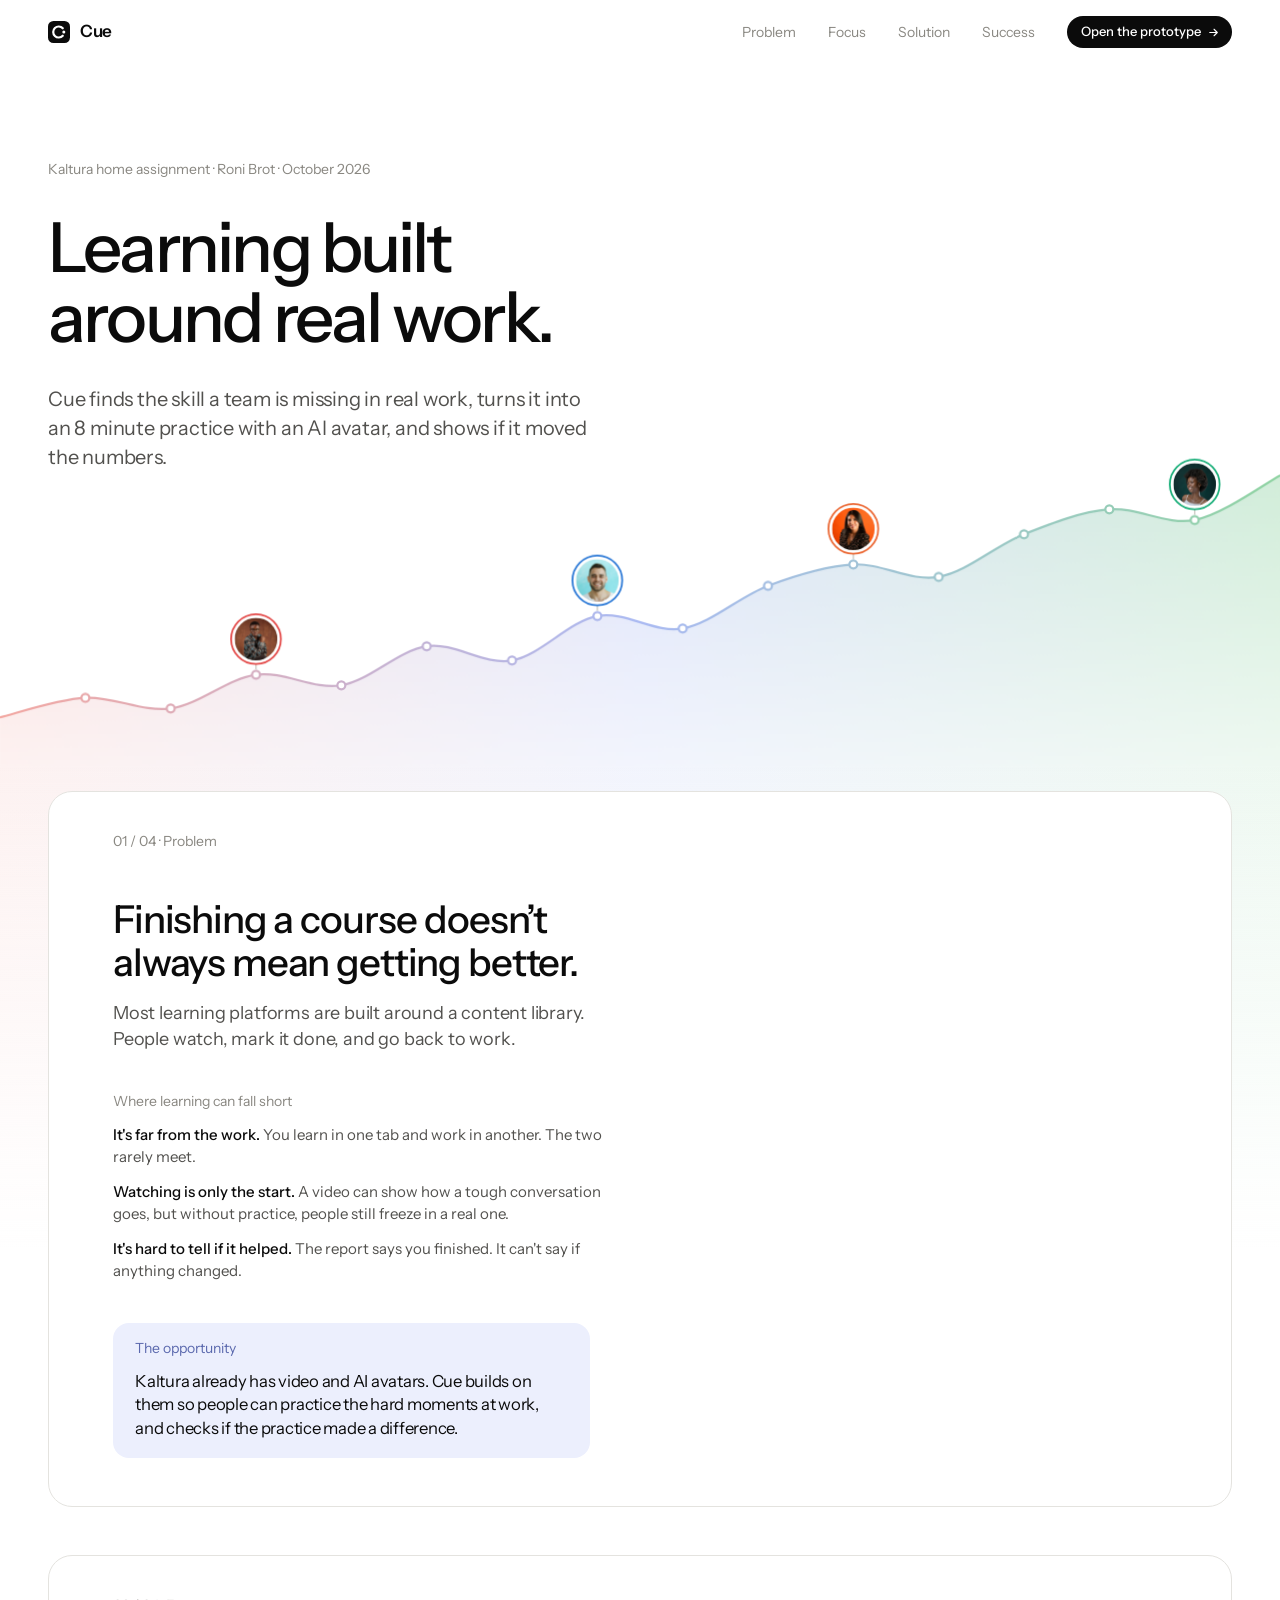
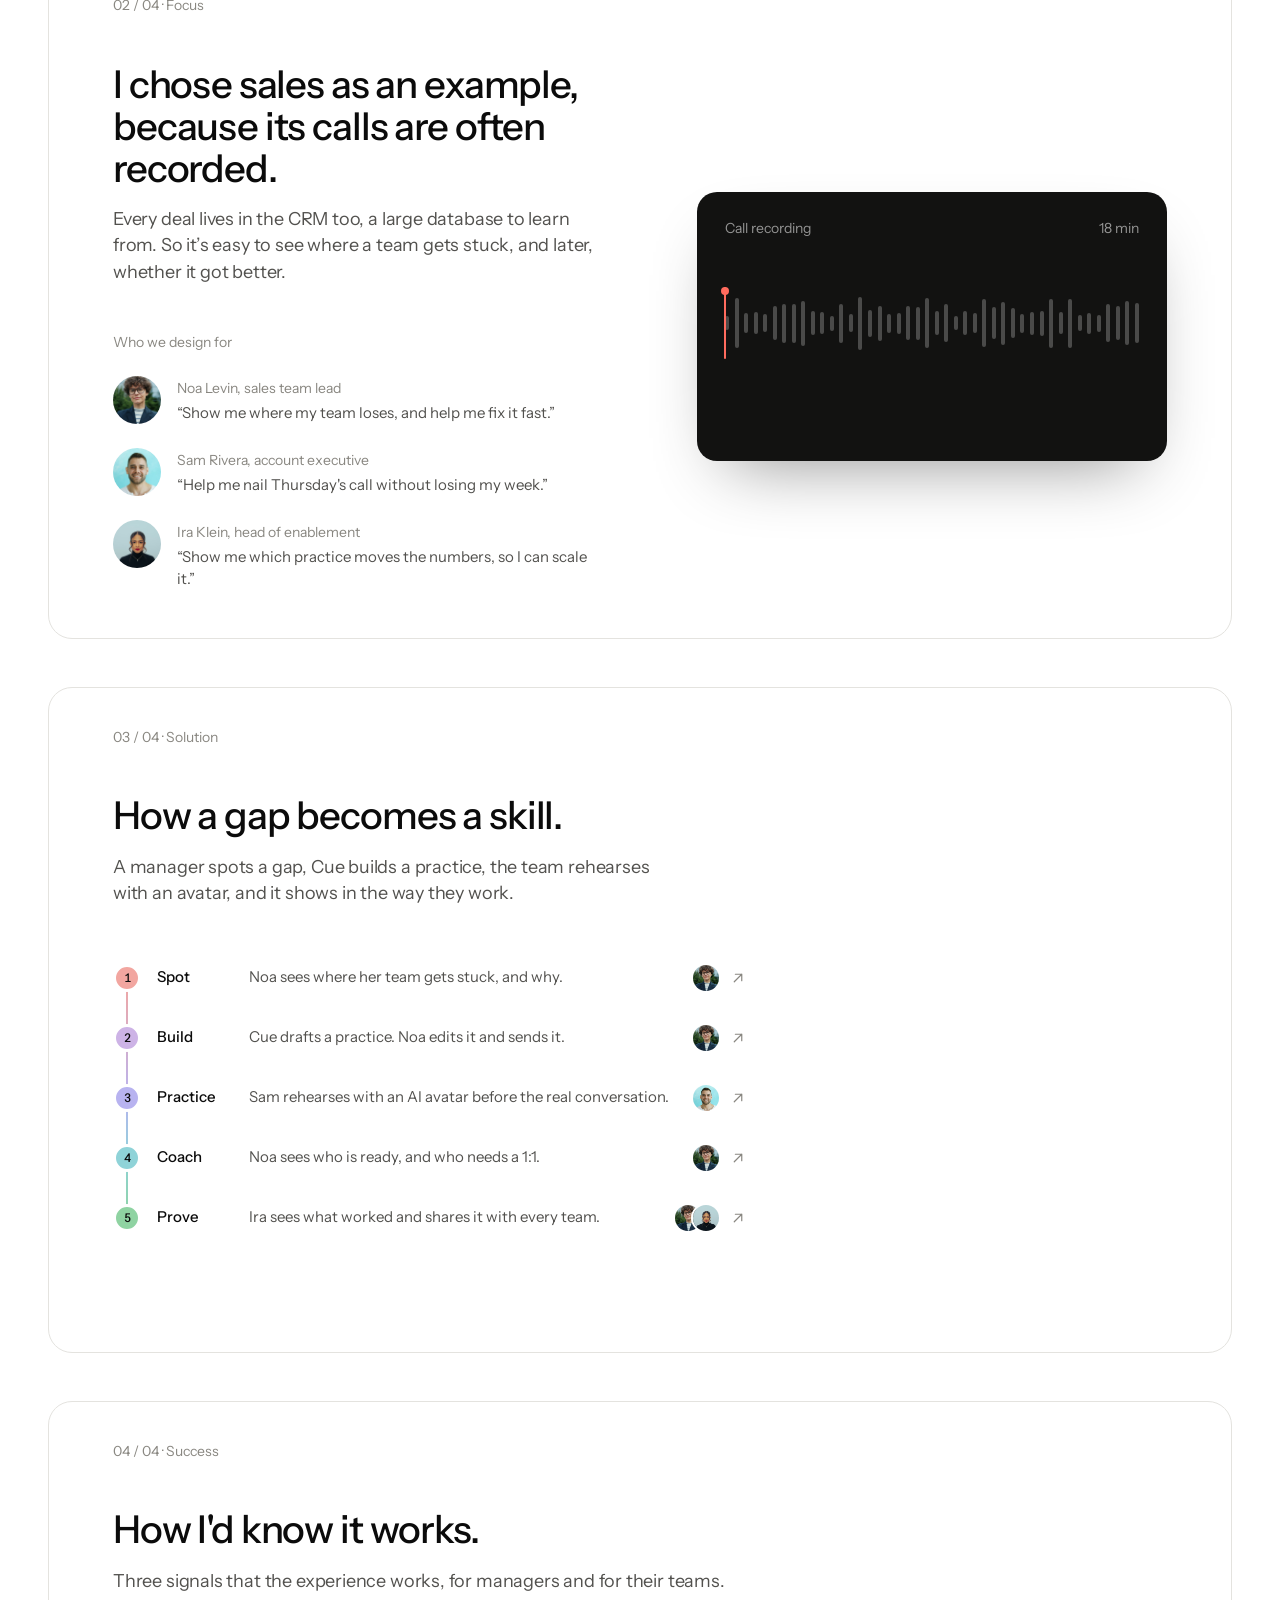
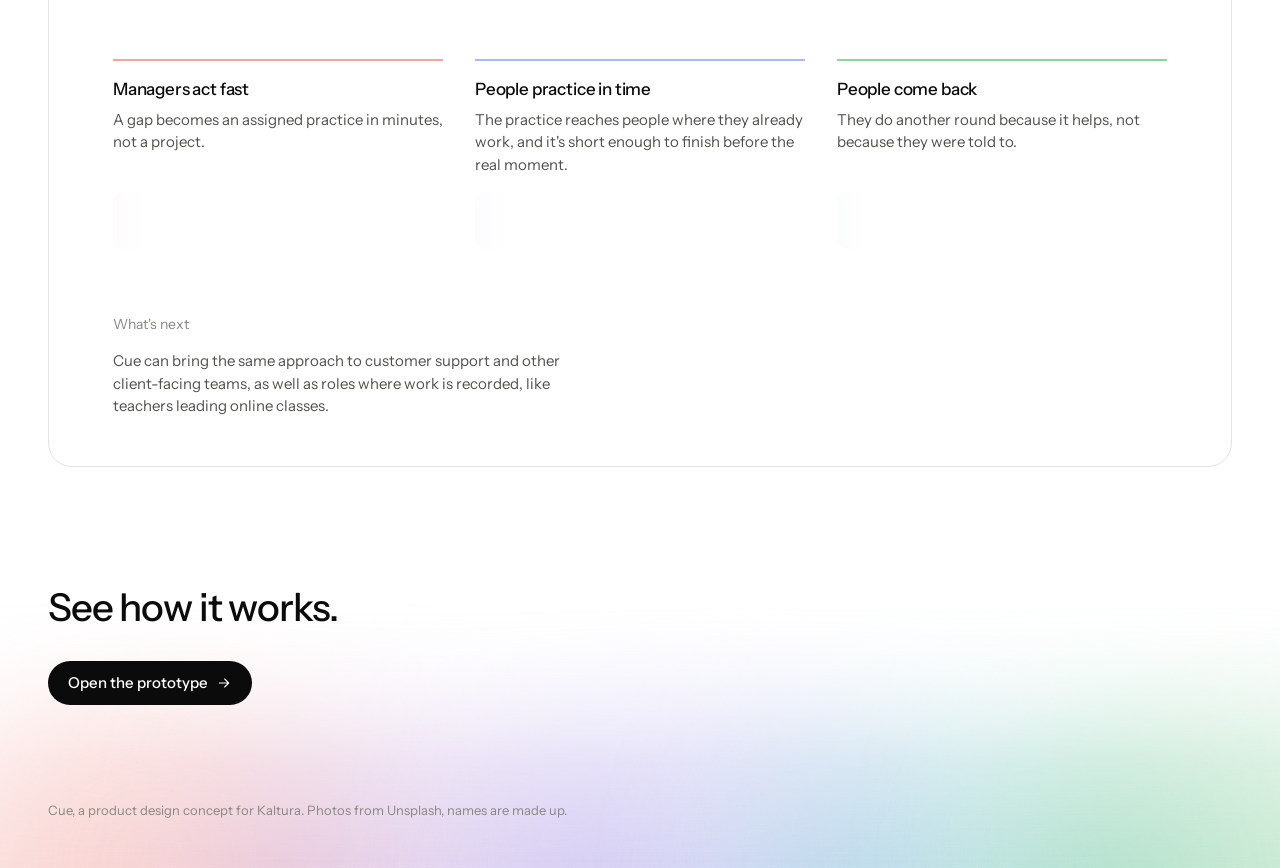
<file: index.html>
<!doctype html>
<html lang="en">
<head>
  <meta charset="utf-8">
  <meta name="viewport" content="width=device-width, initial-scale=1">
  <title>Cue · Kaltura home assignment</title>
  <meta name="description" content="Cue: learning built around real work. A Kaltura home assignment by Roni Brot, in four slides and a prototype.">
  <link rel="icon" href="favicon.svg" type="image/svg+xml">
  <link rel="preconnect" href="https://fonts.googleapis.com">
  <link rel="preconnect" href="https://fonts.gstatic.com" crossorigin>
  <link rel="stylesheet" href="https://fonts.googleapis.com/css2?family=Instrument+Sans:wght@400;500;600;700&display=swap">
  <link rel="stylesheet" href="css/tokens.css?v=8">
  <link rel="stylesheet" href="css/v2.css?v=114">
</head>
<body>

  <!-- SHELL: the page. The hero is the page's opening; the four slides follow -->
  <header class="shell-nav" data-component="Shell/Nav">
    <div class="shell-wrap">
      <a class="shell-brand" href="#top"><img src="favicon.svg" alt="">Cue</a>
      <nav class="shell-links" aria-label="Slides">
        <a href="#problem">Problem</a>
        <a href="#focus">Focus</a>
        <a href="#solution">Solution</a>
        <a href="#success">Success</a>
      </nav>
      <a class="shell-nav-cta" href="prototype.html" data-proto-link data-component="Shell/Prototype button">Open the prototype<svg viewBox="0 0 24 24" aria-hidden="true"><path d="M5 12h14M13 6l6 6-6 6"/></svg></a>
      <!-- Present mode is hidden for now. Remove "hidden" to bring the button back -->
      <button class="shell-present" data-present="1" data-component="Shell/Present" hidden>
        <svg viewBox="0 0 24 24" aria-hidden="true"><path d="M8 5.5v13l10.5-6.5Z"/></svg>Present
      </button>
    </div>
  </header>

  <main id="top">
    <section class="shell-cover" data-component="Shell/Cover">
      <div class="shell-wrap">
        <div class="shell-label">Kaltura home assignment · Roni Brot · October 2026</div>
        <h1 class="shell-display">Learning built<br> around real work.</h1>
        <p class="shell-lead">Cue finds the skill a team is missing in real work, turns it into an 8 minute practice with an AI avatar, and shows if it moved the numbers.</p>
      </div>
      <div class="shell-hero-bg"></div>
    </section>

    <!-- Slide 1 -->
    <section class="shell-section slide" id="problem" data-slide="1" aria-label="Slide 1 of 4: Problem" data-component="Shell/Slide">
      <div class="shell-wrap">
        <article class="slide-frame slide-frame--lxp">
          <header class="slide-head"><span class="shell-label">01 / 04 · Problem</span></header>
          <div class="lxp-layout">
            <div class="lxp-text">
              <h2 class="shell-title">Finishing a course doesn’t always mean getting better.</h2>
              <p class="shell-lead">Most learning platforms are built around a content library. People watch, mark it done, and go back to work.</p>
              <div class="lxp-points">
                <div>
                  <div class="shell-label">Where learning can fall short</div>
                  <ul class="shell-list">
                    <li><b>It's far from the work.</b> You learn in one tab and work in another. The two rarely meet.</li>
                    <li><b>Watching is only the start.</b> A video can show how a tough conversation goes, but without practice, people still freeze in a real one.</li>
                    <li><b>It's hard to tell if it helped.</b> The report says you finished. It can't say if anything changed.</li>
                  </ul>
                </div>
                <div class="opp-panel">
                  <div class="shell-label">The opportunity</div>
                  <p class="slide-answer">Kaltura already has video and AI avatars. Cue builds on them so people can practice the hard moments at work, and checks if the practice made a difference.</p>
                </div>
              </div>
            </div>
            <figure class="bento" data-appear data-component="Shell/LXP library" aria-label="Today's learning library: courses marked Completed with their views and stars, and a report that counts hours watched and completion rate, but not the effect on results.">
              <div class="bento-courses" aria-hidden="true">
                <div class="bento-cell" style="--d:0"><img src="assets/lxp/c02.jpg" alt=""><span class="lxp-done"><svg viewBox="0 0 12 12" aria-hidden="true"><path d="M2 6.5 5 9l5-6"/></svg>Completed</span><div class="bento-cap"><b>Negotiation essentials</b><span>31k views · ★ 4.6</span></div></div>
                <div class="bento-cell" style="--d:1"><img src="assets/lxp/c07.jpg" alt=""><span class="lxp-done"><svg viewBox="0 0 12 12" aria-hidden="true"><path d="M2 6.5 5 9l5-6"/></svg>Completed</span><div class="bento-cap"><b>Storytelling on stage</b><span>18k views · ★ 4.8</span></div></div>
                <div class="bento-cell" style="--d:2"><img src="assets/lxp/c09.jpg" alt=""><span class="lxp-done"><svg viewBox="0 0 12 12" aria-hidden="true"><path d="M2 6.5 5 9l5-6"/></svg>Completed</span><div class="bento-cap"><b>Leading your first team</b><span>27k views · ★ 4.7</span></div></div>
                <div class="bento-cell" style="--d:3"><img src="assets/lxp/c01.jpg" alt=""><div class="bento-cap"><b>Presenting with confidence</b><span>12k views · ★ 4.7</span></div></div>
              </div>
              <div class="bento-report">
                <span class="bento-report-title">Learning report · Q3</span>
                <div class="bento-stat">Hours watched<b>1,240</b></div>
                <div class="bento-stat">Completion rate<b>86%</b></div>
                <div class="bento-stat is-missing">Effect on results<b>Not tracked</b></div>
              </div>
            </figure>
          </div>
        </article>
      </div>
    </section>

    <!-- Slide 2 -->
    <section class="shell-section slide" id="focus" data-slide="2" aria-label="Slide 2 of 4: Focus" data-component="Shell/Slide">
      <div class="shell-wrap">
        <article class="slide-frame slide-frame--focus">
          <header class="slide-head"><span class="shell-label">02 / 04 · Focus</span></header>
          <div class="focus-layout">
            <div class="focus-text">
              <h2 class="shell-title">I chose sales as an example, because its calls are often recorded.</h2>
              <p class="shell-lead">Every deal lives in the CRM too, a large database to learn from. So it’s easy to see where a team gets stuck, and later, whether it got better.</p>
              <div class="who" data-component="Shell/People">
                <div class="shell-label">Who we design for</div>
                <ul class="who-list">
                  <li><img src="assets/people/noa.jpg" alt=""><div><span class="shell-person">Noa Levin, sales team lead</span><q>Show me where my team loses, and help me fix it fast.</q></div></li>
                  <li><img src="assets/people/sam.jpg" alt=""><div><span class="shell-person">Sam Rivera, account executive</span><q>Help me nail Thursday's call without losing my week.</q></div></li>
                  <li><img src="assets/people/ira.jpg" alt=""><div><span class="shell-person">Ira Klein, head of enablement</span><q>Show me which practice moves the numbers, so I can scale it.</q></div></li>
                </ul>
              </div>
            </div>
            <figure class="call" data-appear data-component="Shell/Call record" aria-label="One recorded sales call, 18 minutes long. At 4:12 the price came up, and the client said: Your price is 20% higher than the other quote.">
              <div class="call-head"><span>Call recording</span><span>18 min</span></div>
              <div class="call-wave" aria-hidden="true"><i style="--h:14px"></i><i style="--h:50px"></i><i style="--h:20px"></i><i style="--h:22px"></i><i style="--h:18px"></i><i style="--h:34px"></i><i style="--h:39px"></i><i style="--h:39px"></i><i style="--h:45px"></i><i style="--h:24px"></i><i style="--h:22px"></i><i style="--h:15px"></i><i class="is-moment" style="--h:39px"></i><i class="is-moment" style="--h:18px"></i><i class="is-moment" style="--h:53px"></i><i style="--h:27px"></i><i style="--h:35px"></i><i style="--h:19px"></i><i style="--h:21px"></i><i style="--h:34px"></i><i style="--h:33px"></i><i style="--h:50px"></i><i style="--h:24px"></i><i style="--h:38px"></i><i style="--h:14px"></i><i style="--h:24px"></i><i style="--h:20px"></i><i style="--h:48px"></i><i style="--h:32px"></i><i style="--h:43px"></i><i style="--h:30px"></i><i style="--h:19px"></i><i style="--h:23px"></i><i style="--h:25px"></i><i style="--h:49px"></i><i style="--h:22px"></i><i style="--h:49px"></i><i style="--h:16px"></i><i style="--h:21px"></i><i style="--h:17px"></i><i style="--h:38px"></i><i style="--h:34px"></i><i style="--h:44px"></i><i style="--h:40px"></i><span class="call-mark"><span class="call-tag">4:12 · Price came up</span></span></div>
              <div class="call-quote"><span>Client says</span><p>“Your price is 20% higher than the other quote.”</p></div>
            </figure>
          </div>
        </article>
      </div>
    </section>

    <!-- Slide 3 -->
    <section class="shell-section slide" id="solution" data-slide="3" aria-label="Slide 3 of 4: Solution" data-component="Shell/Slide">
      <div class="shell-wrap">
        <article class="slide-frame">
          <header class="slide-head"><span class="shell-label">03 / 04 · Solution</span></header>
          <div class="slide-cols slide-cols--flow">
            <div>
              <h2 class="shell-title">How a gap becomes a skill.</h2>
              <p class="shell-lead">A manager spots a gap, Cue builds a practice, the team rehearses with an avatar, and it shows in the way they work.</p>
              <ol class="flow-steps" data-appear data-component="Shell/Flow">
                <li style="--c:#f2a6a0"><a href="prototype.html#step-1" data-proto-link>
                  <span class="flow-step-n">1</span>
                  <span class="flow-step-text"><b>Spot</b><span>Noa sees where her team gets stuck, and why.</span></span>
                  <span class="flow-step-who"><img src="assets/people/noa.jpg" alt="Noa Levin"></span>
                  <svg class="flow-step-go" viewBox="0 0 24 24" aria-hidden="true"><path d="M7 17 17 7M8.5 7H17v8.5"/></svg></a></li>
                <li style="--c:#cdb3e6"><a href="prototype.html#step-3" data-proto-link>
                  <span class="flow-step-n">2</span>
                  <span class="flow-step-text"><b>Build</b><span>Cue drafts a practice. Noa edits it and sends it.</span></span>
                  <span class="flow-step-who"><img src="assets/people/noa.jpg" alt="Noa Levin"></span>
                  <svg class="flow-step-go" viewBox="0 0 24 24" aria-hidden="true"><path d="M7 17 17 7M8.5 7H17v8.5"/></svg></a></li>
                <li style="--c:#b8b3f0"><a href="prototype.html#step-6" data-proto-link>
                  <span class="flow-step-n">3</span>
                  <span class="flow-step-text"><b>Practice</b><span>Sam rehearses with an AI avatar before the real conversation.</span></span>
                  <span class="flow-step-who"><img src="assets/people/sam.jpg" alt="Sam Rivera"></span>
                  <svg class="flow-step-go" viewBox="0 0 24 24" aria-hidden="true"><path d="M7 17 17 7M8.5 7H17v8.5"/></svg></a></li>
                <li style="--c:#8fd3d8"><a href="prototype.html#step-11" data-proto-link>
                  <span class="flow-step-n">4</span>
                  <span class="flow-step-text"><b>Coach</b><span>Noa sees who is ready, and who needs a 1:1.</span></span>
                  <span class="flow-step-who"><img src="assets/people/noa.jpg" alt="Noa Levin"></span>
                  <svg class="flow-step-go" viewBox="0 0 24 24" aria-hidden="true"><path d="M7 17 17 7M8.5 7H17v8.5"/></svg></a></li>
                <li style="--c:#8fd3a2"><a href="prototype.html#step-13" data-proto-link>
                  <span class="flow-step-n">5</span>
                  <span class="flow-step-text"><b>Prove</b><span>Ira sees what worked and shares it with every team.</span></span>
                  <span class="flow-step-who"><img src="assets/people/noa.jpg" alt="Noa Levin"><img src="assets/people/ira.jpg" alt="Ira Klein"></span>
                  <svg class="flow-step-go" viewBox="0 0 24 24" aria-hidden="true"><path d="M7 17 17 7M8.5 7H17v8.5"/></svg></a></li>
              </ol>
            </div>
          </div>
        </article>
      </div>
    </section>

    <!-- Slide 4 -->
    <section class="shell-section slide" id="success" data-slide="4" aria-label="Slide 4 of 4: Success" data-component="Shell/Slide">
      <div class="shell-wrap">
        <article class="slide-frame slide-frame--steps">
          <header class="slide-head"><span class="shell-label">04 / 04 · Success</span></header>
          <h2 class="shell-title">How I'd know it works.</h2>
          <p class="shell-lead">Three signals that the experience works, for managers and for their teams.</p>
          <ol class="ladder" data-appear data-component="Shell/Ladder">
            <li style="--c:var(--viz-down)"><b>Managers act fast</b><p>A gap becomes an assigned practice in minutes, not a project.</p><span class="ladder-measure"><span class="ladder-measure-label">Metric</span><span>Time from seeing an insight to sending a practice</span></span></li>
            <li style="--c:var(--viz-calm)"><b>People practice in time</b><p>The practice reaches people where they already work, and it's short enough to finish before the real moment.</p><span class="ladder-measure"><span class="ladder-measure-label">Metric</span><span>% who practice before the real conversation</span></span></li>
            <li style="--c:var(--viz-up)"><b>People come back</b><p>They do another round because it helps, not because they were told to.</p><span class="ladder-measure"><span class="ladder-measure-label">Metric</span><span>% who practice again on their own</span></span></li>
          </ol>
          <div class="slide-cols">
            <div>
              <div class="shell-label">What's next</div>
              <p class="shell-text">Cue can bring the same approach to customer support and other client-facing teams, as well as roles where work is recorded, like teachers leading online classes.</p>
            </div>
          </div>
        </article>
      </div>
    </section>

    <!-- After the slides: the prototype -->
    <section class="shell-close" data-component="Shell/Prototype link">
      <div class="shell-wrap">
        <h2 class="shell-title">See how it works.</h2>
        <a class="shell-btn" href="prototype.html" data-proto-link>Open the prototype<svg viewBox="0 0 24 24" aria-hidden="true"><path d="M5 12h14M13 6l6 6-6 6"/></svg></a>
      </div>
    </section>
  </main>

  <footer class="shell-foot">
    <!-- A soft glow in the deck's colors, drifting slowly behind the closing and the footer -->
    <div class="end-glow" aria-hidden="true"><i></i><i></i><i></i><i></i><i></i></div>
    <div class="shell-wrap">Cue, a product design concept for Kaltura. Photos from Unsplash, names are made up.</div>
  </footer>

  <!-- Present mode: one slide at a time. Its own small bar, bottom right -->
  <div class="present-bar" data-component="Shell/Present bar" aria-label="Presentation controls">
    <span class="present-count" data-present-count>1 / 4</span>
    <button class="present-arrow" data-present-go="-1" aria-label="Previous slide"><svg viewBox="0 0 24 24" aria-hidden="true"><path d="M15 6l-6 6 6 6"/></svg></button>
    <button class="present-arrow" data-present-go="1" aria-label="Next slide"><svg viewBox="0 0 24 24" aria-hidden="true"><path d="M9 6l6 6-6 6"/></svg></button>
    <a class="present-proto shell-btn" href="prototype.html" data-proto-link data-present-proto>Open the prototype<svg viewBox="0 0 24 24" aria-hidden="true"><path d="M5 12h14M13 6l6 6-6 6"/></svg></a>
    <button class="present-exit" data-present-exit>Exit</button>
  </div>

  <script src="js/hero.js?v=6"></script>
  <script src="js/v2.js?v=8"></script>
</body>
</html>
</file>
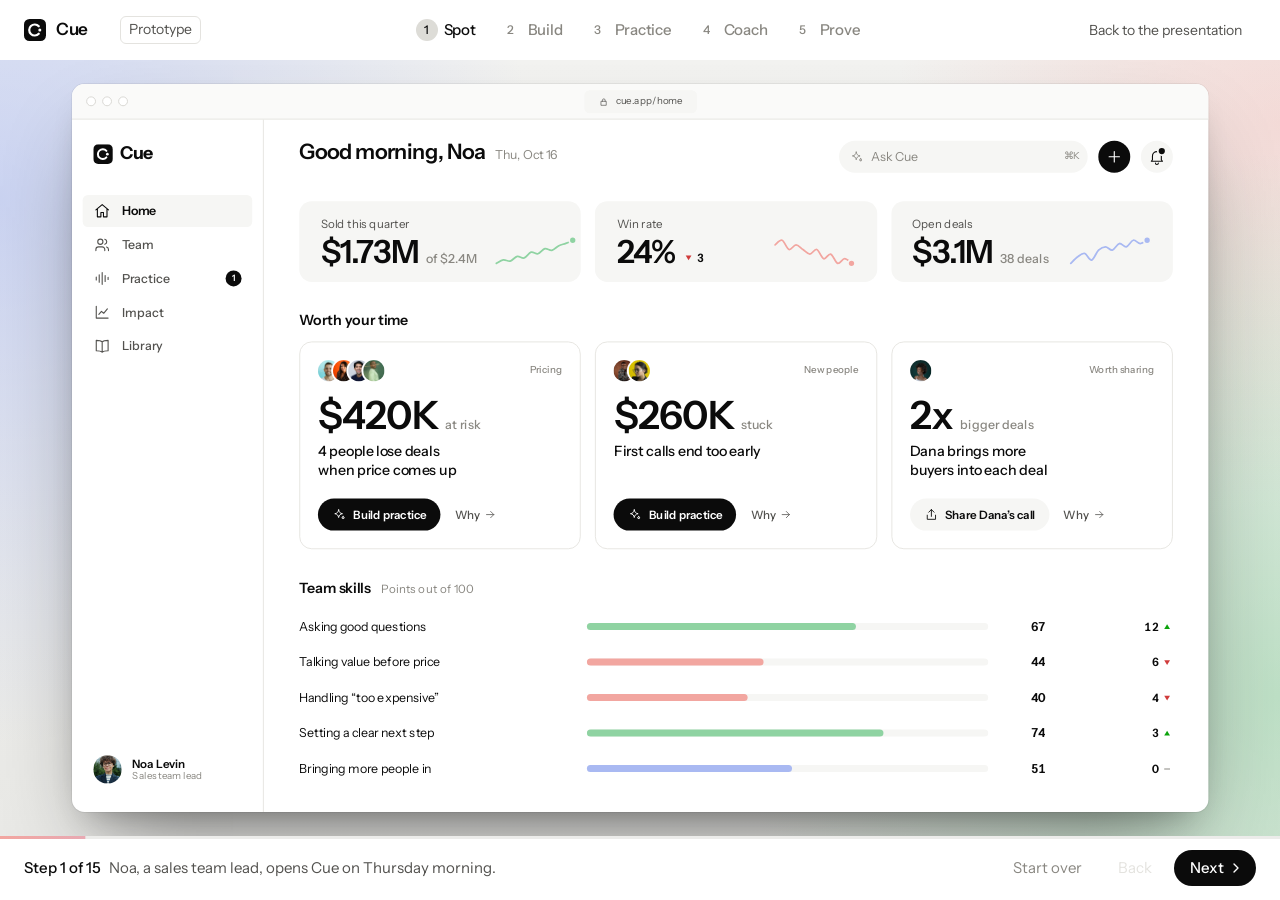
<file: prototype.html>
<!doctype html>
<html lang="en" data-proto-page>
<head>
  <meta charset="utf-8">
  <meta name="viewport" content="width=device-width, initial-scale=1">
  <title>Cue · Prototype</title>
  <meta name="description" content="The Cue prototype: a clickable walkthrough of the concept, from Noa's homepage to the impact of a practice.">
  <link rel="icon" href="favicon.svg" type="image/svg+xml">
  <link rel="preconnect" href="https://fonts.googleapis.com">
  <link rel="preconnect" href="https://fonts.gstatic.com" crossorigin>
  <link rel="stylesheet" href="https://fonts.googleapis.com/css2?family=Instrument+Sans:wght@400;500;600;700&family=Geist+Mono:wght@400;500&family=Lato:wght@400;700;900&family=Roboto:wght@400;500;700&display=swap">
  <link rel="stylesheet" href="https://fonts.googleapis.com/css2?family=Material+Symbols+Outlined:opsz,wght,FILL,GRAD@20..24,400,0,0&display=block">
  <link rel="stylesheet" href="css/tokens.css?v=8">
  <link rel="stylesheet" href="css/v2.css?v=114">
  <link rel="stylesheet" href="css/app.css?v=107">
</head>
<body class="proto-page">
  <svg width="0" height="0" style="position:absolute" aria-hidden="true">
    <defs>
      <linearGradient id="cue-spark-fill" x1="0" y1="0" x2="0" y2="1">
        <stop offset="0" stop-color="#0b0b0b" stop-opacity=".12"/>
        <stop offset="1" stop-color="#0b0b0b" stop-opacity="0"/>
      </linearGradient>
    </defs>
  </svg>

  <!-- The prototype on its own page. Its bar is the only navigation here -->
  <header class="proto-top" data-component="Prototype/Bar">
    <a class="shell-brand" href="index.html" data-proto-return><img src="favicon.svg" alt="">Cue</a>
    <span class="shell-label proto-top-tag">Prototype</span>
    <ol class="shell-loop" data-component="Shell/Loop" aria-label="Jump to a move">
      <li><button data-act="0"><span class="shell-label">1</span>Spot</button></li>
      <li><button data-act="1"><span class="shell-label">2</span>Build</button></li>
      <li><button data-act="2"><span class="shell-label">3</span>Practice</button></li>
      <li><button data-act="3"><span class="shell-label">4</span>Coach</button></li>
      <li><button data-act="4"><span class="shell-label">5</span>Prove</button></li>
    </ol>
    <a class="proto-return" href="index.html#solution" data-proto-return>Back to the presentation</a>
  </header>
  <!-- Shown on phones only -->
  <p class="proto-phone-note">Best viewed on a computer.</p>

  <section class="shell-stage proto-stage" aria-label="Prototype" data-component="Shell/Stage">
    <img class="shell-stage-bg" src="assets/people/sam-full.jpg" alt="">
    <div class="shell-stage-fit">
      <div id="cue-proto"></div>
    </div>
  </section>

  <footer class="proto-caption" data-component="Prototype/Caption">
    <p class="shell-caption-text"><b data-proto-step>Step 1 of 15</b><span data-proto-caption></span></p>
    <span data-proto-extra></span>
    <div class="shell-controls">
      <button data-proto="prev">Back</button>
      <button data-proto="next">Next<svg viewBox="0 0 24 24" aria-hidden="true"><path d="m9 6 6 6-6 6"/></svg></button>
      <button data-proto="restart">Start over</button>
    </div>
  </footer>

  <script src="js/icons.js?v=8"></script>
  <script src="js/charts.js?v=7"></script>
  <script src="js/app.js?v=120"></script>
  <script>
    /* Opened from Present mode: going back returns to the slide, still presenting */
    (function () {
      var q = new URLSearchParams(location.search);
      if (q.get('return') !== 'present') return;
      var to = 'index.html?present=' + (q.get('slide') || '3');
      document.querySelectorAll('[data-proto-return]').forEach(function (a) { a.href = to; });
    })();
  </script>
</body>
</html>
</file>
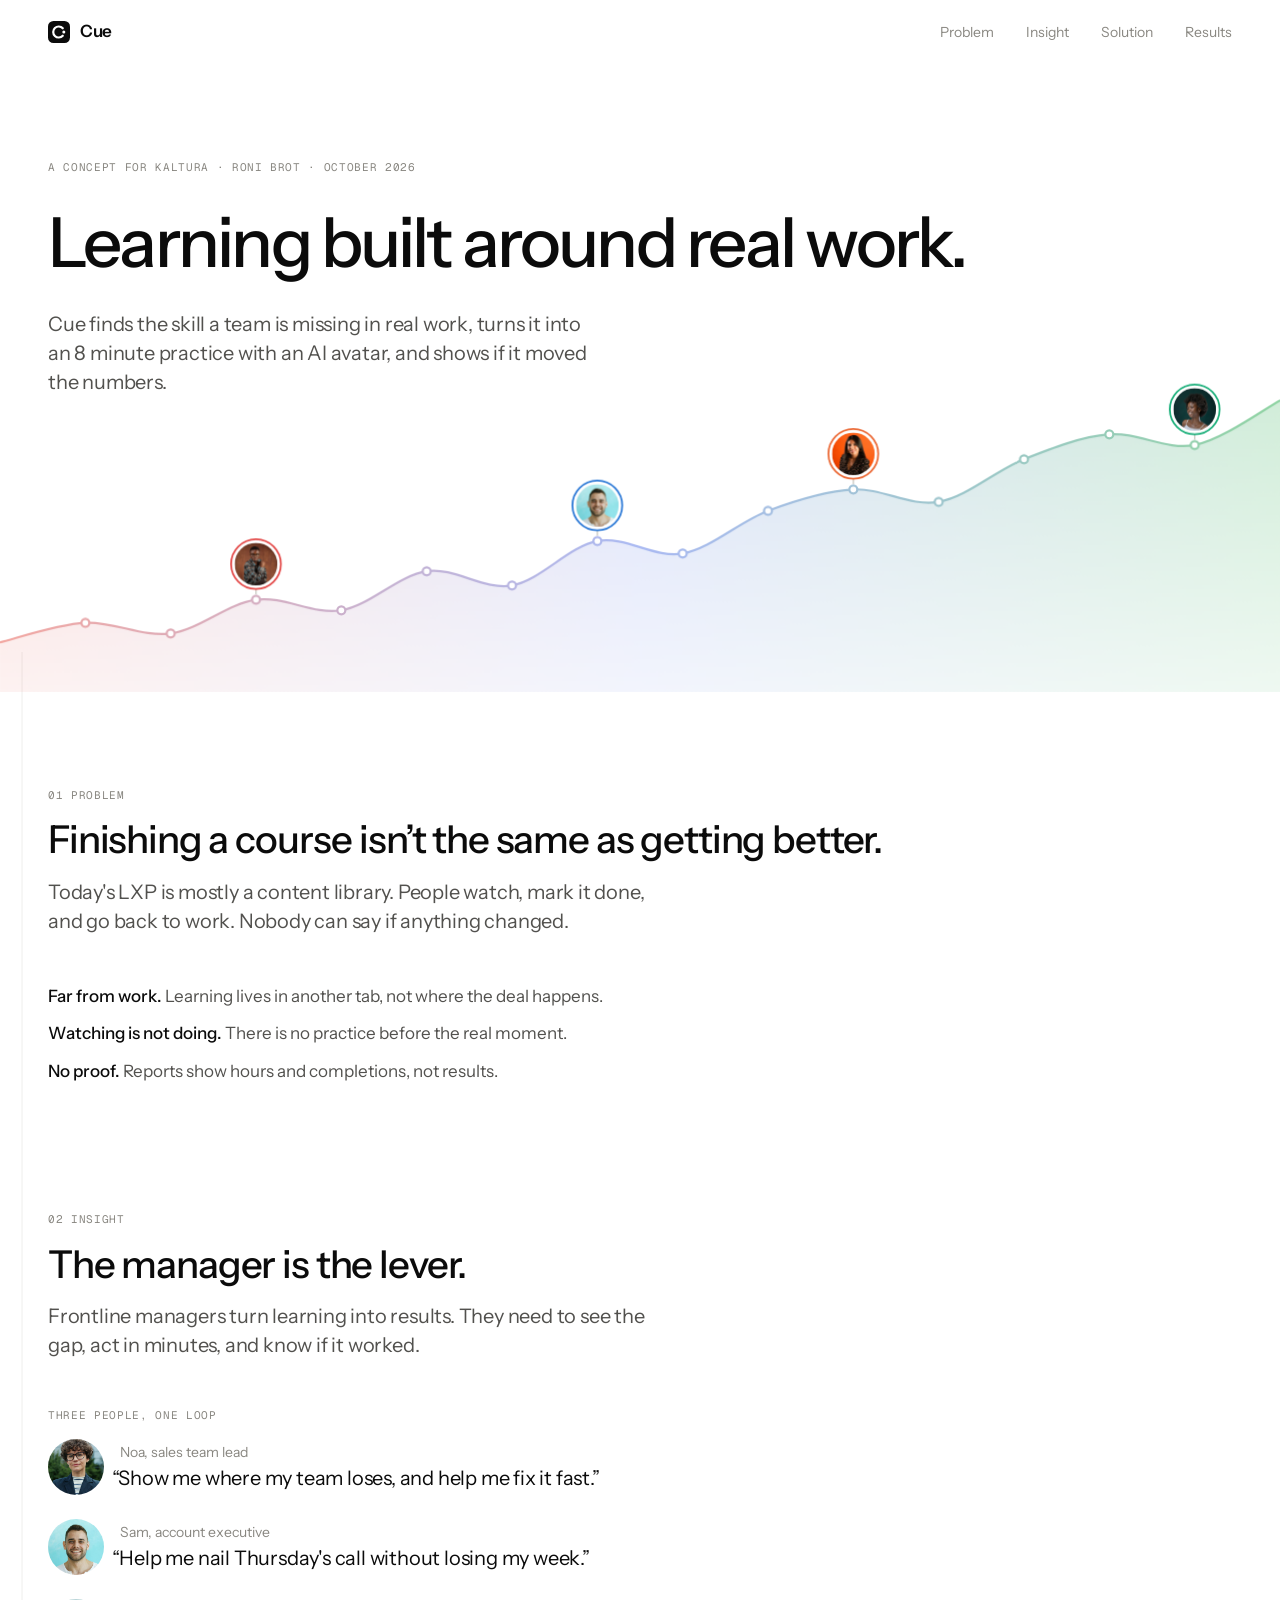
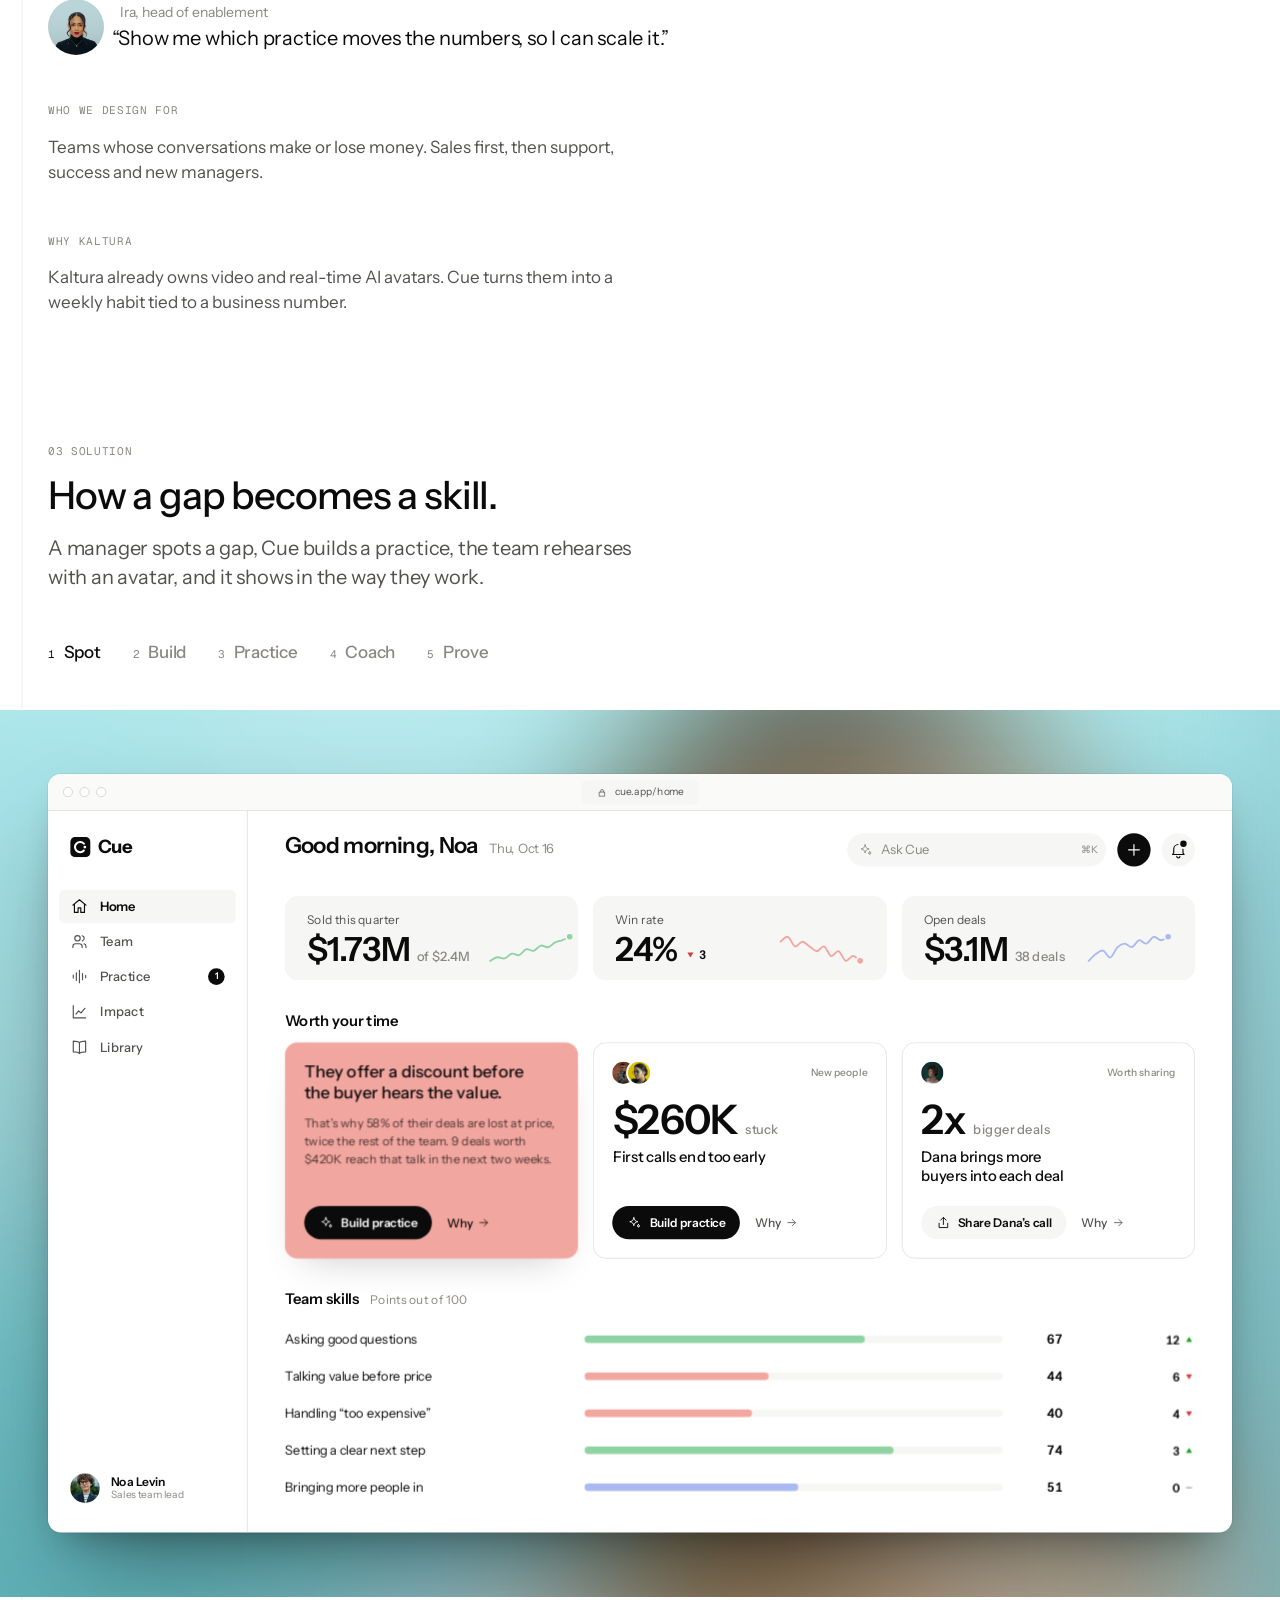
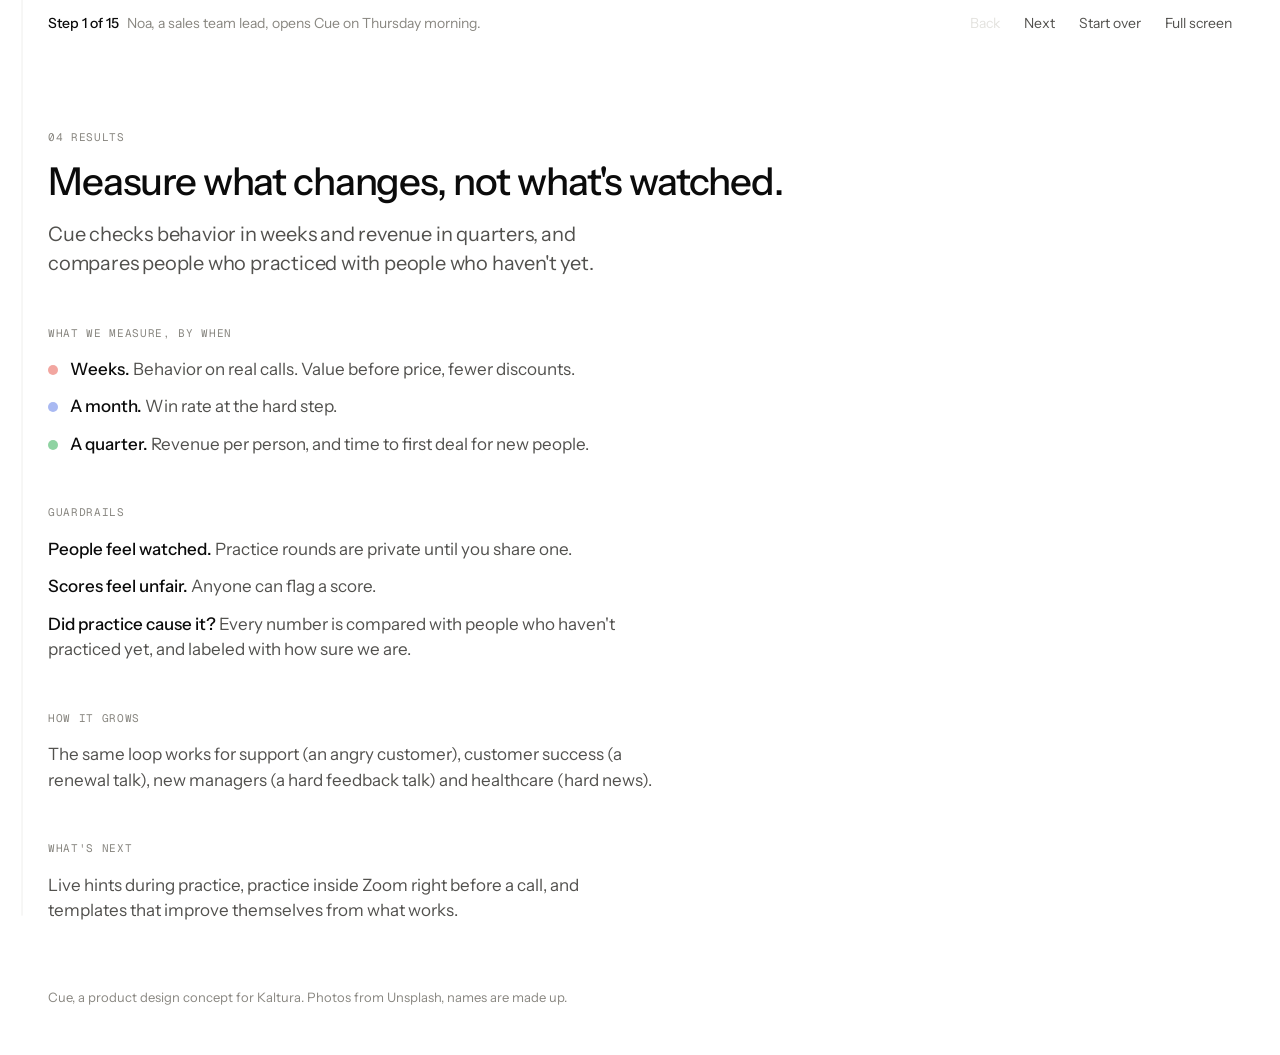
<file: v1.html>
<!doctype html>
<html lang="en">
<head>
  <meta charset="utf-8">
  <meta name="viewport" content="width=device-width, initial-scale=1">
  <title>Cue · A concept for Kaltura</title>
  <meta name="description" content="Cue: outcome-driven learning. Practice the real moment, prove it in the numbers. A product design concept for Kaltura by Roni Brot.">
  <link rel="icon" href="favicon.svg" type="image/svg+xml">
  <link rel="preconnect" href="https://fonts.googleapis.com">
  <link rel="preconnect" href="https://fonts.gstatic.com" crossorigin>
  <link rel="stylesheet" href="https://fonts.googleapis.com/css2?family=Instrument+Sans:wght@400;500;600;700&family=Geist+Mono:wght@400;500&family=Lato:wght@400;700;900&family=Roboto:wght@400;500;700&display=swap">
  <link rel="stylesheet" href="https://fonts.googleapis.com/css2?family=Material+Symbols+Outlined:opsz,wght,FILL,GRAD@20..24,400,0,0&display=block">
  <link rel="stylesheet" href="css/tokens.css?v=8">
  <link rel="stylesheet" href="css/shell.css?v=16">
  <link rel="stylesheet" href="css/app.css?v=107">
</head>
<body>
  <!-- Shared SVG defs -->
  <svg width="0" height="0" style="position:absolute" aria-hidden="true">
    <defs>
      <linearGradient id="cue-spark-fill" x1="0" y1="0" x2="0" y2="1">
        <stop offset="0" stop-color="#0b0b0b" stop-opacity=".12"/>
        <stop offset="1" stop-color="#0b0b0b" stop-opacity="0"/>
      </linearGradient>
    </defs>
  </svg>

  <!-- SHELL: the presentation -->
  <header class="shell-nav" data-component="Shell/Nav">
    <div class="shell-wrap">
      <a class="shell-brand" href="#top"><img src="favicon.svg" alt="">Cue</a>
      <nav class="shell-links" aria-label="Sections">
        <a href="#problem">Problem</a>
        <a href="#insight">Insight</a>
        <a href="#solution">Solution</a>
        <a href="#results">Results</a>
      </nav>
    </div>
  </header>

  <main id="top">
    <section class="shell-cover" data-component="Shell/Cover">
      <div class="shell-wrap">
        <div class="shell-label">A concept for Kaltura · Roni Brot · October 2026</div>
        <h1 class="shell-display">Learning built around real work.</h1>
        <p class="shell-lead">Cue finds the skill a team is missing in real work, turns it into an 8 minute practice with an AI avatar, and shows if it moved the numbers.</p>
      </div>
      <div class="shell-hero-bg"></div>
    </section>

    <section class="shell-section" id="problem" data-component="Shell/Section">
      <div class="shell-wrap">
        <div class="shell-label">01 Problem</div>
        <h2 class="shell-title">Finishing a course isn’t the same as getting better.</h2>
        <p class="shell-lead">Today's LXP is mostly a content library. People watch, mark it done, and go back to work. Nobody can say if anything changed.</p>
        <ul class="shell-list">
          <li><b>Far from work.</b> Learning lives in another tab, not where the deal happens.</li>
          <li><b>Watching is not doing.</b> There is no practice before the real moment.</li>
          <li><b>No proof.</b> Reports show hours and completions, not results.</li>
        </ul>
      </div>
    </section>

    <section class="shell-section" id="insight" data-component="Shell/Section">
      <div class="shell-wrap">
        <div class="shell-label">02 Insight</div>
        <h2 class="shell-title">The manager is the lever.</h2>
        <p class="shell-lead">Frontline managers turn learning into results. They need to see the gap, act in minutes, and know if it worked.</p>
        <div class="shell-block">
          <div class="shell-label">Three people, one loop</div>
          <ul class="shell-people">
            <li><img src="assets/people/noa.jpg" alt=""><div><span class="shell-person">Noa, sales team lead</span><q>Show me where my team loses, and help me fix it fast.</q></div></li>
            <li><img src="assets/people/sam.jpg" alt=""><div><span class="shell-person">Sam, account executive</span><q>Help me nail Thursday's call without losing my week.</q></div></li>
            <li><img src="assets/people/ira.jpg" alt=""><div><span class="shell-person">Ira, head of enablement</span><q>Show me which practice moves the numbers, so I can scale it.</q></div></li>
          </ul>
        </div>
        <div class="shell-block">
          <div class="shell-label">Who we design for</div>
          <p class="shell-text">Teams whose conversations make or lose money. Sales first, then support, success and new managers.</p>
        </div>
        <div class="shell-block">
          <div class="shell-label">Why Kaltura</div>
          <p class="shell-text">Kaltura already owns video and real-time AI avatars. Cue turns them into a weekly habit tied to a business number.</p>
        </div>
      </div>
    </section>

    <section class="shell-section" id="solution" data-component="Shell/Section">
      <div class="shell-wrap">
        <div class="shell-label">03 Solution</div>
        <h2 class="shell-title">How a gap becomes a skill.</h2>
        <p class="shell-lead">A manager spots a gap, Cue builds a practice, the team rehearses with an avatar, and it shows in the way they work.</p>
        <ol class="shell-loop" data-component="Shell/Loop" aria-label="Jump to a move">
          <li><button data-act="0"><span class="shell-label">1</span>Spot</button></li>
          <li><button data-act="1"><span class="shell-label">2</span>Build</button></li>
          <li><button data-act="2"><span class="shell-label">3</span>Practice</button></li>
          <li><button data-act="3"><span class="shell-label">4</span>Coach</button></li>
          <li><button data-act="4"><span class="shell-label">5</span>Prove</button></li>
        </ol>
      </div>
    </section>

    <!-- PRODUCT: the prototype sits on its own stage -->
    <section class="shell-stage" aria-label="Prototype" data-component="Shell/Stage">
      <img class="shell-stage-bg" src="assets/people/sam-full.jpg" alt="">
      <div class="shell-stage-bar">
        <p class="shell-caption-text"><b data-proto-step>Step 1 of 15</b><span data-proto-caption></span></p>
        <span data-proto-extra></span>
        <div class="shell-controls">
          <button data-proto="prev">Back</button>
          <button data-proto="next">Next</button>
          <button data-proto="full">Exit full screen</button>
        </div>
      </div>
      <div class="shell-stage-fit">
        <div id="cue-proto"></div>
      </div>
      <p class="shell-stage-note shell-label">Best on a desktop screen</p>
    </section>

    <div class="shell-caption">
      <div class="shell-wrap">
        <p class="shell-caption-text"><b data-proto-step>Step 1 of 15</b><span data-proto-caption></span></p>
        <span data-proto-extra></span>
        <div class="shell-controls">
          <button data-proto="prev">Back</button>
          <button data-proto="next">Next</button>
          <button data-proto="restart">Start over</button>
          <button data-proto="full" class="shell-full-btn">Full screen</button>
        </div>
      </div>
    </div>

    <section class="shell-section" id="results" data-component="Shell/Section">
      <div class="shell-wrap">
        <div class="shell-label">04 Results</div>
        <h2 class="shell-title">Measure what changes, not what's watched.</h2>
        <p class="shell-lead">Cue checks behavior in weeks and revenue in quarters, and compares people who practiced with people who haven't yet.</p>
        <div class="shell-block">
          <div class="shell-label">What we measure, by when</div>
          <ul class="shell-list shell-list--time">
            <li><i style="--c:var(--viz-down)"></i><b>Weeks.</b> Behavior on real calls. Value before price, fewer discounts.</li>
            <li><i style="--c:var(--viz-calm)"></i><b>A month.</b> Win rate at the hard step.</li>
            <li><i style="--c:var(--viz-up)"></i><b>A quarter.</b> Revenue per person, and time to first deal for new people.</li>
          </ul>
        </div>
        <div class="shell-block">
          <div class="shell-label">Guardrails</div>
          <ul class="shell-list">
            <li><b>People feel watched.</b> Practice rounds are private until you share one.</li>
            <li><b>Scores feel unfair.</b> Anyone can flag a score.</li>
            <li><b>Did practice cause it?</b> Every number is compared with people who haven't practiced yet, and labeled with how sure we are.</li>
          </ul>
        </div>
        <div class="shell-block">
          <div class="shell-label">How it grows</div>
          <p class="shell-text">The same loop works for support (an angry customer), customer success (a renewal talk), new managers (a hard feedback talk) and healthcare (hard news).</p>
        </div>
        <div class="shell-block">
          <div class="shell-label">What's next</div>
          <p class="shell-text">Live hints during practice, practice inside Zoom right before a call, and templates that improve themselves from what works.</p>
        </div>
      </div>
    </section>
  </main>

  <footer class="shell-foot">
    <div class="shell-wrap">Cue, a product design concept for Kaltura. Photos from Unsplash, names are made up.</div>
  </footer>


  <script src="js/icons.js?v=8"></script>
  <script src="js/charts.js?v=7"></script>
  <script src="js/app.js?v=120"></script>
  <script src="js/hero.js?v=4"></script>
  <script src="js/shell.js?v=1"></script>
  <script src="js/sections.js?v=2"></script>
</body>
</html>
</file>
<file: css/tokens.css>
/* Cue design tokens.
   Every name maps 1:1 to a Figma variable: --color-ink-2 becomes color/ink/2,
   --space-5 becomes space/5, and so on. Change a value here, not in the components. */

:root {
  /* color / paper and ink */
  --color-paper: #ffffff;
  --color-paper-2: #f6f6f4;      /* hover, quiet fills */
  --color-paper-3: #ececea;      /* bar tracks */
  --color-ink: #0b0b0b;          /* text, rules, primary buttons */
  --color-ink-2: #52514e;        /* secondary text */
  --color-ink-3: #898781;        /* muted text, axis labels */
  --color-line: #e4e3df;         /* hairlines */
  --color-line-strong: #0b0b0b;  /* Swiss rules */

  /* color / change (only for up and down changes, always with an arrow and a label) */
  --color-up: #006300;
  --color-up-mark: #0ca30c;
  --color-up-soft: #e9f4e6;
  --color-down: #b3261e;
  --color-down-mark: #d03b3b;
  --color-down-soft: #fbebe9;

  /* color / viz. Pastel marks for graphs only. Numbers and labels stay black and white. */
  --viz-up: #8fd3a2;
  --viz-up-soft: #e6f6ea;
  --viz-down: #f2a6a0;
  --viz-down-soft: #fdeceb;
  --viz-calm: #a9b9f2;
  --viz-calm-soft: #eceffd;
  --viz-base: #e4e3de;

  /* color / person. Sampled from each photo's background, snapped to the chart palette.
     A person's line, dot or bar always uses their own color. */
  --person-sam: #2a78d6;
  --person-lucia: #eb6834;
  --person-dana: #1baf7a;
  --person-hana: #eda100;
  --person-theo: #008300;
  --person-omar: #6250d6;
  --person-kofi: #e34948;

  /* type / family */
  --font-sans: "Instrument Sans", "Helvetica Neue", Helvetica, Arial, sans-serif;
  --font-mono: "Geist Mono", ui-monospace, "SF Mono", Menlo, monospace;

  /* type / size */
  --text-2xs: 10px;
  --text-xs: 11px;
  --text-sm: 13px;
  --text-md: 14px;
  --text-lg: 16px;
  --text-xl: 20px;
  --text-2xl: 24px;
  --text-3xl: 36px;
  --text-4xl: 44px;

  /* type / shell. Five styles only: display, title, lead, body, label */
  --shell-display: clamp(44px, 5.4vw, 78px);
  --shell-title: clamp(32px, 3vw, 44px);
  --shell-lead: 20px;
  --shell-body: 15px;
  --shell-label: 11px;

  /* type / tracking */
  --tracking-display: -0.045em;
  --tracking-tight: -0.025em;
  --tracking-snug: -0.01em;
  --tracking-mono: 0.06em;

  /* space (8px base, 4px half step) */
  --space-1: 4px;
  --space-2: 8px;
  --space-3: 12px;
  --space-4: 16px;
  --space-5: 24px;
  --space-6: 32px;
  --space-7: 40px;
  --space-8: 48px;
  --space-9: 64px;
  --space-10: 96px;
  --space-11: 128px;

  /* radius */
  --radius-xs: 4px;
  --radius-sm: 6px;
  --radius-md: 10px;
  --radius-lg: 14px;
  --radius-pill: 999px;

  /* grid (the shell's Swiss grid) */
  --grid-columns: 12;
  --grid-gutter: 24px;
  --grid-margin: 48px;
  --grid-max: 1440px;

  /* motion */
  --ease-out: cubic-bezier(0.2, 0.7, 0.2, 1);
  --duration-fast: 160ms;
  --duration-base: 320ms;
  --duration-slow: 900ms;
}


@media (max-width: 900px) {
  :root { --grid-margin: 16px; --grid-gutter: 16px; }
}

/* Keyboard focus: one quiet ring everywhere */
:focus { outline: none; }
:focus-visible { outline: 2px solid #0b0b0b; outline-offset: 2px; border-radius: 6px; }
.cue-call :focus-visible, .cue-calm :focus-visible { outline-color: #ffffff; }
[contenteditable]:focus-visible, input:focus-visible { outline: none; }
</file>
<file: css/v2.css>
/* The presentation shell, version 2 (index.html and prototype.html).
   A copy of shell.css, plus: four framed slides, Present mode, and the prototype on its own page.
   One left axis, five type styles, almost no lines. The product lives in app.css under .cue. */

*, *::before, *::after { box-sizing: border-box; }
html { scroll-behavior: smooth; }
body {
  margin: 0;
  background: var(--color-paper);
  color: var(--color-ink);
  font-family: var(--font-sans);
  font-size: var(--shell-body);
  line-height: 1.5;
  -webkit-font-smoothing: antialiased;
  -moz-osx-font-smoothing: grayscale;
  text-rendering: optimizeLegibility;
}
img { display: block; max-width: 100%; }
a { color: inherit; text-decoration: none; }

/* One container, one left edge */
.shell-wrap {
  width: 100%;
  max-width: var(--grid-max);
  margin: 0 auto;
  padding: 0 var(--grid-margin);
}

/* The five type styles: display, title, lead, body, label */
.shell-display {
  margin: 0;
  font-size: var(--shell-display);
  font-weight: 500;
  line-height: 1.02;
  letter-spacing: -0.04em;
}
.shell-title {
  margin: 0;
  font-size: var(--shell-title);
  font-weight: 500;
  line-height: 1.1;
  letter-spacing: -0.03em;
}
.shell-lead {
  margin: 0;
  max-width: 30em;
  font-size: var(--shell-lead);
  font-weight: 400;
  line-height: 1.45;
  letter-spacing: -0.01em;
  color: var(--color-ink-2);
  text-wrap: pretty;
}
.shell-label {
  font-family: var(--font-sans);
  font-size: 14px;
  font-weight: 400;
  letter-spacing: 0;
  line-height: 1.4;
  color: var(--color-ink-3);
}

/* Nav: brand left, sections right */
.shell-nav {
  position: sticky;
  top: 0;
  z-index: 20;
  background: color-mix(in srgb, var(--color-paper) 86%, transparent);
  backdrop-filter: saturate(1.4) blur(14px);
  -webkit-backdrop-filter: saturate(1.4) blur(14px);
}
.shell-nav .shell-wrap { height: 64px; display: flex; align-items: center; gap: var(--space-6); }
.shell-brand { display: flex; align-items: center; gap: 10px; font-size: 17px; font-weight: 600; letter-spacing: -0.02em; }
.shell-brand img { width: 22px; height: 22px; }
.shell-links { margin-left: auto; display: flex; gap: var(--space-6); }
.shell-links a { font-size: 14px; color: var(--color-ink-3); transition: color var(--duration-fast); }
.shell-links a:hover, .shell-links a[aria-current="true"] { color: var(--color-ink); }
/* The prototype, one click from anywhere: a small black pill at the end of the header */
.shell-nav-cta { display: inline-flex; align-items: center; gap: 6px; height: 32px; padding: 0 12px 0 14px; border-radius: var(--radius-pill); background: var(--color-ink); font-size: 13px; font-weight: 500; white-space: nowrap; color: var(--color-paper); transition: background var(--duration-fast); }
.shell-nav-cta:hover { background: #2b2b29; }
.shell-nav-cta svg { width: 13px; height: 13px; fill: none; stroke: currentColor; stroke-width: 2; stroke-linecap: round; stroke-linejoin: round; }

/* Cover, with a background drawn only from graphs and people (js/hero.js) */
.shell-cover { position: relative; overflow: hidden; padding: var(--space-10) 0 0; }
.shell-cover .shell-wrap { position: relative; z-index: 1; }
/* The chart sits right under the text and tucks 96px behind it (the line is low on the left) */
.shell-hero-bg { position: relative; z-index: 0; margin-top: calc(var(--space-10) * -1); pointer-events: none; }
.hero { display: block; width: 100%; height: auto; aspect-ratio: 1440 / 440; }
/* The chart's soft fill keeps going down behind the first slide, then fades to white, so the card stands out.
   It fades in together with the chart's fill */
:root:not(.is-presenting) .shell-cover + .slide { position: relative; }
:root:not(.is-presenting) .shell-cover + .slide > .shell-wrap { position: relative; z-index: 1; }
:root:not(.is-presenting) .shell-cover + .slide::before {
  content: "";
  position: absolute;
  inset: 0 0 auto;
  height: 480px;
  pointer-events: none;
  background:
    linear-gradient(180deg, rgba(255, 255, 255, 0), var(--color-paper)),
    linear-gradient(90deg, rgba(242, 166, 160, 0.15), rgba(169, 185, 242, 0.15) 50%, rgba(143, 211, 162, 0.15));
  opacity: 0;
  animation: hero-fade 1.6s var(--ease-out) 0.9s forwards;
}

/* line: the chart draws in, dots and people pop, people float */
.hero-stroke { stroke-dasharray: 1; stroke-dashoffset: 1; animation: hero-draw 2.2s var(--ease-out) 0.2s forwards; }
.hero-area { opacity: 0; animation: hero-fade 1.6s var(--ease-out) 0.9s forwards; }
.hero-dot { transform-box: fill-box; transform-origin: center; transform: scale(0); animation: hero-pop 420ms var(--ease-out) forwards; animation-delay: calc(0.35s + var(--i) * 0.11s); }
.hero-person { opacity: 0; animation: hero-person 700ms var(--ease-out) forwards, hero-float 5s ease-in-out infinite; animation-delay: calc(1.2s + var(--i) * 0.25s), calc(2s + var(--i) * 0.6s); }


@keyframes hero-draw { to { stroke-dashoffset: 0; } }
@keyframes hero-fade { to { opacity: 1; } }
@keyframes hero-pop { 0% { transform: scale(0); } 70% { transform: scale(1.3); } 100% { transform: scale(1); } }
@keyframes hero-person { from { opacity: 0; transform: translateY(10px); } to { opacity: 1; transform: none; } }
@keyframes hero-float { 0%, 100% { translate: 0 0; } 50% { translate: 0 -5px; } }
/* Phones: the chart shrinks with the screen, so the faces grow a little, up from the line */
@media (max-width: 600px) {
  .hero-person { transform-box: fill-box; transform-origin: 50% 100%; scale: 1.6; }
}
.shell-cover .shell-label { margin-bottom: var(--space-6); }
.shell-cover .shell-lead { margin-top: var(--space-6); }

/* Section */
.shell-section { padding: var(--space-10) 0 var(--space-6); }
.shell-section .shell-label { margin-bottom: var(--space-4); }
.shell-section .shell-lead { margin-top: var(--space-4); }

/* Blocks inside a section: a label, then one list or one paragraph */
.shell-block { margin-top: var(--space-8); }
.shell-block > .shell-label { margin-bottom: var(--space-4); }
.shell-text { margin: 0; max-width: 36em; font-size: 15px; line-height: 1.5; color: var(--color-ink-2); text-wrap: pretty; }
.shell-list { margin: var(--space-8) 0 0; padding: 0; list-style: none; display: flex; flex-direction: column; gap: var(--space-3); max-width: 38em; }
.shell-block .shell-list { margin-top: 0; }
.shell-list li { font-size: 15px; line-height: 1.5; color: var(--color-ink-2); text-wrap: pretty; }
.shell-list b { font-weight: 500; color: var(--color-ink); }
.shell-list--time li { padding-left: 22px; text-indent: -22px; }
.shell-list--time i { display: inline-block; width: 10px; height: 10px; margin-right: 12px; border-radius: 50%; background: var(--c); }

/* Three people: photo, name, the job in their words */
.shell-people { margin: 0; padding: 0; list-style: none; display: flex; flex-direction: column; gap: var(--space-5); }
.shell-people li { display: flex; align-items: center; gap: var(--space-4); }
.shell-people img { width: 56px; height: 56px; border-radius: 50%; object-fit: cover; flex: none; }
.shell-people div { display: flex; flex-direction: column; gap: 2px; }
.shell-person { font-size: 14px; color: var(--color-ink-3); }
.shell-people q { font-size: var(--shell-lead); line-height: 1.35; letter-spacing: -0.01em; color: var(--color-ink); quotes: "\201C" "\201D"; text-indent: -0.42em; }

/* The loop: five moves in one row, the current one in ink */
.shell-loop {
  margin: var(--space-8) 0 0;
  padding: 0;
  list-style: none;
  display: flex;
  flex-wrap: wrap;
  gap: var(--space-2) var(--space-6);
}
.shell-loop button {
  display: flex;
  align-items: baseline;
  gap: var(--space-2);
  padding: 0;
  border: 0;
  background: none;
  font: inherit;
  font-size: 17px;
  font-weight: 500;
  letter-spacing: -0.015em;
  color: var(--color-ink-3);
  cursor: pointer;
  transition: color var(--duration-base);
}
.shell-loop button .shell-label { color: inherit; }
.shell-loop button:hover { color: var(--color-ink-2); }
.shell-loop button.is-current { color: var(--color-ink); }
.shell-loop button:disabled { cursor: default; color: var(--color-line); }
.shell-loop button:disabled:hover { color: var(--color-line); }

/* Prototype controls: quiet text buttons */
.shell-controls { display: flex; gap: var(--space-5); }
.shell-controls button {
  padding: 0;
  border: 0;
  background: none;
  font: inherit;
  font-size: 14px;
  color: var(--color-ink-2);
  cursor: pointer;
  transition: color var(--duration-fast);
}
.shell-controls button:hover { color: var(--color-ink); }
.shell-controls button:disabled { color: var(--color-line); cursor: default; }
.shell-caption-text { margin: 0; }
/* A small switch next to the caption, e.g. Slack or Gmail */
.shell-switch { display: inline-flex; padding: 2px; gap: 2px; border-radius: var(--radius-pill); background: var(--color-paper-2); }
.shell-switch button { height: 26px; padding: 0 12px; border: 0; border-radius: var(--radius-pill); background: transparent; font: inherit; font-size: 13px; color: var(--color-ink-2); cursor: pointer; }
.shell-switch button[aria-pressed="true"] { background: var(--color-paper); color: var(--color-ink); box-shadow: 0 1px 2px rgba(0, 0, 0, 0.08); }
[data-proto-extra]:empty { display: none; }

/* Stage: the product sits on a blurred photo, so it reads as software, not as the page */
.shell-stage {
  position: relative;
  overflow: hidden;
  isolation: isolate;
  padding: var(--space-9) var(--grid-margin);
  background: #8fcfd6;
}
.shell-stage-bg {
  position: absolute;
  inset: -12%;
  width: 124%;
  height: 124%;
  object-fit: cover;
  filter: blur(70px) saturate(1.1);
  transform: scale(1.15);
  z-index: -1;
}
.shell-stage::after {
  content: "";
  position: absolute;
  inset: 0;
  z-index: -1;
  background: linear-gradient(180deg, rgba(255, 255, 255, 0.08), rgba(0, 0, 0, 0.16));
}
.shell-stage-fit { margin: 0 auto; max-width: 1280px; }
.shell-stage-note { display: none; }

/* Caption: one quiet line under the stage, controls on the right */
.shell-caption { padding: var(--space-4) 0 0; font-size: 14px; color: var(--color-ink-3); }
.shell-caption .shell-wrap { display: flex; align-items: baseline; gap: var(--space-5); }
.shell-caption .shell-controls { margin-left: auto; }
.shell-caption-text b { font-weight: 500; color: var(--color-ink); margin-right: var(--space-2); }

/* Full screen: the stage takes the whole window, with one bar on top */
.shell-stage-bar { display: none; }
:root.is-full { overflow: hidden; }
:root.is-full .shell-stage {
  position: fixed;
  inset: 0;
  z-index: 100;
  padding: 72px 24px 24px;
  display: flex;
  flex-direction: column;
  align-items: center;
  justify-content: center;
}
:root.is-full .shell-stage-bar {
  position: absolute;
  top: 0;
  left: 0;
  right: 0;
  height: 56px;
  display: flex;
  align-items: center;
  gap: var(--space-5);
  padding: 0 24px;
  background: color-mix(in srgb, var(--color-paper) 82%, transparent);
  backdrop-filter: blur(14px);
  -webkit-backdrop-filter: blur(14px);
  font-size: 14px;
  color: var(--color-ink-3);
}
:root.is-full .shell-stage-bar .shell-controls { margin-left: auto; }
:root.is-full .shell-stage-fit { margin: 0; }

/* Footer: one quiet line */
.shell-foot { position: relative; padding: var(--space-6) 0 var(--space-8); font-size: 13px; color: var(--color-ink-3); }
.shell-foot .shell-wrap { position: relative; z-index: 1; }
/* The end glow: five soft color clouds from the deck's palette, blurred and drifting slowly.
   It starts behind the closing and fades out toward the top, so it never touches the slides */
.end-glow { position: absolute; z-index: 0; left: 0; right: 0; bottom: 0; top: -170px; overflow: hidden; pointer-events: none;
  -webkit-mask-image: linear-gradient(to bottom, transparent, rgba(0, 0, 0, 0.75) 60%, #000); mask-image: linear-gradient(to bottom, transparent, rgba(0, 0, 0, 0.75) 60%, #000); }
.end-glow i { position: absolute; bottom: -230px; width: 36vw; max-width: 500px; aspect-ratio: 1; border-radius: 50%; background: var(--c); opacity: 0.45; filter: blur(80px); animation: end-drift var(--t) ease-in-out infinite alternate; animation-delay: var(--dl); }
.end-glow i:nth-child(1) { --c: #f2a6a0; --t: 6s; --dl: -2s; left: -6%; }
.end-glow i:nth-child(2) { --c: #cdb3e6; --t: 7.5s; --dl: -5s; left: 16%; bottom: -260px; }
.end-glow i:nth-child(3) { --c: #b8b3f0; --t: 6.5s; --dl: -3s; left: 38%; }
.end-glow i:nth-child(4) { --c: #8fd3d8; --t: 8s; --dl: -6s; left: 58%; bottom: -260px; }
.end-glow i:nth-child(5) { --c: #8fd3a2; --t: 7s; --dl: -4s; left: 78%; }
@keyframes end-drift {
  0% { transform: translate(0, 0) scale(1); }
  33% { transform: translate(18vw, -60px) scale(1.25); }
  66% { transform: translate(-8vw, -20px) scale(1.05); }
  100% { transform: translate(-18vw, 30px) scale(0.85); }
}

@media (max-width: 900px) {
  .shell-links { display: none; }
  .shell-cover { padding: var(--space-9) 0 0; }
  .shell-hero-bg { margin-top: calc(var(--space-5) * -1); }
  .shell-section { padding: var(--space-8) 0 var(--space-5); }
  .shell-lead { font-size: 18px; }
  .shell-loop { margin-top: var(--space-6); }
  .shell-stage { padding: var(--space-5) var(--grid-margin); }
  .shell-caption .shell-wrap { flex-direction: column; gap: var(--space-2); }
  .shell-caption .shell-controls { margin-left: 0; }
  .shell-list li, .shell-text { font-size: 15px; }
  .shell-people q { font-size: 18px; }
}


@media (max-width: 600px) {
  .shell-stage-note { display: block; margin: var(--space-4) 0 0; color: #fff; text-align: center; }
  .shell-full-btn { display: none; }
}

/* ===== Version 2: the four slides ===== */

/* Nav: a quiet Present button after the slide links */
.shell-present { display: inline-flex; align-items: center; gap: 6px; height: 32px; padding: 0 14px 0 11px; border: 1px solid var(--color-line); border-radius: var(--radius-pill); background: var(--color-paper); font: inherit; font-size: 14px; font-weight: 500; color: var(--color-ink); cursor: pointer; transition: background var(--duration-fast), border-color var(--duration-fast); }
.shell-present:hover { background: var(--color-paper-2); border-color: var(--color-paper-2); }
.shell-present svg { width: 12px; height: 12px; fill: currentColor; }
.shell-present[hidden] { display: none; }

/* A slide: one white frame with a hairline, like the product's cards, at least 16:9 */
.slide { padding: var(--space-5) 0; }
.slide:first-of-type { padding-top: var(--space-9); }
.slide-frame {
  display: flex;
  flex-direction: column;
  aspect-ratio: 16 / 9;
  padding: var(--space-7) var(--space-9) var(--space-8);
  border: 1px solid var(--color-line);
  border-radius: 24px;
  background: var(--color-paper);
}
.slide-head { display: flex; justify-content: space-between; gap: var(--space-5); margin-bottom: var(--space-8); }
.slide-head .shell-label { margin: 0; }
.slide-frame > .shell-lead { margin-top: var(--space-4); }
.slide-frame { --shell-lead: 18px; }
.slide-cols { display: grid; grid-template-columns: 1fr 1fr; gap: var(--space-9); margin-top: var(--space-8); align-items: start; }
.slide-cols > div > .shell-label { margin-bottom: var(--space-4); }
/* Title on top, details at the bottom of the frame: the space between is on purpose */
.slide-frame > .slide-cols:last-child:not(.slide-cols--flow) { margin-top: auto; padding-top: var(--space-8); }
.slide-cols .shell-list { margin-top: 0; }

/* Slide 1: the words on the left, today's library on the right as a bento.
   Both columns run the full height. On the left, the points sit in the middle so the space around them is even */
.lxp-layout { display: grid; grid-template-columns: minmax(0, 1fr) minmax(0, 1fr); gap: var(--space-9); }
.lxp-text { display: flex; flex-direction: column; }
.lxp-text .shell-lead { margin-top: var(--space-4); }
.lxp-points { display: flex; flex-direction: column; }
.lxp-points > :first-child { margin: var(--space-7) 0; }
.lxp-points .shell-label { margin-bottom: var(--space-3); }
.lxp-points .shell-list { margin-top: 0; }
/* The opportunity: the slide's answer, on a soft color */
.opp-panel { align-self: flex-start; padding: 16px 22px 18px; border-radius: 16px; background: var(--viz-calm-soft); }
.opp-panel .shell-label { color: #5a68ad; }

/* The library: four courses the same size, and the report card that comes in from the right, over them */
/* The library sits as tall as the words beside it, and no wider than 500px, so the slide has air */
.bento { position: relative; justify-self: end; width: 100%; max-width: 500px; min-height: 360px; margin: 0; }
.bento-courses { position: absolute; top: 0; bottom: 0; left: 0; right: 64px; display: grid; grid-template-columns: repeat(2, minmax(0, 1fr)); grid-template-rows: repeat(2, minmax(0, 1fr)); gap: 12px; }
.bento-cell { position: relative; overflow: hidden; min-width: 0; min-height: 0; border-radius: 18px; background: var(--color-paper-2); }
.bento-cell img { position: absolute; inset: 0; width: 100%; height: 100%; object-fit: cover; }
.bento-cell::after { content: ""; position: absolute; inset: 45% 0 0; background: linear-gradient(to bottom, rgba(0, 0, 0, 0), rgba(0, 0, 0, 0.58)); }
.lxp-done { position: absolute; z-index: 1; left: 10px; top: 10px; display: inline-flex; align-items: center; gap: 4px; height: 20px; padding: 0 7px; border-radius: 10px; background: rgba(255, 255, 255, 0.94); font-size: 10.5px; font-weight: 500; color: var(--color-ink); }
.lxp-done svg { width: 10px; height: 10px; fill: none; stroke: var(--color-up); stroke-width: 3; }
.bento-cap { position: absolute; z-index: 1; left: 12px; right: 12px; bottom: 10px; display: flex; flex-direction: column; gap: 1px; color: #fff; }
.bento-cap b { font-size: 13px; line-height: 1.25; font-weight: 500; text-wrap: balance; }
.bento-cap span { font-size: 11px; color: rgba(255, 255, 255, 0.8); }
/* The report: a white card on the right, in the middle, over the courses */
.bento-report { position: absolute; right: 0; top: 50%; translate: 0 -50%; width: 232px; padding: 14px 16px 0; border-radius: 16px; background: var(--color-paper); box-shadow: 0 0 0 1px var(--color-line), 0 24px 50px -20px rgba(0, 0, 0, 0.25); }
.bento-report-title { display: block; font-size: 12px; line-height: 1; color: var(--color-ink-3); }
/* Every row the same height, text centered in it, so the gaps around each line look even */
.bento-stat { display: flex; align-items: center; justify-content: space-between; gap: 12px; height: 44px; border-top: 1px solid var(--color-line); font-size: 13px; line-height: 1; white-space: nowrap; color: var(--color-ink-2); }
.bento-report-title + .bento-stat { border-top: 0; }
.bento-stat b { font-size: 18px; font-weight: 400; line-height: 1; letter-spacing: -0.01em; color: var(--color-ink); font-variant-numeric: tabular-nums; }
.bento-stat.is-missing b { font-size: 13px; letter-spacing: 0; color: var(--color-down); }
/* Smaller text on the last line, so its row is 2px shorter to keep the gaps even */
.bento-stat.is-missing { height: 42px; }

/* Appearing: the courses one by one from the top, then the report slides in from the right.
   Only when the script is on, so without it everything simply shows */
.can-animate [data-appear] .bento-cell { opacity: 0; transform: translateY(18px); }
.can-animate [data-appear] .bento-report { opacity: 0; transform: translateX(40px); }
.can-animate [data-appear].is-in .bento-cell { animation: appear-up 640ms var(--ease-out) forwards; animation-delay: calc(var(--d) * 160ms); }
.can-animate [data-appear].is-in .bento-report { animation: appear-left 720ms var(--ease-out) 620ms forwards; }
@keyframes appear-up { to { opacity: 1; transform: none; } }
@keyframes appear-left { to { opacity: 1; transform: none; } }
@media (prefers-reduced-motion: reduce) {
  .can-animate [data-appear] .bento-cell, .can-animate [data-appear] .bento-report { opacity: 1; transform: none; }
}
/* Slide 2: the words and the people on the left, one recorded call on the right */
/* The call sits level with the words beside it, so the smaller text and the card stay balanced */
.focus-layout { display: grid; grid-template-columns: minmax(0, 1fr) 470px; gap: 96px; align-items: center; }
.focus-text { display: flex; flex-direction: column; }
.focus-text .shell-lead { margin-top: var(--space-4); max-width: 34em; }
/* Who we design for sits right under the lead */
.who { margin-top: var(--space-8); }
.who .shell-label { margin-bottom: var(--space-5); }
.who-list { margin: 0; padding: 0; list-style: none; display: flex; flex-direction: column; gap: var(--space-5); }
.who-list li { display: flex; align-items: flex-start; gap: var(--space-4); }
.who-list img { width: 48px; height: 48px; flex: none; border-radius: 50%; object-fit: cover; }
.who-list div { display: flex; flex-direction: column; gap: 3px; padding-top: 2px; }
.who-list q { font-size: 15px; line-height: 1.45; color: var(--color-ink-2); quotes: "\201C" "\201D"; }

/* The call: a dark player. One line of time, the moment the price came up, and what the client said */
.call { --x: 30%; --on-dark: rgba(255, 255, 255, 0.55); --hot: #ff6b5e; align-self: center; margin: 0; padding: 26px 28px 28px; border-radius: 20px; background: #121211; box-shadow: 0 30px 70px -30px rgba(0, 0, 0, 0.45); }
.call-head { display: flex; align-items: center; justify-content: space-between; font-size: 14px; color: var(--on-dark); }
.call-wave { position: relative; height: 56px; margin: 56px 0 0; display: flex; align-items: center; justify-content: space-between; }
.call-wave i { width: 4px; height: var(--h); flex: none; border-radius: 2px; background: rgba(255, 255, 255, 0.24); }
.call-wave i.is-moment { background: var(--hot); }
/* The marker runs from the tag, through the wave, down the side of the quote */
.call-mark { position: absolute; top: -40px; bottom: -82px; left: var(--x); width: 2px; margin-left: -1px; border-radius: 1px; background: var(--hot); }
.call-mark::before { content: ""; position: absolute; top: 0; left: 50%; width: 8px; height: 8px; margin-left: -4px; border-radius: 50%; background: var(--hot); }
.call-tag { position: absolute; top: -6px; left: 12px; padding: 3px 10px; border-radius: 12px; background: rgba(255, 107, 94, 0.16); font-size: 12.5px; font-weight: 500; white-space: nowrap; color: #ff8f84; }
.call-quote { margin: 18px 0 0 calc(var(--x) + 14px); }
.call-quote span { display: block; margin-bottom: 4px; font-size: 13px; color: var(--on-dark); }
.call-quote p { margin: 0; font-size: 15px; line-height: 1.35; letter-spacing: -0.01em; color: #fff; }
/* The part of the call already played is a little brighter */
.call-wave i.is-played { background: rgba(255, 255, 255, 0.55); }

/* Playing: the line runs from the start to 4:12 and stops. The moment turns red,
   the tag pops in, the line reaches down, and what the client said appears */
.can-animate .call[data-appear] .call-mark { left: 0; top: -8px; bottom: -8px; }
.can-animate .call[data-appear] .call-wave i.is-played, .can-animate .call[data-appear] .call-wave i.is-moment { background: rgba(255, 255, 255, 0.24); }
.can-animate .call[data-appear] .call-tag { opacity: 0; }
.can-animate .call[data-appear] .call-quote { opacity: 0; transform: translateY(8px); }
.can-animate .call[data-appear].is-in .call-mark { animation: call-run 1600ms cubic-bezier(0.45, 0, 0.25, 1) 300ms both, call-open 520ms var(--ease-out) 2000ms both; }
.can-animate .call[data-appear].is-in .call-wave i.is-played { animation: call-played 220ms linear both; animation-delay: calc(300ms + var(--p) * 1600ms); }
.can-animate .call[data-appear].is-in .call-wave i.is-moment { animation: call-hot 360ms var(--ease-out) 1850ms both; }
.can-animate .call[data-appear].is-in .call-tag { animation: call-pop 380ms var(--ease-out) 2050ms both; }
.can-animate .call[data-appear].is-in .call-quote { animation: appear-up 560ms var(--ease-out) 2350ms both; }
@keyframes call-run { from { left: 0; } to { left: var(--x); } }
@keyframes call-open { from { top: -8px; bottom: -8px; } to { top: -40px; bottom: -82px; } }
@keyframes call-played { to { background: rgba(255, 255, 255, 0.55); } }
@keyframes call-hot { to { background: var(--hot); } }
@keyframes call-pop { from { opacity: 0; transform: translateY(4px) scale(0.96); } to { opacity: 1; transform: none; } }
@media (prefers-reduced-motion: reduce) {
  .can-animate .call[data-appear] .call-mark { left: var(--x); top: -40px; bottom: -82px; }
  .can-animate .call[data-appear] .call-wave i.is-played { background: rgba(255, 255, 255, 0.55); }
  .can-animate .call[data-appear] .call-wave i.is-moment { background: var(--hot); }
  .can-animate .call[data-appear] .call-tag, .can-animate .call[data-appear] .call-quote { opacity: 1; transform: none; }
}
/* The opportunity is the slide's answer: bigger, and in black */
.slide-answer { margin: 0; max-width: 26em; font-size: 18px; line-height: 1.4; letter-spacing: -0.015em; color: var(--color-ink); text-wrap: pretty; }
:root:not(.is-presenting) .lxp-points .slide-answer { font-size: clamp(16px, 1.3vw, 18px); }


/* Slide 3: the loop as a vertical flow. Each move is one row and opens the prototype there */
/* Slide 3: the headline, then the five steps right under it, all on the left */
.slide-cols--flow { grid-template-columns: minmax(0, 680px); margin-top: 0; align-items: stretch; flex: 1; }
.slide-cols--flow .flow-steps { margin-top: var(--space-8); }
/* The list is as wide as its longest line, so the faces and arrows sit just after the text, still in one column */
.slide-cols--flow .flow-steps { width: fit-content; max-width: 100%; }
.slide-cols--flow .flow-step-text span { white-space: nowrap; }
.slide-cols--flow .flow-step-text { margin-right: var(--space-2); }
.slide-cols--flow .flow-step-go { margin-left: -6px; }
.slide-cols--flow > div { align-self: start; }
.slide-cols--flow > .flow-steps { align-self: end; }
.slide-cols--flow .shell-lead { margin-top: var(--space-4); }
.flow-steps { position: relative; margin: 0; padding: 0; list-style: none; display: flex; flex-direction: column; gap: var(--space-3); }
.flow-steps::before { content: ""; position: absolute; z-index: 1; top: 24px; bottom: 24px; left: 13px; width: 2px; border-radius: 1px; background: linear-gradient(180deg, #f2a6a0, #b8b3f0 50%, #8fd3d8 75%, #8fd3a2); }
/* Each row is one link. On hover the whole row gets a soft grey background, the line and dots stay on top */
.flow-steps a { position: relative; display: flex; align-items: center; gap: var(--space-4); min-height: 48px; margin: 0 -12px; padding: var(--space-1) 12px; border-radius: 12px; color: inherit; transition: background var(--duration-fast); }
.flow-steps a:hover { background: var(--color-paper-2); }
.flow-steps a:hover .flow-step-n { border-color: var(--color-paper-2); }
.flow-steps a:hover .flow-step-who img { box-shadow: 0 0 0 2px var(--color-paper-2); }
.flow-step-n { position: relative; z-index: 2; width: 28px; height: 28px; flex: none; display: grid; place-items: center; border: 3px solid var(--color-paper); border-radius: 50%; background: var(--c); font-family: var(--font-sans); font-size: 12px; font-weight: 500; font-variant-numeric: tabular-nums; color: var(--color-ink); }
.flow-step-text { flex: 1; min-width: 0; display: flex; align-items: baseline; gap: var(--space-4); }
.flow-step-text b { width: 76px; flex: none; font-size: 15px; font-weight: 500; }
.flow-step-text span { font-size: 15px; line-height: 1.4; color: var(--color-ink-2); }
.flow-step-who { display: flex; flex: none; }
.flow-step-who img { width: 26px; height: 26px; border-radius: 50%; object-fit: cover; box-shadow: 0 0 0 2px var(--color-paper); }
.flow-step-who img + img { margin-left: -8px; }
.flow-step-go { width: 18px; height: 18px; flex: none; fill: none; stroke: var(--color-ink-3); stroke-width: 1.6; stroke-linecap: round; stroke-linejoin: round; transition: stroke var(--duration-fast); }
.flow-steps a:hover .flow-step-go { stroke: var(--color-ink); }
/* Arriving at slide 3: the hover state runs down the five steps once, quickly, to show they can be clicked */
.flow-steps li:nth-child(1) { --d: 300ms; }
.flow-steps li:nth-child(2) { --d: 460ms; }
.flow-steps li:nth-child(3) { --d: 620ms; }
.flow-steps li:nth-child(4) { --d: 780ms; }
.flow-steps li:nth-child(5) { --d: 940ms; }
.can-animate .flow-steps[data-appear].is-in a { animation: flow-peek 560ms ease-in-out var(--d) backwards; }
.can-animate .flow-steps[data-appear].is-in .flow-step-n { animation: flow-peek-n 560ms ease-in-out var(--d) backwards; }
.can-animate .flow-steps[data-appear].is-in .flow-step-who img { animation: flow-peek-who 560ms ease-in-out var(--d) backwards; }
.can-animate .flow-steps[data-appear].is-in .flow-step-go { animation: flow-peek-go 560ms ease-in-out var(--d) backwards; }
@keyframes flow-peek { 0%, 100% { background-color: rgba(246, 246, 244, 0); } 35%, 60% { background-color: var(--color-paper-2); } }
@keyframes flow-peek-n { 0%, 100% { border-color: var(--color-paper); } 35%, 60% { border-color: var(--color-paper-2); } }
@keyframes flow-peek-who { 0%, 100% { box-shadow: 0 0 0 2px var(--color-paper); } 35%, 60% { box-shadow: 0 0 0 2px var(--color-paper-2); } }
@keyframes flow-peek-go { 0%, 100% { stroke: var(--color-ink-3); } 35%, 60% { stroke: var(--color-ink); } }

/* Slide 4: three steps from first use to deals, then what has to be true */
.ladder { margin: var(--space-8) 0 0; padding: 0; list-style: none; display: grid; grid-template-columns: repeat(3, 1fr); gap: var(--space-6); }
.ladder li { display: flex; flex-direction: column; gap: 6px; padding-top: var(--space-4); border-top: 2px solid var(--c); }
.ladder b { font-size: 17px; font-weight: 500; letter-spacing: -0.01em; }
.ladder p { margin: 0; font-size: 15px; line-height: 1.5; color: var(--color-ink-2); text-wrap: pretty; }
/* One concrete measure per step. The title, text and measure rows line up across the columns */
.ladder li:has(.ladder-measure) { display: grid; grid-row: span 3; grid-template-rows: subgrid; row-gap: 6px; align-content: start; }
.ladder-measure { align-self: stretch; margin-top: 10px; padding: 9px 12px 10px; display: flex; flex-direction: column; gap: 2px; border-radius: 10px; background: color-mix(in srgb, var(--c) 22%, white); font-size: 13px; line-height: 1.45; color: var(--color-ink); text-wrap: pretty; }
/* A soft box in the column's color, with a small label so it reads as the metric */
.ladder-measure-label { font-size: 12px; font-weight: 500; color: rgba(11, 11, 11, 0.55); }
/* Arriving at slide 4: each box fills with its tint from the left, with a soft leading edge,
   one column after the other. Then its text fades in and settles */
.ladder li:nth-child(1) { --s: 0ms; }
.ladder li:nth-child(2) { --s: 160ms; }
.ladder li:nth-child(3) { --s: 320ms; }
.can-animate .ladder[data-appear] .ladder-measure {
  --tint: color-mix(in srgb, var(--c) 22%, white);
  background: linear-gradient(90deg, var(--tint) 0%, var(--tint) 44%, rgba(255, 255, 255, 0) 64%) no-repeat 100% 0 / 250% 100%;
}
.can-animate .ladder[data-appear] .ladder-measure > * { opacity: 0; transform: translateY(4px); }
.can-animate .ladder[data-appear].is-in .ladder-measure { animation: measure-fill 1100ms cubic-bezier(0.22, 0.61, 0.36, 1) calc(250ms + var(--s)) forwards; }
.can-animate .ladder[data-appear].is-in .ladder-measure > * { animation: measure-text 520ms var(--ease-out) calc(720ms + var(--s)) forwards; }
@keyframes measure-fill { to { background-position: 0 0; } }
@keyframes measure-text { to { opacity: 1; transform: none; } }
.ladder + .slide-cols { margin-top: var(--space-8); }
/* Slide 4: the three steps sit in the middle of the free space, like the pictures on slides 1 and 2.
   At least 32px above and below, and always the same on both sides */
.slide-frame--steps > .shell-lead { max-width: 44em; }
.slide-frame--steps > .ladder { margin: auto 0; padding-top: var(--space-6); }
.slide-frame--steps > .slide-cols:last-child:not(.slide-cols--flow) { margin-top: 0; padding-top: var(--space-6); }
.shell-list--plain li { padding-left: 18px; text-indent: -18px; }
.shell-list--plain li::before { content: ""; display: inline-block; width: 6px; height: 6px; margin: 0 12px 2px 0; border-radius: 50%; background: var(--color-ink-3); vertical-align: middle; }

/* After the slides: one quiet invitation to the prototype */
.shell-close { position: relative; z-index: 1; padding: var(--space-10) 0 var(--space-9); }
.shell-close .shell-label { margin-bottom: var(--space-4); }
.shell-close .shell-lead { margin: var(--space-4) 0 var(--space-6); }
.shell-close .shell-title + .shell-btn { margin-top: var(--space-6); }
.shell-btn { display: inline-flex; align-items: center; gap: var(--space-2); height: 44px; padding: 0 20px; border-radius: var(--radius-pill); background: var(--color-ink); font-size: 15px; font-weight: 500; color: var(--color-paper); transition: background var(--duration-fast); }
.shell-btn:hover { background: #2a2a2a; }
.shell-btn svg { width: 16px; height: 16px; fill: none; stroke: currentColor; stroke-width: 1.6; stroke-linecap: round; stroke-linejoin: round; }

/* ===== Present mode: one slide at a time, scaled to the screen ===== */
.present-bar { display: none; }
:root.is-presenting, :root.is-presenting body { overflow: hidden; }
:root.is-presenting body { background: var(--color-paper-2); }
:root.is-presenting .shell-nav, :root.is-presenting .shell-cover, :root.is-presenting .shell-foot, :root.is-presenting .shell-close { display: none; }
:root.is-presenting .slide { position: fixed; inset: 0; z-index: 1; display: flex; align-items: center; justify-content: center; padding: 0; opacity: 0; visibility: hidden; transition: opacity 360ms var(--ease-out), visibility 0s linear 360ms; }
:root.is-presenting .slide.is-shown { opacity: 1; visibility: visible; transition: opacity 360ms var(--ease-out), visibility 0s; }
:root.is-presenting .slide > .shell-wrap { width: auto; max-width: none; padding: 0; }
:root.is-presenting .slide-frame { width: 1440px; height: 810px; aspect-ratio: auto; transform: scale(var(--present-scale, 1)); transform-origin: center; box-shadow: 0 40px 100px -40px rgba(0, 0, 0, 0.22); border-color: transparent; }
:root.is-presenting .present-bar { position: fixed; right: 24px; bottom: 20px; z-index: 5; display: flex; align-items: center; gap: var(--space-2); }
.present-count { min-width: 44px; margin-right: var(--space-2); font-family: var(--font-sans); font-size: 14px; color: var(--color-ink-2); text-align: right; font-variant-numeric: tabular-nums; }
.present-arrow { width: 34px; height: 34px; display: grid; place-items: center; padding: 0; border: 1px solid var(--color-line); border-radius: 50%; background: var(--color-paper); color: var(--color-ink); cursor: pointer; }
.present-arrow svg { width: 16px; height: 16px; fill: none; stroke: currentColor; stroke-width: 1.6; stroke-linecap: round; stroke-linejoin: round; }
.present-arrow:disabled { color: var(--color-line); cursor: default; }
.present-proto { height: 34px; margin-left: var(--space-3); padding: 0 16px; font-size: 14px; }
.present-proto[hidden] { display: none; }
.present-exit { height: 34px; margin-left: var(--space-2); padding: 0 14px; border: 1px solid var(--color-line); border-radius: var(--radius-pill); background: var(--color-paper); font: inherit; font-size: 14px; color: var(--color-ink-2); cursor: pointer; }
.present-exit:hover, .present-arrow:hover:not(:disabled) { background: var(--color-paper); color: var(--color-ink); border-color: var(--color-ink-3); }

/* ===== prototype.html: the prototype on its own page ===== */
.proto-page { height: 100vh; overflow: hidden; display: flex; flex-direction: column; }
.proto-top { flex: none; height: 60px; display: flex; align-items: center; gap: var(--space-6); padding: 0 var(--space-5); }
.proto-top-tag { padding: 3px 8px; border: 1px solid var(--color-line); border-radius: 6px; color: var(--color-ink-2); }
.proto-top .shell-loop { margin: 0 auto; column-gap: var(--space-5); }
.proto-top .shell-loop button { align-items: center; font-size: 15px; }
/* The current move: its number in a filled grey circle */
.proto-top .shell-loop button .shell-label { display: inline-grid; place-items: center; width: 22px; height: 22px; margin-right: -2px; border-radius: 50%; font-size: 12px; font-weight: 500; transition: background var(--duration-base), color var(--duration-base); }
.proto-top .shell-loop button.is-current .shell-label { background: #dddcd7; color: var(--color-ink); }
/* A ghost button, like Back and Start over in the bottom bar */
.proto-return { display: inline-flex; align-items: center; height: 36px; padding: 0 14px; border-radius: var(--radius-pill); font-size: 14px; color: var(--color-ink-2); transition: background var(--duration-fast), color var(--duration-fast); }
.proto-return:hover { background: var(--color-paper-2); color: var(--color-ink); }
.proto-page .proto-stage { flex: 1; min-height: 0; padding: var(--space-5); display: flex; align-items: center; justify-content: center; }
/* Phones: one quiet line that the prototype is made for a computer */
.proto-phone-note { display: none; }
@media (max-width: 767px) {
  .proto-phone-note { display: block; margin: 0; padding: 10px var(--space-4); background: var(--viz-calm-soft); font-size: 13px; line-height: 1.4; text-align: center; color: var(--color-ink); }
}

/* The prototype's background: a light grey with soft washes of the app's own chart colors
   (calm blue, up green, a touch of down coral). Still, no motion */
.proto-page .proto-stage {
  background:
    radial-gradient(42% 70% at 0% 18%, rgba(169, 185, 242, 0.55), rgba(169, 185, 242, 0) 100%),
    radial-gradient(42% 70% at 100% 82%, rgba(143, 211, 162, 0.5), rgba(143, 211, 162, 0) 100%),
    radial-gradient(30% 50% at 100% 8%, rgba(242, 166, 160, 0.32), rgba(242, 166, 160, 0) 100%),
    linear-gradient(180deg, #f4f4f2 0%, #e9e9e6 100%);
}
.proto-page .shell-stage-bg { display: none; }
.proto-page .proto-stage::after { display: none; }
.proto-page .shell-stage-fit { margin: 0; }
.proto-caption { position: relative; flex: none; min-height: 64px; display: flex; align-items: center; gap: var(--space-6); padding: 0 var(--space-5); font-size: 15px; color: var(--color-ink-2); }
.proto-caption .shell-caption-text { flex: 1; min-width: 0; }
.proto-caption .shell-caption-text b { font-weight: 500; color: var(--color-ink); margin-right: var(--space-2); }
/* A thin line on top shows how far into the story you are, in the five move colors */
.proto-caption::before, .proto-caption::after { content: ""; position: absolute; top: 0; left: 0; right: 0; height: 3px; }
.proto-caption::before { background: var(--color-paper-3); }
.proto-caption::after { background: linear-gradient(90deg, #f2a6a0, #cdb3e6, #b8b3f0, #8fd3d8, #8fd3a2); clip-path: inset(0 calc((1 - var(--p, 0)) * 100%) 0 0); transition: clip-path 500ms var(--ease-out); }
/* Three buttons: Start over and Back are ghost buttons, Next is the one solid button */
.proto-caption .shell-controls { align-items: center; gap: var(--space-2); }
.proto-caption [data-proto] { height: 36px; padding: 0 14px; border-radius: var(--radius-pill); font-size: 15px; transition: background var(--duration-fast), color var(--duration-fast); }
.proto-caption [data-proto="restart"] { order: -1; color: var(--color-ink-3); }
.proto-caption [data-proto="prev"]:hover:not(:disabled), .proto-caption [data-proto="restart"]:hover { background: var(--color-paper-2); color: var(--color-ink); }
.proto-caption [data-proto="next"] { display: inline-flex; align-items: center; gap: 4px; padding: 0 12px 0 16px; border-radius: var(--radius-pill); background: var(--color-ink); color: var(--color-paper); font-weight: 500; transition: background var(--duration-fast); }
.proto-caption [data-proto="next"] svg { width: 16px; height: 16px; fill: none; stroke: currentColor; stroke-width: 2; stroke-linecap: round; stroke-linejoin: round; }
.proto-caption [data-proto="next"]:hover { background: #2a2a28; color: var(--color-paper); }
.proto-caption [data-proto="next"]:disabled { background: var(--color-paper-3); color: var(--color-ink-3); }

/* Narrow screens reflow the slides, but never in Present mode: there the frame is always 1440 wide */
@media (max-width: 1100px) {
  :root:not(.is-presenting) .slide-frame { aspect-ratio: auto; padding: var(--space-6); }
  :root:not(.is-presenting) .slide-cols, :root:not(.is-presenting) .slide-cols--flow { grid-template-columns: 1fr; gap: var(--space-6); }
  :root:not(.is-presenting) .ladder { grid-template-columns: 1fr; gap: var(--space-5); }
  :root:not(.is-presenting) .focus-layout { grid-template-columns: 1fr; gap: var(--space-7); }
  :root:not(.is-presenting) .call { align-self: start; max-width: 520px; }
  :root:not(.is-presenting) .lxp-layout { grid-template-columns: 1fr; gap: var(--space-7); }
  :root:not(.is-presenting) .bento { min-height: 0; aspect-ratio: 1 / 1; width: 100%; max-width: 560px; }
  /* The step lines may wrap here, so slide 3 never runs past the screen */
  :root:not(.is-presenting) .slide-cols--flow .flow-steps { width: auto; }
  :root:not(.is-presenting) .slide-cols--flow .flow-step-text span { white-space: normal; }
}
@media (max-width: 900px) { .shell-present, .shell-nav-cta { margin-left: auto; } }
@media (max-width: 700px) {
  :root:not(.is-presenting) .bento { min-height: 0; aspect-ratio: auto; }
  :root:not(.is-presenting) .bento-courses { position: relative; right: auto; height: 360px; }
  :root:not(.is-presenting) .bento-report { position: relative; top: auto; right: auto; translate: none; width: auto; margin: -40px 12px 0; }
  :root:not(.is-presenting) .opp-panel { padding: 18px 20px 20px; }
  :root:not(.is-presenting) .slide-answer { font-size: 17px; }
  :root:not(.is-presenting) .call { padding: 20px; }
  :root:not(.is-presenting) .call-wave i:nth-child(2n) { display: none; }
  :root:not(.is-presenting) .call-mark { bottom: -6px; }
  :root.can-animate:not(.is-presenting) .call[data-appear].is-in .call-mark { animation: call-run 1600ms cubic-bezier(0.45, 0, 0.25, 1) 300ms both; top: -40px; bottom: -6px; }
  :root:not(.is-presenting) .call-quote { margin-left: 0; }
}
@media (max-width: 600px) {
  .flow-step-text { flex-direction: column; gap: 2px; }
  .flow-step-who { display: none; }
  .proto-top .shell-loop, .proto-top-tag { display: none; }
}
/* Present mode keeps the full-size type, whatever the window */
:root.is-presenting .slide-frame { --shell-title: 44px; --shell-lead: 18px; }
:root.is-presenting .slide-frame .shell-lead { font-size: 18px; }
:root.is-presenting .slide-frame .shell-list li, :root.is-presenting .slide-frame .shell-text { font-size: 15px; }
:root.is-presenting .slide-frame .shell-people q { font-size: 20px; }

@media (prefers-reduced-motion: reduce) {
  *, *::before, *::after { animation: none !important; transition: none !important; }
  html { scroll-behavior: auto; }
  /* things that start hidden and animate in must simply be shown */
  .hero-stroke { stroke-dashoffset: 0; }
  .hero-area, .hero-person, .shell-cover + .slide::before { opacity: 1; }
  .can-animate .ladder[data-appear] .ladder-measure { background-position: 0 0; }
  .can-animate .ladder[data-appear] .ladder-measure > * { opacity: 1; transform: none; }
  .hero-dot, .cue-calm-bar b, .cue-pin { transform: none; opacity: 1; }
}
</file>
<file: css/app.css>
/* Cue, the product. Every class is namespaced .cue-* so it never collides with the shell.
   Layout is flex and gap only, so each block maps to Figma auto layout.
   data-component attributes in the markup name the Figma component for each block.
   Rule of the screen: show little by default, reveal detail on hover. */

/* Window */
.cue-window {
  width: 1280px;
  height: 820px;
  display: flex;
  flex-direction: column;
  background: var(--color-paper);
  border-radius: var(--radius-lg);
  overflow: hidden;
  box-shadow: 0 0 0 1px rgba(0, 0, 0, 0.06), 0 50px 100px -30px rgba(0, 0, 0, 0.45), 0 18px 36px -18px rgba(0, 0, 0, 0.3);
  transform-origin: top left;
  font-family: var(--font-sans);
  color: var(--color-ink);
  font-size: var(--text-md);
  line-height: 1.45;
  position: relative;
}
.cue-chrome {
  height: 40px;
  flex: none;
  display: flex;
  align-items: center;
  gap: var(--space-4);
  padding: 0 var(--space-4);
  background: #fafaf9;
  border-bottom: 1px solid var(--color-line);
}
.cue-chrome-dots { display: flex; gap: 7px; width: 80px; }
.cue-chrome-dots i { width: 11px; height: 11px; border-radius: 50%; border: 1px solid #d6d5d0; background: var(--color-paper); }
.cue-chrome-url {
  margin: 0 auto;
  display: flex;
  align-items: center;
  gap: var(--space-2);
  height: 26px;
  padding: 0 var(--space-4);
  border-radius: var(--radius-sm);
  background: var(--color-paper-2);
  font-size: var(--text-xs);
  color: var(--color-ink-2);
}
.cue-chrome-url .cue-ic { width: 12px; height: 12px; }
.cue-chrome-end { width: 80px; }

.cue-app { flex: 1; min-height: 0; display: flex; align-items: stretch; }
/* Capture mode for Figma: v1.html?capture shows the whole page with no inner scroll */
:root[data-capture] .cue-window { height: auto; }
:root[data-capture] .cue-main { overflow: visible; }

/* Icons */
.cue-ic { width: 20px; height: 20px; flex: none; display: block; }
.cue-ic--sm { width: 16px; height: 16px; }
.cue-ic--xs { width: 10px; height: 10px; }

/* Avatar */
.cue-avatar { width: 28px; height: 28px; border-radius: 50%; object-fit: cover; flex: none; background: var(--color-paper-3); }
.cue-avatar--sm { width: 24px; height: 24px; }
.cue-avatar--md { width: 32px; height: 32px; }
.cue-avatars { display: flex; }
.cue-avatars .cue-avatar { box-shadow: 0 0 0 2px var(--color-paper); }
.cue-avatars .cue-avatar + .cue-avatar { margin-left: -7px; }

/* Sidebar: navigation only */
.cue-side {
  width: 216px;
  flex: none;
  display: flex;
  flex-direction: column;
  gap: var(--space-6);
  padding: var(--space-5) var(--space-3);
  border-right: 1px solid var(--color-line);
}
.cue-logo { display: flex; align-items: center; gap: var(--space-2); padding: 0 var(--space-3); }
.cue-logo svg { width: 22px; height: 22px; }
.cue-logo b { font-size: var(--text-xl); font-weight: 700; letter-spacing: var(--tracking-tight); }
.cue-nav { display: flex; flex-direction: column; gap: 2px; }
.cue-nav-item {
  display: flex;
  align-items: center;
  gap: var(--space-3);
  height: 36px;
  padding: 0 var(--space-3);
  border-radius: var(--radius-sm);
  color: var(--color-ink-2);
  font-weight: 500;
  text-decoration: none;
  cursor: pointer;
  transition: background var(--duration-fast), color var(--duration-fast);
}
.cue-nav-item:hover { background: var(--color-paper-2); color: var(--color-ink); }
.cue-nav-item.is-active { background: var(--color-paper-2); color: var(--color-ink); font-weight: 600; }
.cue-nav-count {
  margin-left: auto;
  min-width: 18px;
  height: 18px;
  padding: 0 5px;
  display: grid;
  place-items: center;
  border-radius: var(--radius-pill);
  background: var(--color-ink);
  color: var(--color-paper);
  font-size: var(--text-2xs);
  font-weight: 600;
}
.cue-me {
  margin-top: auto;
  display: flex;
  align-items: center;
  gap: var(--space-3);
  padding: var(--space-2) var(--space-3);
  border-radius: var(--radius-sm);
  cursor: pointer;
}
.cue-me:hover { background: var(--color-paper-2); }
.cue-me-text { display: flex; flex-direction: column; line-height: 1.25; }
.cue-me-text b { font-size: var(--text-sm); font-weight: 600; }
.cue-me-text span { font-size: var(--text-xs); color: var(--color-ink-3); }

/* Main */
.cue-main {
  flex: 1;
  min-width: 0;
  display: flex;
  flex-direction: column;
  gap: var(--space-6);
  padding: var(--space-5) var(--space-7);
  overflow-y: auto;
  scrollbar-width: thin;
  scrollbar-color: var(--color-paper-3) transparent;
}

/* Top bar: greeting, ask, bell */
.cue-topbar { display: flex; align-items: center; gap: var(--space-3); }
.cue-title { margin: 0; font-size: var(--text-2xl); font-weight: 600; letter-spacing: var(--tracking-tight); line-height: 1.1; align-self: baseline; }
.cue-date { align-self: baseline; color: var(--color-ink-3); font-size: var(--text-md); }
.cue-search {
  margin-left: auto;
  width: 280px;
  height: 36px;
  display: flex;
  align-items: center;
  gap: var(--space-2);
  padding: 0 var(--space-2) 0 var(--space-3);
  border-radius: var(--radius-pill);
  background: var(--color-paper-2);
  color: var(--color-ink-3);
  cursor: text;
  transition: background var(--duration-fast);
}
.cue-search:hover { background: var(--color-paper-3); }
.cue-search kbd { margin-left: auto; font-family: inherit; font-size: var(--text-xs); color: var(--color-ink-3); }
.cue-icon-btn {
  position: relative;
  width: 36px;
  height: 36px;
  display: grid;
  place-items: center;
  border: 0;
  border-radius: 50%;
  background: var(--color-paper-2);
  color: var(--color-ink);
  cursor: pointer;
  transition: background var(--duration-fast);
}
.cue-icon-btn:hover { background: var(--color-paper-3); }
.cue-icon-btn--primary { background: var(--color-ink); color: var(--color-paper); }
.cue-icon-btn--primary:hover { background: #2a2a28; }
/* In the top bar, the label opens below the button, centered */
/* In the top bar there's no room above, so its label opens below, centered */
.cue-topbar .cue-icon-btn[data-tip]::after { left: 50%; bottom: auto; top: calc(100% + 8px); transform: translate(-50%, -4px); }
.cue-topbar .cue-icon-btn[data-tip]::before { left: 50%; bottom: auto; top: calc(100% + 3px); border-top: 0; border-bottom: 5px solid var(--color-ink); transform: translate(-50%, -4px); }
.cue-topbar .cue-icon-btn[data-tip]:hover::after, .cue-topbar .cue-icon-btn[data-tip]:hover::before { transform: translate(-50%, 0); }
/* The 3 dots menu: the same menu as the dropdowns, aligned to the button's right edge */
.cue-more { position: relative; display: inline-flex; }
.cue-more > .cue-icon-btn svg { stroke-width: 2.6; }
.cue-more.is-open > .cue-icon-btn { background: var(--color-paper-3); }
.cue-more .cue-dd-menu { display: none; left: auto; right: 0; min-width: 230px; }
.cue-more.is-open .cue-dd-menu { display: flex; }
.cue-more .cue-dd-item > .cue-ic { color: var(--color-ink-2); }
.cue-more-sep { height: 1px; margin: 4px 6px; background: var(--color-line); }
.cue-icon-btn .cue-dot { position: absolute; top: 8px; right: 9px; width: 7px; height: 7px; border-radius: 50%; background: var(--color-ink); box-shadow: 0 0 0 2px var(--color-paper-2); }

/* Hover tooltip (CSS only). It sits above what it describes, with a small arrow pointing down at it */
[data-tip] { position: relative; }
[data-tip]:not(.cue-row)::before {
  content: "";
  position: absolute;
  left: 16px;
  bottom: calc(100% + 3px);
  border: 5px solid transparent;
  border-bottom: 0;
  border-top-color: var(--color-ink);
  pointer-events: none;
  opacity: 0;
  transform: translateY(4px);
  transition: opacity var(--duration-fast), transform var(--duration-fast);
  z-index: 4;
}
[data-tip]:hover::before { opacity: 1; transform: none; }
[data-tip]::after {
  content: attr(data-tip);
  position: absolute;
  left: 0;
  bottom: calc(100% + 8px);
  padding: 6px 10px;
  border-radius: var(--radius-sm);
  background: var(--color-ink);
  color: var(--color-paper);
  font-family: var(--font-sans);
  font-size: var(--text-xs);
  font-weight: 500;
  line-height: 1.4;
  letter-spacing: 0;
  text-align: left;
  width: max-content;
  max-width: 320px;
  white-space: normal;
  pointer-events: none;
  opacity: 0;
  transform: translateY(4px);
  transition: opacity var(--duration-fast), transform var(--duration-fast);
  z-index: 4;
}
[data-tip]:hover::after { opacity: 1; transform: none; }
/* No room above: the same tooltip opens below, its arrow pointing up */
[data-tip].tip-down::after { bottom: auto; top: calc(100% + 8px); transform: translateY(-4px); }
[data-tip].tip-down:not(.cue-row)::before { bottom: auto; top: calc(100% + 3px); border-top: 0; border-bottom: 5px solid var(--color-ink); transform: translateY(-4px); }
[data-tip].tip-down:hover::after, [data-tip].tip-down:hover::before { transform: none; }
/* Your scores (feedback): each line's tip sits right above its sentence, like the scorecard lines */
.cue-row.cue-row--score[data-tip]::after { left: 8px; right: auto; bottom: calc(100% - 7px); }
.cue-row--score[data-tip]::before { content: ""; position: absolute; left: 24px; bottom: calc(100% - 12px); border: 5px solid transparent; border-bottom: 0; border-top-color: var(--color-ink); pointer-events: none; opacity: 0; transform: translateY(4px); transition: opacity var(--duration-fast), transform var(--duration-fast); z-index: 4; }
.cue-row--score[data-tip]:hover::before { opacity: 1; transform: none; }
/* Lines in a list: the tip starts where the sentence starts, not at the line number or dot,
   and sits close to the words, its arrow just above them */
.cue-score li[data-tip]::after { left: 32px; bottom: 100%; }
.cue-score li[data-tip]::before { left: 48px; bottom: calc(100% - 5px); }
.cue-wrow[data-tip]::after { left: 30px; bottom: calc(100% - 1px); }
.cue-wrow[data-tip]::before { left: 46px; bottom: calc(100% - 6px); }

/* Stats: label and number by default, the sparkline and detail on hover */
.cue-stats { display: flex; gap: var(--space-4); }
.cue-stat {
  flex: 1;
  min-width: 0;
  display: flex;
  align-items: flex-end;
  justify-content: space-between;
  gap: var(--space-4);
  padding: var(--space-4) var(--space-5);
  border-radius: var(--radius-lg);
  background: var(--color-paper-2);
  transition: background var(--duration-fast);
  cursor: default;
}
.cue-stat:hover { background: var(--color-paper-3); }
.cue-stat-text { display: flex; flex-direction: column; gap: var(--space-1); }
.cue-stat-label { font-size: var(--text-sm); color: var(--color-ink-2); }
.cue-stat-value { display: flex; align-items: baseline; gap: var(--space-2); font-size: var(--text-3xl); font-weight: 600; line-height: 1; letter-spacing: var(--tracking-tight); }
.cue-stat-value small { font-size: var(--text-md); font-weight: 500; color: var(--color-ink-3); letter-spacing: 0; white-space: nowrap; }

/* Change: a pastel triangle beside a black number */
.cue-delta { display: inline-flex; align-items: center; gap: 3px; font-size: var(--text-sm); font-weight: 600; color: var(--color-ink); letter-spacing: 0; white-space: nowrap; font-variant-numeric: tabular-nums; }
.cue-delta .cue-ic { width: 13px; height: 13px; }
.cue-delta--up .cue-ic { color: var(--color-up-mark); }
.cue-delta--down .cue-ic { color: var(--color-down-mark); }
.cue-delta--flat .cue-ic { color: var(--color-ink-3); }

/* Sparkline: pastel, colored by direction */
.cue-spark { width: 96px; height: 36px; flex: none; overflow: visible; }
.cue-spark .line { fill: none; stroke-width: 2; stroke-linecap: round; stroke-linejoin: round; }
.cue-spark circle { stroke: var(--color-paper-2); stroke-width: 2; }
.cue-stat:hover .cue-spark circle { stroke: var(--color-paper-3); }
.cue-spark--up .line { stroke: var(--viz-up); }
.cue-spark--up circle { fill: var(--viz-up); }
.cue-spark--down .line { stroke: var(--viz-down); }
.cue-spark--down circle { fill: var(--viz-down); }
.cue-spark--calm .line { stroke: var(--viz-calm); }
.cue-spark--calm circle { fill: var(--viz-calm); }

/* Section head */
.cue-section { display: flex; flex-direction: column; gap: var(--space-3); }
.cue-section-head { display: flex; align-items: baseline; gap: var(--space-3); }
.cue-section-head h2 { margin: 0; font-size: var(--text-lg); font-weight: 600; letter-spacing: var(--tracking-snug); }
.cue-section-head span { font-size: var(--text-sm); color: var(--color-ink-3); }

/* Insight cards: the number and one line by default. On hover the card turns its color and tells the essence */
.cue-insights { display: flex; gap: var(--space-4); }
.cue-insight {
  flex: 1;
  min-width: 0;
  display: flex;
  flex-direction: column;
  gap: var(--space-4);
  padding: 20px;
  border: 1px solid var(--color-line);
  border-radius: var(--radius-lg);
  position: relative;
  background: var(--color-paper);
  outline: none;
  transition: background-color 420ms var(--ease-out), border-color var(--duration-fast), box-shadow var(--duration-base) var(--ease-out);
}
.cue-insight:hover, .cue-insight:focus-within, .cue-insight.is-peek {
  border-color: transparent;
  background: var(--tone);
  box-shadow: 0 18px 40px -18px rgba(0, 0, 0, 0.22);
}
.cue-insight-top { display: flex; align-items: center; justify-content: space-between; gap: var(--space-3); height: 24px; transition: opacity var(--duration-fast), transform var(--duration-base) var(--ease-out); }
.cue-insight-tag { font-size: var(--text-xs); font-weight: 500; color: var(--color-ink-3); }
.cue-insight-stack { position: relative; height: 100px; flex: none; transition: opacity var(--duration-fast), transform var(--duration-base) var(--ease-out); }
.cue-insight-num {
  position: absolute;
  top: 0;
  left: 0;
  font-size: var(--text-4xl);
  font-weight: 600;
  line-height: 1;
  letter-spacing: var(--tracking-tight);
  transition: transform 420ms var(--ease-out);
}
.cue-insight-num small { margin-left: var(--space-2); font-size: var(--text-md); font-weight: 500; color: var(--color-ink-3); letter-spacing: 0; }
.cue-insight h3 {
  position: absolute;
  top: 52px;
  left: 0;
  right: 0;
  margin: 0;
  font-size: var(--text-lg);
  font-weight: 500;
  line-height: 1.3;
  letter-spacing: var(--tracking-snug);
  text-wrap: balance;
}
/* The essence: covers the avatars, number and title, ends above the buttons */
.cue-insight-face {
  position: absolute;
  top: 20px;
  left: 20px;
  right: 20px;
  height: 140px;
  display: flex;
  flex-direction: column;
  gap: 10px;
  opacity: 0;
  transform: translateY(10px);
  pointer-events: none;
  transition: opacity var(--duration-base) var(--ease-out), transform 480ms var(--ease-out);
}
.cue-insight-essence { margin: 0; font-size: 18px; font-weight: 500; line-height: 1.3; letter-spacing: var(--tracking-snug); color: var(--color-ink); text-wrap: balance; }
.cue-insight-detail { margin: 0; font-size: var(--text-sm); line-height: 1.5; color: rgba(11, 11, 11, 0.72); text-wrap: pretty; transition: opacity var(--duration-base) var(--ease-out) 120ms; opacity: 0; }
.cue-insight:hover .cue-insight-top, .cue-insight:focus-within .cue-insight-top, .cue-insight.is-peek .cue-insight-top,
.cue-insight:hover .cue-insight-stack, .cue-insight:focus-within .cue-insight-stack, .cue-insight.is-peek .cue-insight-stack { opacity: 0; transform: translateY(-8px); }
.cue-insight:hover .cue-insight-face, .cue-insight:focus-within .cue-insight-face, .cue-insight.is-peek .cue-insight-face { opacity: 1; transform: none; transition-delay: 80ms; }
.cue-insight:hover .cue-insight-detail, .cue-insight:focus-within .cue-insight-detail, .cue-insight.is-peek .cue-insight-detail { opacity: 1; }
/* The buttons stay, adjusted to sit on the color */
.cue-insight:hover .cue-link, .cue-insight:focus-within .cue-link, .cue-insight.is-peek .cue-link { color: var(--color-ink); }
.cue-insight:hover .cue-btn--secondary, .cue-insight:focus-within .cue-btn--secondary, .cue-insight.is-peek .cue-btn--secondary { background: var(--color-paper); }
.cue-insight-actions { display: flex; align-items: center; gap: var(--space-4); }

/* Compare bars */
.cue-compare { display: flex; flex-direction: column; gap: var(--space-2); }
.cue-compare-row { display: flex; align-items: center; gap: var(--space-3); font-size: var(--text-sm); color: var(--color-ink-2); }
.cue-compare-row > span:first-child { width: 88px; flex: none; }
.cue-compare-track { flex: 1; height: 10px; border-radius: 0 5px 5px 0; overflow: hidden; }
.cue-compare-track i { display: block; height: 100%; width: var(--value); border-radius: 0 5px 5px 0; transform-origin: left; transform: scaleX(0); transition: transform 600ms var(--ease-out); }
.cue-compare-row:nth-child(2) .cue-compare-track i { transition-delay: 80ms; }
.cue-compare-track i.is-down { background: var(--viz-down); }
.cue-compare-track i.is-up { background: var(--viz-up); }
.cue-compare-track i.is-calm { background: var(--viz-calm); }
.cue-compare-track i.is-base { background: var(--viz-base); }
.cue-compare-row b { width: 52px; flex: none; text-align: right; font-weight: 600; color: var(--color-ink); font-variant-numeric: tabular-nums; }

/* Buttons and links */
.cue-btn {
  display: inline-flex;
  align-items: center;
  justify-content: center;
  gap: var(--space-2);
  height: 36px;
  padding: 0 var(--space-4);
  border: 0;
  border-radius: var(--radius-pill);
  background: var(--color-ink);
  color: var(--color-paper);
  font-family: inherit;
  font-size: var(--text-sm);
  font-weight: 600;
  white-space: nowrap;
  cursor: pointer;
  transition: transform var(--duration-fast) var(--ease-out), background var(--duration-fast);
}
.cue-btn:hover { transform: translateY(-1px); }
.cue-btn:active { transform: none; }
.cue-btn--secondary { background: var(--color-paper-2); color: var(--color-ink); }
.cue-btn--secondary:hover { background: var(--color-paper-3); }
.cue-btn .cue-ic { width: 16px; height: 16px; }
.cue-link {
  display: inline-flex;
  align-items: center;
  gap: var(--space-1);
  border: 0;
  background: none;
  padding: 0;
  font-family: inherit;
  font-size: var(--text-sm);
  font-weight: 500;
  color: var(--color-ink-2);
  cursor: pointer;
  transition: color var(--duration-fast);
}
.cue-link:hover { color: var(--color-ink); }
.cue-link .cue-ic { width: 14px; height: 14px; }

/* Team skills: a pastel bar and a black score; people and an action on hover */
.cue-skills { display: flex; flex-direction: column; }
.cue-skill {
  position: relative;
  display: flex;
  align-items: center;
  gap: var(--space-5);
  height: 40px;
  padding: 0 var(--space-3);
  margin: 0 calc(var(--space-3) * -1);
  border-radius: var(--radius-sm);
  transition: background var(--duration-fast);
}
.cue-skill:hover { background: var(--color-paper-2); }
.cue-skill-name { width: 300px; flex: none; white-space: nowrap; }
.cue-skill-bar { position: relative; flex: 1; height: 28px; display: flex; align-items: center; }
.cue-skill-track { position: relative; width: 100%; height: 8px; border-radius: 4px; background: var(--color-paper-2); transition: opacity var(--duration-base); }
.cue-skill:hover .cue-skill-track { background: var(--color-paper-3); }
.cue-skill-fill {
  position: absolute;
  inset: 0 auto 0 0;
  width: var(--value);
  border-radius: 4px;
  transform-origin: left;
  animation: cue-grow var(--duration-slow) var(--ease-out) both;
  animation-delay: calc(250ms + var(--i, 0) * 80ms);
  transition: opacity var(--duration-base);
}
.cue-skill-fill--up { background: var(--viz-up); }
.cue-skill-fill--down { background: var(--viz-down); }
.cue-skill-fill--flat { background: var(--viz-calm); }
.cue-skill-people { position: absolute; inset: 0; opacity: 0; transition: opacity var(--duration-base); pointer-events: none; }
.cue-skill:hover .cue-skill-people { opacity: 1; pointer-events: auto; }
.cue-skill:hover .cue-skill-fill { opacity: 0.35; }
.cue-skill-person {
  position: absolute;
  top: 50%;
  left: var(--value);
  width: 22px;
  height: 22px;
  margin: -11px 0 0 -11px;
  border-radius: 50%;
  object-fit: cover;
  box-shadow: 0 0 0 2px var(--color-paper), 0 0 0 4px var(--c);
  transition: transform var(--duration-fast) var(--ease-out);
}
.cue-skill-person:hover { transform: scale(1.35); z-index: 2; }
.cue-skill-score { width: 40px; flex: none; text-align: right; font-weight: 600; font-variant-numeric: tabular-nums; }
.cue-skill-end { position: relative; width: 120px; flex: none; display: flex; justify-content: flex-end; }
.cue-skill-end .cue-delta, .cue-skill-end .cue-link { transition: opacity var(--duration-fast); }
/* In a column of numbers, the arrow goes after the number, so both line up whatever the number of digits */
.cue-skill-end .cue-delta { flex-direction: row-reverse; }
.cue-skill-end .cue-link { position: absolute; right: 0; top: 50%; transform: translateY(-50%); opacity: 0; pointer-events: none; color: var(--color-ink); font-weight: 600; }
.cue-skill:hover .cue-skill-end .cue-delta { opacity: 0; }
.cue-skill:hover .cue-skill-end .cue-link { opacity: 1; pointer-events: auto; }
/* Results, by scorecard line: the Weakest tag sits right after its score */
.cue-skills--lines .cue-skill-end { justify-content: flex-start; }

/* ===== Inner pages (screens 2 to 5) ===== */
.cue-app { position: relative; }
.cue-avatar--xs { width: 18px; height: 18px; }

/* Page bar: back on the left, actions on the right */
.cue-pagebar { display: flex; align-items: center; gap: var(--space-3); min-height: 38px; }
.cue-back {
  display: inline-flex;
  align-items: center;
  gap: var(--space-2);
  padding: 0;
  border: 0;
  background: none;
  font: inherit;
  font-size: var(--text-sm);
  font-weight: 500;
  color: var(--color-ink-2);
  cursor: pointer;
}
.cue-back:hover { color: var(--color-ink); }
.cue-crumbs { display: flex; align-items: center; gap: var(--space-2); font-size: var(--text-sm); }
.cue-crumb { padding: 0; border: 0; background: none; font: inherit; font-weight: 500; color: var(--color-ink-3); cursor: pointer; transition: color var(--duration-fast); }
button.cue-crumb:hover { color: var(--color-ink); }
.cue-crumb.is-current { color: var(--color-ink); cursor: default; }
.cue-crumb-sep { color: var(--color-ink-3); }
.cue-pagebar-actions { margin-left: auto; display: flex; gap: var(--space-2); }

/* Page head */
.cue-pagehead { display: flex; flex-direction: column; gap: var(--space-2); margin-top: calc(var(--space-6) * -1 + var(--space-3)); }
.cue-h1 { margin: 0; font-size: var(--text-2xl); font-weight: 600; line-height: 1.2; letter-spacing: var(--tracking-tight); }
.cue-sub { margin: 0; font-size: var(--text-md); color: var(--color-ink-3); }
.cue-sub b { color: var(--color-ink); font-weight: 600; }
.cue-real-gap { width: 59px; flex: none; }
/* Page switch inside one practice: Overview, Results */
.cue-tabs { display: flex; gap: var(--space-5); margin-top: calc(var(--space-6) * -1 + var(--space-4)); border-bottom: 1px solid var(--color-line); }
.cue-tab { position: relative; padding: 0 0 10px; border: 0; background: none; font: inherit; font-size: var(--text-md); font-weight: 500; color: var(--color-ink-3); cursor: pointer; transition: color var(--duration-fast); }
.cue-tab:hover { color: var(--color-ink); }
.cue-tab.is-active { color: var(--color-ink); cursor: default; }
.cue-tab[data-hint]::before { inset: -6px -10px 4px; border-radius: 8px; }
.cue-filterbar { display: flex; align-items: center; gap: var(--space-2); margin: calc(var(--space-6) * -1 + var(--space-4)) 0 calc(var(--space-6) * -1 + var(--space-4)) -8px; }
.cue-tab.is-active::after { content: ''; position: absolute; left: 0; right: 0; bottom: -1px; height: 2px; border-radius: 1px; background: var(--color-ink); }
.cue-titlerow { display: flex; align-items: center; gap: var(--space-3); }
.cue-pill { display: inline-flex; align-items: center; gap: 4px; height: 22px; padding: 0 8px; border-radius: var(--radius-pill); background: var(--color-paper-2); font-size: var(--text-xs); font-weight: 500; color: var(--color-ink-2); white-space: nowrap; }

/* Two columns of cards */
.cue-grid { display: flex; gap: var(--space-4); align-items: flex-start; }
.cue-col { flex: 3; min-width: 0; display: flex; flex-direction: column; gap: var(--space-4); }
.cue-col--side { flex: 2; }
.cue-card {
  display: flex;
  flex-direction: column;
  gap: var(--space-4);
  padding: 20px;
  border: 1px solid var(--color-line);
  border-radius: var(--radius-lg);
  background: var(--color-paper);
}
.cue-card-head { display: flex; align-items: center; gap: var(--space-3); }
.cue-card-head h2 { margin: 0; font-size: var(--text-md); font-weight: 600; letter-spacing: var(--tracking-snug); }
.cue-card-head > :last-child:not(h2) { margin-left: auto; }
.cue-card-note { display: inline-flex; align-items: center; gap: 4px; white-space: nowrap; font-size: var(--text-xs); color: var(--color-ink-3); }
.cue-lede { margin: 0; font-size: 15px; font-weight: 500; line-height: 1.35; letter-spacing: var(--tracking-snug); }
.cue-pagehead .cue-insight-top { justify-content: flex-start; }

/* Legend */
.cue-legend { display: flex; gap: var(--space-4); font-size: var(--text-xs); color: var(--color-ink-2); margin-top: calc(var(--space-2) * -1); }
.cue-legend span { display: inline-flex; align-items: center; gap: 6px; }
.cue-legend i { width: 10px; height: 10px; border-radius: 3px; }
.cue-legend i.is-down { background: var(--viz-down); }
.cue-legend i.is-base { background: var(--viz-base); }

/* Where deals are lost: two bars per step */
.cue-vs { display: flex; flex-direction: column; gap: var(--space-3); }
.cue-vs-row { display: flex; align-items: center; gap: var(--space-3); }
.cue-vs-name { width: 96px; flex: none; font-size: var(--text-md); color: var(--color-ink-2); }
/* The faces of who each bar is about, in a column of their own so the names line up */
.cue-vs-faces { width: 76px; flex: none; display: flex; }
.cue-vs-faces + .cue-vs-name { width: 72px; }
.cue-vs-row.is-focus .cue-vs-name { color: var(--color-ink); font-weight: 500; }
.cue-vs-bar { flex: 1; display: flex; }
.cue-vs-bar i { display: block; height: 10px; width: var(--value); border-radius: 5px; background: var(--viz-base); transform-origin: left; animation: cue-grow var(--duration-slow) var(--ease-out) both; animation-delay: calc(200ms + var(--i, 0) * 120ms); }
.cue-vs-row.is-focus .cue-vs-bar i { background: var(--viz-down); }
.cue-vs-row b { width: 40px; flex: none; text-align: right; font-size: var(--text-md); font-weight: 600; font-variant-numeric: tabular-nums; }
.cue-vs-note { margin: var(--space-1) 0 0; font-size: var(--text-sm); color: var(--color-ink-3); }

/* Who: a light table, plain numbers */
.cue-who-table { display: flex; flex-direction: column; }
.cue-who-row { display: grid; grid-template-columns: minmax(0, 1fr) 92px 92px; align-items: center; min-height: 40px; font-size: var(--text-md); }
.cue-who-row + .cue-who-row { border-top: 1px solid var(--color-line); }
.cue-who-row--head { min-height: 22px; align-items: end; padding-bottom: 6px; font-size: var(--text-xs); color: var(--color-ink-3); }
.cue-who-row > :nth-child(n+2) { text-align: right; }
.cue-who-person { display: flex; align-items: center; gap: var(--space-3); }
.cue-who-row b { font-weight: 600; font-variant-numeric: tabular-nums; }

/* Rows: people, deals, recipients */
.cue-rows { display: flex; flex-direction: column; }
.cue-row {
  display: flex;
  align-items: center;
  gap: var(--space-3);
  min-height: 44px;
  padding: 0 var(--space-2);
  margin: 0 calc(var(--space-2) * -1);
  border-radius: var(--radius-sm);
  transition: background var(--duration-fast);
}
.cue-row:hover { background: var(--color-paper-2); }
.cue-row-name { flex: 1; min-width: 0; display: flex; flex-direction: column; font-size: var(--text-md); line-height: 1.3; }
.cue-row-name b { font-weight: 500; }
.cue-row-name > span { display: inline-flex; align-items: center; gap: 6px; font-size: var(--text-xs); color: var(--color-ink-3); }
/* Deals at risk: a little more air between the rows, and between a deal and its line */
.cue-rows--deals { gap: 6px; }
.cue-rows--deals .cue-row-name { gap: 3px; }
.cue-row-num { font-weight: 600; font-variant-numeric: tabular-nums; }
.cue-minibar { width: 96px; height: 6px; border-radius: 3px; background: var(--color-paper-2); overflow: hidden; }
.cue-minibar i { display: block; height: 100%; width: var(--value); border-radius: 3px; background: color-mix(in srgb, var(--c) 45%, white); transform-origin: left; animation: cue-grow var(--duration-slow) var(--ease-out) both; animation-delay: calc(250ms + var(--i, 0) * 90ms); }
.cue-row[data-tip]::after { left: auto; right: 0; }

/* Call moments with a play button */
.cue-moment { display: flex; align-items: center; gap: var(--space-3); padding: 5px 0; }
.cue-moment-text { flex: 1; min-width: 0; display: flex; flex-direction: column; gap: 2px; }
.cue-moment-text span { font-size: var(--text-xs); color: var(--color-ink-3); }
.cue-moment-text b { font-size: var(--text-md); font-weight: 500; line-height: 1.35; }
.cue-moment-go { flex: none; color: var(--color-ink-3); }
.cue-moment-go:hover { color: var(--color-ink); }
.cue-moment--good { margin-top: var(--space-1); padding-top: var(--space-2); border-top: 1px solid var(--color-line); }
.cue-moment--good .cue-avatar { box-shadow: 0 0 0 2px var(--color-paper), 0 0 0 3.5px var(--person-dana); }
/* Insight: Dana's moment is the answer, so it gets a soft green panel, like "Ready" */
.cue-moment--works { margin-top: var(--space-2); padding: 10px 10px 10px 12px; border-radius: 12px; background: var(--color-up-soft); }
.cue-moment--works .cue-moment-text span { display: inline-flex; align-items: center; gap: 4px; font-weight: 600; color: var(--color-up); }
.cue-moment--works .cue-moment-text b { color: var(--color-ink); }
.cue-moment--works .cue-avatar { box-shadow: 0 0 0 2px var(--color-up-soft); }
.cue-moment--works .cue-play { background: var(--color-paper); }
.cue-play {
  display: inline-flex;
  align-items: center;
  gap: 6px;
  height: 30px;
  padding: 0 10px 0 8px;
  border: 0;
  border-radius: var(--radius-pill);
  background: var(--color-paper-2);
  color: var(--color-ink);
  font: inherit;
  font-size: var(--text-xs);
  font-weight: 600;
  cursor: pointer;
  transition: background var(--duration-fast);
}
.cue-play:hover { background: var(--color-paper-3); }
.cue-play .cue-ic { width: 12px; height: 12px; }
.cue-play-len { font-variant-numeric: tabular-nums; }
.cue-wave { display: none; align-items: center; gap: 2px; height: 12px; }
.cue-wave i { width: 2px; height: 100%; border-radius: 1px; background: var(--color-ink); transform-origin: center; animation: cue-talk 700ms ease-in-out infinite alternate; }
.cue-wave i:nth-child(2) { animation-delay: -200ms; }
.cue-wave i:nth-child(3) { animation-delay: -450ms; }
.cue-wave i:nth-child(4) { animation-delay: -100ms; }
.cue-wave i:nth-child(5) { animation-delay: -300ms; }
.cue-play.is-playing .cue-ic { display: none; }
.cue-play.is-playing .cue-wave { display: inline-flex; }
@keyframes cue-talk { from { transform: scaleY(0.25); } to { transform: scaleY(1); } }

/* Screen 2: the summary at the top. Three short parts, the key numbers in black */
/* In short: the insight as a few plain sentences */
.cue-brief { margin: 0; font-size: var(--text-lg); line-height: 1.55; color: var(--color-ink-2); text-wrap: pretty; }
.cue-brief b { font-weight: 600; color: var(--color-ink); }

/* Screen 3: building */
.cue-building { margin: auto; width: 420px; display: flex; flex-direction: column; align-items: flex-start; gap: var(--space-4); }
.cue-building-mark { width: 44px; height: 44px; display: grid; place-items: center; border-radius: 12px; background: var(--color-paper-2); }
.cue-building-mark .cue-ic { animation: cue-spin 2.4s linear infinite; }
@keyframes cue-spin { to { transform: rotate(360deg); } }
.cue-building-bar { width: 100%; height: 4px; border-radius: 2px; background: var(--color-paper-2); overflow: hidden; }
.cue-building-bar i { display: block; height: 100%; width: 100%; border-radius: 2px; background: linear-gradient(90deg, var(--viz-down), var(--viz-calm), var(--viz-up)); transform-origin: left; animation: cue-grow 3s var(--ease-out) both; }
.cue-checklist { margin: 0; padding: 0; list-style: none; display: flex; flex-direction: column; gap: var(--space-3); }
.cue-checklist li { display: flex; align-items: center; gap: var(--space-3); color: var(--color-ink-3); transition: color var(--duration-base); }
.cue-check { width: 20px; height: 20px; display: grid; place-items: center; border-radius: 50%; border: 1.5px solid var(--color-line); color: transparent; transition: background var(--duration-base), border-color var(--duration-base), color var(--duration-base); }
.cue-check .cue-ic { width: 12px; height: 12px; }
.cue-checklist li.is-done { color: var(--color-ink); }
.cue-checklist li.is-done .cue-check { background: var(--color-ink); border-color: var(--color-ink); color: var(--color-paper); }

/* Screen 4: the draft */
.cue-editable { border-radius: var(--radius-xs); outline: none; transition: background var(--duration-fast), box-shadow var(--duration-fast); cursor: text; }
.cue-editable:hover { background: var(--color-paper-2); box-shadow: 0 0 0 4px var(--color-paper-2); }
.cue-editable:focus { background: var(--color-paper); box-shadow: 0 0 0 1px var(--color-ink-3), 0 0 0 4px var(--color-paper-2); }
.cue-score { margin: 0; padding: 0; list-style: none; display: flex; flex-direction: column; }
.cue-score li { display: flex; align-items: center; gap: var(--space-3); min-height: 40px; }
/* The line number is a real element, so the tooltip's arrow can use the line's ::before */
.cue-score-n { width: 20px; flex: none; font-size: var(--text-xs); color: var(--color-ink-3); font-variant-numeric: tabular-nums; }
.cue-score li .cue-editable { flex: 0 1 auto; }

/* ----- The draft: calm panels, values you can touch ----- */
.is-still .cue-rise, .is-still .cue-skill-fill, .is-still .cue-vs-bar i, .is-still .cue-minibar i, .is-still .cue-pair i, .is-still .cue-chart .area, .is-still .cue-chart .dot { animation: none !important; }
.is-still .cue-chart .draw { animation: none !important; stroke-dashoffset: 0; }
[data-flash], .is-flash { animation: cue-flash 1.6s var(--ease-out) both; border-radius: var(--radius-sm); }
@keyframes cue-flash { 0%, 30% { background: var(--viz-calm-soft); box-shadow: 0 0 0 6px var(--viz-calm-soft); } 100% { background: transparent; box-shadow: 0 0 0 6px transparent; } }

/* Meta line under the title: plain text you can click, no borders */
.cue-meta { display: flex; flex-wrap: wrap; align-items: center; gap: 6px; margin-left: -8px; }
.cue-meta-item { display: inline-flex; align-items: center; gap: 6px; height: 30px; padding: 0 8px; border: 0; border-radius: var(--radius-sm); background: transparent; font: inherit; font-size: var(--text-sm); color: var(--color-ink); cursor: pointer; transition: background var(--duration-fast); }
.cue-meta-item:hover { background: var(--color-paper-2); }
.cue-meta-item span { color: var(--color-ink-3); }
.cue-meta-item .cue-ic { color: var(--color-ink-3); }
.cue-meta-item .cue-avatar--xs { width: 16px; height: 16px; }

/* Pass mark as a small dropdown in the scorecard head */
.cue-panel-head .cue-dd { margin-left: var(--space-2); }
.cue-pass-pick { height: 28px; padding: 0 8px; font-weight: 600; }
.cue-panel-head .cue-dd-menu { left: auto; right: 0; min-width: 200px; max-height: 300px; overflow-y: auto; }

/* The rep brief: one short text in sections, editable as a whole */
.cue-panel-head .cue-card-note[data-tip]::after { left: auto; right: 0; }
.cue-panel-head .cue-card-note[data-tip]::before { left: auto; right: 16px; }

/* Dropdowns: a button, and a small menu under it while open */
.cue-dd { position: relative; display: inline-flex; }
.cue-dd.is-open > button { background: var(--color-paper-2); }
.cue-dd-menu {
  position: absolute;
  top: calc(100% + 6px);
  left: 0;
  z-index: 6;
  min-width: 220px;
  display: flex;
  flex-direction: column;
  gap: 2px;
  padding: 6px;
  border-radius: 12px;
  background: var(--color-paper);
  box-shadow: 0 0 0 1px var(--color-line), 0 18px 40px -16px rgba(0, 0, 0, 0.28);
  animation: cue-dd-in 180ms var(--ease-out) both;
}
@keyframes cue-dd-in { from { opacity: 0; transform: translateY(-4px); } }
.cue-dd-menu.is-up { top: auto; bottom: calc(100% + 6px); animation-name: cue-dd-up; }
@keyframes cue-dd-up { from { opacity: 0; transform: translateY(4px); } }
.cue-overlay.is-still, .cue-overlay.is-still .cue-sheet { animation: none; }
.cue-dd-item { display: flex; align-items: center; gap: var(--space-3); min-height: 36px; padding: 6px 10px; border: 0; border-radius: 8px; background: transparent; font: inherit; text-align: left; color: var(--color-ink); cursor: pointer; white-space: nowrap; }
.cue-dd-item:hover { background: var(--color-paper-2); }
.cue-dd-text { flex: 1; display: flex; flex-direction: column; line-height: 1.3; }
.cue-dd-text b { font-size: var(--text-md); font-weight: 500; }
.cue-dd-text span { font-size: var(--text-xs); color: var(--color-ink-3); }
.cue-dd-item > .cue-ic { color: var(--color-ink); }
.cue-dd-lead { width: 24px; height: 24px; flex: none; display: grid; place-items: center; border-radius: 50%; background: var(--color-paper-2); color: var(--color-ink-2); }
.cue-meta-item .cue-avatar--xs { width: 16px; height: 16px; }

/* One spacing system for the draft:
   panel padding 20 · gap inside a panel 16 · gap between blocks 8 · block padding 12 x 14 */
.cue-panel { display: flex; flex-direction: column; gap: var(--space-4); padding: 20px; border: 1px solid var(--color-line); border-radius: var(--radius-lg); background: var(--color-paper); }
.cue-panel-head { display: flex; align-items: center; gap: var(--space-3); min-height: 28px; }
.cue-panel-head h2 { margin: 0; font-size: var(--text-md); font-weight: 600; letter-spacing: var(--tracking-snug); }
.cue-panel-head .cue-card-note { margin-left: auto; }

/* The buyer: controls for what the avatar is, then one text for who they play */
.cue-persona-head { display: flex; align-items: center; justify-content: space-between; gap: var(--space-3); }
.cue-persona-pick { display: inline-flex; align-items: center; gap: 10px; height: 48px; margin-left: -4px; padding: 0 12px 0 4px; border: 0; border-radius: var(--radius-pill); background: transparent; font: inherit; color: var(--color-ink); cursor: pointer; transition: background var(--duration-fast); }
.cue-persona-pick:hover { background: var(--color-paper-2); }
.cue-persona-pick b { font-size: var(--text-lg); font-weight: 600; letter-spacing: var(--tracking-snug); }
.cue-persona-pick .cue-ic { color: var(--color-ink-3); }
.cue-persona-photo { width: 40px; height: 40px; border-radius: 50%; object-fit: cover; flex: none; }
.cue-dd-face { width: 28px; height: 28px; border-radius: 50%; object-fit: cover; flex: none; }
.cue-persona-set { display: flex; align-items: center; gap: 2px; margin: -8px 0 0 -8px; }
/* Parts: the buyer and the rep brief are lists of small editable blocks */
.cue-parts { display: flex; flex-direction: column; gap: 2px; margin: 0 -10px; }
.cue-part { position: relative; padding: 5px 52px 5px 10px; border-radius: 10px; transition: background var(--duration-fast), box-shadow var(--duration-fast), opacity 200ms, transform 200ms; }
.cue-part:hover { background: var(--color-paper-2); }
.cue-part:focus-within { background: var(--color-paper-2); box-shadow: inset 0 0 0 1px #d9d8d3; }
.cue-part.is-leaving { opacity: 0; transform: translateX(-6px); }
.cue-part-text { margin: 0; outline: none; font-size: var(--text-md); line-height: 1.5; color: var(--color-ink-2); cursor: text; }
.cue-part-text b { font-weight: 600; color: var(--color-ink); }
.cue-part-tools { position: absolute; top: 4px; right: 6px; display: flex; align-items: center; gap: 4px; color: var(--color-ink-3); opacity: 0; transition: opacity var(--duration-fast); }
.cue-part:hover .cue-part-tools, .cue-part:focus-within .cue-part-tools { opacity: 1; }
.cue-part-del { display: grid; place-items: center; width: 24px; height: 24px; padding: 0; border: 0; border-radius: 6px; background: transparent; color: var(--color-ink-3); cursor: pointer; transition: background var(--duration-fast), color var(--duration-fast); }
.cue-part-del:hover { background: var(--color-paper); color: var(--color-ink); }
.cue-add-part { align-self: flex-start; display: inline-flex; align-items: center; gap: 6px; height: 28px; margin: -10px 0 0 -8px; padding: 0 8px; border: 0; border-radius: var(--radius-sm); background: transparent; font: inherit; font-size: var(--text-sm); color: var(--color-ink-3); cursor: pointer; transition: color var(--duration-fast), background var(--duration-fast); }
.cue-add-part:hover { color: var(--color-ink); background: var(--color-paper-2); }

/* Reference calls: kept calls, a search, and suggestions, in one small panel */
.cue-dd-menu.is-still { animation: none; }
.cue-refs { left: auto; right: 0; width: 380px; padding: 8px; }
.cue-refs-label { display: flex; align-items: baseline; justify-content: space-between; gap: var(--space-2); margin: 6px 8px 4px; font-size: var(--text-xs); font-weight: 600; color: var(--color-ink); }
.cue-refs-label span { font-weight: 400; color: var(--color-ink-3); }
.cue-refs-empty { margin: 2px 8px 6px; font-size: var(--text-sm); color: var(--color-ink-3); }
.cue-ref { display: flex; align-items: center; gap: var(--space-3); padding: 6px 6px 6px 8px; border-radius: 8px; transition: background var(--duration-fast); }
.cue-ref:hover { background: var(--color-paper-2); }
.cue-ref[hidden], .cue-refs-empty[hidden] { display: none; }
.cue-ref .cue-dd-text { min-width: 0; }
.cue-ref .cue-dd-text b { font-size: var(--text-sm); }
.cue-ref .cue-dd-text span { overflow: hidden; text-overflow: ellipsis; white-space: nowrap; }
.cue-ref-play { position: relative; flex: none; width: 32px; height: 32px; padding: 0; border: 0; border-radius: 50%; overflow: hidden; background: var(--color-paper-2); cursor: pointer; }
.cue-ref-play img { display: block; width: 100%; height: 100%; object-fit: cover; }
.cue-ref-initials { display: grid; place-items: center; flex: none; width: 32px; height: 32px; border-radius: 50%; background: var(--color-paper-2); font-size: 11px; font-weight: 600; color: var(--color-ink-2); }
.cue-ref-hover, .cue-ref-wave { position: absolute; inset: 0; display: none; align-items: center; justify-content: center; gap: 2px; background: rgba(0, 0, 0, 0.45); color: #fff; }
.cue-ref:hover .cue-ref-play:not(.is-playing) .cue-ref-hover, .cue-ref-play.is-playing .cue-ref-wave { display: flex; }
.cue-ref-wave i { width: 2px; height: 12px; border-radius: 1px; background: #fff; animation: cue-talk 600ms ease-in-out infinite alternate; }
.cue-ref-wave i:nth-child(2) { animation-delay: -200ms; }
.cue-ref-wave i:nth-child(3) { animation-delay: -450ms; }
.cue-ref-wave i:nth-child(4) { animation-delay: -100ms; }
.cue-ref-act { flex: none; display: inline-flex; align-items: center; gap: 4px; height: 26px; padding: 0 6px; border: 0; border-radius: 6px; background: transparent; font: inherit; font-size: var(--text-xs); color: var(--color-ink-3); cursor: pointer; transition: background var(--duration-fast), color var(--duration-fast); }
.cue-ref-act:hover { background: var(--color-paper); color: var(--color-ink); }
.cue-ref-act--add { padding: 0 8px; color: var(--color-ink); font-weight: 500; }
.cue-refs-search { display: flex; align-items: center; gap: var(--space-2); height: 34px; margin: 8px 0 4px; padding: 0 10px; border-radius: 8px; box-shadow: inset 0 0 0 1px var(--color-line); color: var(--color-ink-3); cursor: text; }
.cue-refs-search:focus-within { box-shadow: inset 0 0 0 1px #c9c8c2; }
.cue-refs-search input { flex: 1; min-width: 0; border: 0; background: transparent; font: inherit; font-size: var(--text-sm); color: var(--color-ink); outline: none; }

/* Voice types: a small wave per voice. In the menu, hover turns it into play */
.cue-vglyph { display: inline-flex; align-items: center; gap: 2px; height: 12px; }
.cue-vglyph i { display: block; width: 2px; border-radius: 1px; background: currentColor; transform-origin: center; }
.cue-voice-lead { cursor: pointer; color: var(--color-ink); transition: background var(--duration-fast), color var(--duration-fast); }
.cue-voice-lead .cue-ic { display: none; width: 10px; height: 10px; }
.cue-dd-item:hover .cue-voice-lead:not(.is-playing) .cue-vglyph { display: none; }
.cue-dd-item:hover .cue-voice-lead:not(.is-playing) .cue-ic { display: block; }
.cue-voice-lead:hover, .cue-voice-lead.is-playing { background: var(--color-ink); color: var(--color-paper); }
.cue-voice-lead.is-playing .cue-vglyph i { animation: cue-talk 600ms ease-in-out infinite alternate; }
.cue-voice-lead.is-playing .cue-vglyph i:nth-child(2) { animation-delay: -200ms; }
.cue-voice-lead.is-playing .cue-vglyph i:nth-child(3) { animation-delay: -450ms; }
.cue-voice-lead.is-playing .cue-vglyph i:nth-child(4) { animation-delay: -100ms; }
.cue-voice-lead.is-playing .cue-vglyph i:nth-child(5) { animation-delay: -300ms; }
.cue-wrow:hover .cue-weight button { background: var(--color-paper); }

/* Scorecard: one split bar, one block per line, steppers always visible */
.cue-split-bar { display: flex; gap: 3px; height: 8px; }
.cue-split-bar i { display: block; height: 100%; border-radius: 4px; transition: width var(--duration-base) var(--ease-out), opacity var(--duration-fast); }
.cue-split-bar i.is-dim { opacity: 0.25; }
.cue-wlist { margin: 0 -10px; padding: 0; list-style: none; display: flex; flex-direction: column; gap: 2px; }
.cue-wrow { display: flex; align-items: center; gap: var(--space-3); min-height: 36px; padding: 3px 6px 3px 10px; border-radius: 10px; transition: background var(--duration-fast), box-shadow var(--duration-fast); }
.cue-wrow:hover { background: var(--color-paper-2); }
.cue-wrow:focus-within { background: var(--color-paper-2); box-shadow: inset 0 0 0 1px #d9d8d3; }
.cue-wdot { width: 8px; height: 8px; flex: none; border-radius: 50%; }
.cue-wname { flex: 1; min-width: 0; font-size: var(--text-md); outline: none; cursor: text; }
.cue-weight { display: inline-flex; align-items: center; gap: 2px; }
.cue-weight b { min-width: 58px; text-align: center; font-size: var(--text-sm); font-weight: 600; font-variant-numeric: tabular-nums; }
.cue-weight b span { margin-left: 3px; font-weight: 400; color: var(--color-ink-3); }
.cue-weight button { width: 24px; height: 24px; display: grid; place-items: center; padding: 0; border: 0; border-radius: 50%; background: var(--color-paper-2); box-shadow: inset 0 0 0 1px var(--color-paper-2); font: inherit; font-size: 15px; line-height: 1; color: var(--color-ink-2); cursor: pointer; transition: background var(--duration-fast), color var(--duration-fast); }
.cue-weight button:hover { background: var(--color-paper-3); color: var(--color-ink); }
.cue-pass { display: flex; align-items: center; gap: var(--space-3); min-height: 36px; padding: 0; font-size: var(--text-sm); color: var(--color-ink-3); }
.cue-pass input { flex: 1; height: 20px; margin: 0; background: transparent; cursor: pointer; -webkit-appearance: none; appearance: none; }
.cue-pass input::-webkit-slider-runnable-track { height: 4px; border-radius: 2px; background: linear-gradient(90deg, var(--color-ink) var(--p), var(--color-paper-3) var(--p)); }
.cue-pass input::-webkit-slider-thumb { -webkit-appearance: none; width: 16px; height: 16px; margin-top: -6px; border-radius: 50%; background: var(--color-paper); box-shadow: 0 0 0 1.5px var(--color-ink), 0 2px 6px rgba(0, 0, 0, 0.15); }
.cue-pass input::-moz-range-track { height: 4px; border-radius: 2px; background: var(--color-paper-3); }
.cue-pass input::-moz-range-progress { height: 4px; border-radius: 2px; background: var(--color-ink); }
.cue-pass input::-moz-range-thumb { width: 16px; height: 16px; border: 0; border-radius: 50%; background: var(--color-paper); box-shadow: 0 0 0 1.5px var(--color-ink); }
.cue-pass b { min-width: 28px; text-align: right; font-size: var(--text-lg); font-weight: 600; color: var(--color-ink); font-variant-numeric: tabular-nums; }
.cue-wt { margin-left: auto; font-size: var(--text-sm); font-weight: 600; color: var(--color-ink-2); font-variant-numeric: tabular-nums; }

/* Who and when: a week, faces on their due day */

/* Ask Cue: a small input that grows on click, then shows ideas */
.cue-main { position: relative; }
.cue-ai {
  position: absolute;
  left: 50%;
  bottom: 20px;
  z-index: 2;
  width: 340px;
  display: flex;
  flex-direction: column;
  padding: 4px;
  border-radius: 24px;
  background: var(--color-paper);
  box-shadow: 0 0 0 1px var(--color-line), 0 16px 40px -18px rgba(0, 0, 0, 0.35);
  transform: translateX(-50%);
  transition: width 360ms var(--ease-out), padding 360ms var(--ease-out), border-radius 360ms var(--ease-out), box-shadow 360ms var(--ease-out);
}
.cue-ai:focus-within { width: 620px; padding: 10px; border-radius: 20px; box-shadow: 0 0 0 1px var(--color-line), 0 24px 60px -20px rgba(0, 0, 0, 0.4); }
.cue-ai-chips { display: flex; flex-wrap: wrap; align-items: center; gap: 6px; max-height: 0; padding: 0 4px; overflow: hidden; opacity: 0; transform: translateY(6px); transition: max-height 360ms var(--ease-out), opacity 240ms var(--ease-out) 80ms, transform 360ms var(--ease-out), margin 360ms var(--ease-out); }
.cue-ai:focus-within .cue-ai-chips { max-height: 40px; margin-bottom: var(--space-2); opacity: 1; transform: none; }
.cue-ai-chips > span { margin-right: 2px; font-size: var(--text-xs); color: var(--color-ink-3); }
.cue-ai-chips button { height: 28px; padding: 0 12px; border: 0; border-radius: var(--radius-pill); background: var(--color-paper-2); font: inherit; font-size: var(--text-sm); color: var(--color-ink); cursor: pointer; transition: background var(--duration-fast); }
.cue-ai-chips button:hover { background: var(--color-paper-3); }
.cue-ai-input { display: flex; align-items: center; gap: var(--space-2); height: 36px; padding: 0 4px 0 12px; border-radius: 20px; color: var(--color-ink-3); cursor: text; transition: height 360ms var(--ease-out), background 360ms, border-radius 360ms; }
.cue-ai:focus-within .cue-ai-input { height: 44px; border-radius: 14px; background: var(--color-paper-2); }
.cue-ai-input input { flex: 1; min-width: 0; height: 100%; border: 0; outline: none; background: transparent; font: inherit; font-size: var(--text-sm); color: var(--color-ink); }
.cue-ai:focus-within .cue-ai-input input { font-size: var(--text-md); }
.cue-ai-input input::placeholder { color: var(--color-ink-3); }
.cue-ai-send { width: 28px; height: 28px; display: grid; place-items: center; flex: none; border: 0; border-radius: 50%; background: var(--color-ink); color: var(--color-paper); cursor: pointer; transform: scale(0); transition: transform 300ms var(--ease-out); }
.cue-ai:focus-within .cue-ai-send { transform: scale(1); width: 32px; height: 32px; }

/* Checkbox rows */
.cue-channel input { position: absolute; opacity: 0; pointer-events: none; }
.cue-checkbox { width: 18px; height: 18px; flex: none; display: grid; place-items: center; border-radius: 5px; border: 1.5px solid var(--color-line); color: transparent; transition: background var(--duration-fast), border-color var(--duration-fast); }
.cue-checkbox .cue-ic { width: 12px; height: 12px; }
input:checked + .cue-checkbox, input:checked ~ .cue-checkbox { background: var(--color-ink); border-color: var(--color-ink); color: var(--color-paper); }

/* Screen 5: the send sheet */
.cue-overlay {
  position: absolute;
  inset: 0;
  z-index: 3;
  display: grid;
  place-items: center;
  background: rgba(11, 11, 11, 0.18);
  backdrop-filter: blur(2px);
  -webkit-backdrop-filter: blur(2px);
  animation: cue-fade var(--duration-base) var(--ease-out) both;
}
.cue-sheet { width: 520px; border-radius: 18px; background: var(--color-paper); box-shadow: 0 30px 80px -20px rgba(0, 0, 0, 0.35); animation: cue-rise 420ms var(--ease-out) both; }
.cue-sheet-body { display: flex; flex-direction: column; gap: var(--space-5); padding: var(--space-5); }
.cue-sheet-body .cue-card-head h2 { font-size: var(--text-xl); }
.cue-icon-btn--plain { background: transparent; width: 32px; height: 32px; }
.cue-field { display: flex; flex-direction: column; gap: var(--space-2); }
.cue-field-label { display: flex; align-items: center; gap: var(--space-2); font-size: var(--text-sm); font-weight: 500; color: var(--color-ink-2); }
.cue-field-label em { margin-left: auto; display: inline-flex; align-items: center; gap: 4px; font-style: normal; font-size: var(--text-xs); font-weight: 400; color: var(--color-ink-3); }
.cue-channels { display: flex; gap: var(--space-2); }
.cue-channel {
  position: relative;
  flex: 1;
  display: flex;
  align-items: center;
  gap: var(--space-2);
  height: 44px;
  padding: 0 var(--space-3);
  border: 1px solid var(--color-line);
  border-radius: var(--radius-md);
  font-weight: 500;
  cursor: pointer;
}
.cue-channel .cue-checkbox { margin-left: auto; }
.cue-logo-sm svg { width: 18px; height: 18px; display: block; }
.cue-message { padding: var(--space-3) var(--space-4); border-radius: var(--radius-md); background: var(--color-paper-2); line-height: 1.55; outline: none; }
.cue-message:focus { box-shadow: 0 0 0 1px var(--color-ink-3); }
.cue-token { display: inline-block; padding: 0 6px; border-radius: var(--radius-xs); background: var(--color-paper); box-shadow: 0 0 0 1px var(--color-line); font-size: var(--text-sm); color: var(--color-ink-2); }
/* Who and when: one row per person, checkbox, context, due date */
.cue-whos { display: flex; flex-direction: column; margin: 0 -8px; }
.cue-who { display: flex; align-items: center; gap: var(--space-3); min-height: 48px; padding: 0 4px 0 8px; border-radius: var(--radius-sm); transition: background var(--duration-fast); }
.cue-who:hover { background: var(--color-paper-2); }
.cue-who-pick { position: relative; flex: 1; min-width: 0; display: flex; align-items: center; gap: var(--space-3); align-self: stretch; cursor: pointer; }
.cue-who-pick input { position: absolute; opacity: 0; pointer-events: none; }
.cue-who-pick input:focus-visible + .cue-checkbox { box-shadow: 0 0 0 3px var(--color-paper), 0 0 0 4.5px var(--color-ink); }
.cue-who-pick img { width: 28px; height: 28px; flex: none; border-radius: 50%; object-fit: cover; transition: opacity var(--duration-fast), filter var(--duration-fast); }
.cue-who-name { min-width: 0; display: flex; flex-direction: column; line-height: 1.3; transition: opacity var(--duration-fast); }
.cue-who-name b { font-size: var(--text-md); font-weight: 500; }
.cue-who-name span { font-size: var(--text-xs); color: var(--color-ink-3); }
.cue-who.is-off img { opacity: 0.4; filter: grayscale(1); }
.cue-who.is-off .cue-who-name { opacity: 0.45; }
.cue-who-off { display: none; padding-right: 8px; font-size: var(--text-sm); color: var(--color-ink-3); }
.cue-who.is-off .cue-who-off { display: inline; }
.cue-who.is-off .cue-dd { display: none; }
.cue-who .cue-meta-item:hover, .cue-who .cue-dd.is-open > button { background: var(--color-paper); }
.cue-who .cue-dd-menu { left: auto; right: 0; }
.cue-who .cue-dd-item { min-height: 30px; padding: 4px 10px; }
.cue-who .cue-dd-text b { font-size: var(--text-sm); }
.cue-who-due { width: 148px; }
.cue-who-due .cue-ic { margin-left: auto; }
.cue-who-add { margin: -2px 0 0 -8px; }
.cue-who-add .cue-meta-item { color: var(--color-ink-2); }
.cue-btn:disabled { opacity: 0.35; cursor: default; }
.cue-sheet-foot { display: flex; align-items: center; justify-content: flex-end; gap: var(--space-4); }
.cue-sent { display: flex; flex-direction: column; align-items: flex-start; gap: var(--space-2); }
.cue-sent h2 { margin: var(--space-2) 0 0; font-size: var(--text-xl); font-weight: 600; letter-spacing: var(--tracking-snug); }
.cue-sent p { margin: 0 0 var(--space-4); color: var(--color-ink-2); }
.cue-sent .cue-sheet-foot { align-self: stretch; }
.cue-sent-mark { width: 44px; height: 44px; display: grid; place-items: center; border-radius: 50%; background: var(--color-ink); color: var(--color-paper); animation: cue-pop 420ms var(--ease-out) both; }
@keyframes cue-pop { 0% { transform: scale(0); } 70% { transform: scale(1.15); } 100% { transform: scale(1); } }
@keyframes cue-fade { from { opacity: 0; } to { opacity: 1; } }

/* ===== Frames: Cue (default), Slack, Gmail, the call ===== */
.cue-window[data-frame="slack"] .cue-chrome { display: none; }
.cue-window:not([data-frame="cue"]) .cue-side { display: none; }
.cue-window:not([data-frame="cue"]) .cue-main { padding: 0; gap: 0; overflow: hidden; }

/* ----- Slack (desktop, aubergine theme) ----- */
.sl { --sl-aub: #3f0e40; --sl-top: #350d36; --sl-ink: #1d1c1d; --sl-ink-2: #616061; --sl-line: #dddddd; --sl-blue: #1164a3; --sl-green: #007a5a;
  height: 100%; display: flex; flex-direction: column; font-family: "Lato", "Helvetica Neue", Arial, sans-serif; color: var(--sl-ink); font-size: 15px; }
.sl-top { height: 40px; flex: none; display: flex; align-items: center; gap: var(--space-4); padding: 0 var(--space-4); background: var(--sl-top); color: rgba(255, 255, 255, 0.85); }
.sl-lights { display: flex; gap: 8px; width: 64px; }
.sl-lights i { width: 12px; height: 12px; border-radius: 50%; background: #ff5f57; }
.sl-lights i:nth-child(2) { background: #febc2e; }
.sl-lights i:nth-child(3) { background: #28c840; }
.sl-hist { display: flex; gap: 14px; opacity: 0.8; }
.sl-search { flex: 1; max-width: 640px; margin: 0 auto; height: 26px; display: flex; align-items: center; gap: 8px; padding: 0 10px; border-radius: 6px; background: rgba(255, 255, 255, 0.18); font-size: 13px; color: rgba(255, 255, 255, 0.9); }
.sl-top-end { display: flex; align-items: center; gap: 14px; }
.sl-top-end img { width: 26px; height: 26px; border-radius: 6px; object-fit: cover; }
.sl-body { flex: 1; min-height: 0; display: flex; }
.sl-rail { width: 70px; flex: none; display: flex; flex-direction: column; align-items: center; gap: 14px; padding-top: 12px; background: var(--sl-top); color: rgba(255, 255, 255, 0.85); }
.sl-ws { width: 36px; height: 36px; display: grid; place-items: center; border-radius: 9px; background: #fff; color: var(--sl-aub); font-weight: 900; font-size: 17px; margin-bottom: 6px; }
.sl-rail-it { display: flex; flex-direction: column; align-items: center; gap: 4px; font-size: 11px; font-weight: 700; }
.sl-rail-it .cue-ic { width: 36px; height: 36px; padding: 9px; border-radius: 9px; }
.sl-rail-it.is-on .cue-ic { background: rgba(255, 255, 255, 0.2); }
.sl-side { width: 260px; flex: none; display: flex; flex-direction: column; gap: 1px; padding: 10px 8px; background: var(--sl-aub); color: rgba(255, 255, 255, 0.72); font-size: 15px; border-radius: 0; }
.sl-ws-name { display: flex; align-items: center; gap: 6px; padding: 4px 10px 12px; color: #fff; font-size: 18px; font-weight: 900; }
.sl-new { margin-left: auto; width: 32px; height: 32px; display: grid; place-items: center; border-radius: 50%; background: #fff; color: var(--sl-aub); }
.sl-it { display: flex; align-items: center; gap: 10px; height: 28px; padding: 0 10px; border-radius: 6px; }
.sl-it img { width: 20px; height: 20px; border-radius: 5px; object-fit: cover; }
.sl-sub { padding-left: 14px; }
.sl-bold { color: #fff; font-weight: 900; }
.sl-it.is-on { background: var(--sl-blue); color: #fff; }
.sl-sec { display: flex; align-items: center; gap: 8px; height: 28px; margin-top: 10px; padding: 0 10px; font-size: 15px; }
.sl-app { width: 20px; height: 20px; display: inline-block; border-radius: 5px; overflow: hidden; flex: none; }
.sl-app svg { width: 100%; height: 100%; display: block; }
.sl-app--md { width: 24px; height: 24px; }
.sl-app--lg { width: 36px; height: 36px; border-radius: 8px; }
.sl-main { flex: 1; min-width: 0; display: flex; flex-direction: column; background: #fff; }
.sl-head { display: flex; align-items: center; gap: 8px; height: 49px; padding: 0 20px; font-size: 18px; }
.sl-head b { font-weight: 900; }
.sl-apptag { display: inline-flex; align-items: center; height: 16px; padding: 0 4px; border-radius: 3px; background: rgba(29, 28, 29, 0.13); color: var(--sl-ink-2); font-size: 10px; font-weight: 700; letter-spacing: 0.02em; }
.sl-tabs { display: flex; gap: 20px; padding: 0 20px; border-bottom: 1px solid var(--sl-line); font-size: 13px; color: var(--sl-ink-2); }
.sl-tabs span { display: flex; align-items: center; gap: 6px; padding: 8px 0; }
.sl-tabs .is-on { color: var(--sl-ink); font-weight: 700; box-shadow: inset 0 -2px 0 var(--sl-ink); }
.sl-msgs { flex: 1; min-height: 0; display: flex; flex-direction: column; justify-content: flex-end; padding-bottom: 12px; }
.sl-day { position: relative; text-align: center; margin: 12px 0 4px; }
.sl-day::before { content: ""; position: absolute; left: 0; right: 0; top: 50%; border-top: 1px solid var(--sl-line); }
.sl-day span { position: relative; display: inline-block; padding: 3px 14px; border: 1px solid var(--sl-line); border-radius: 24px; background: #fff; font-size: 13px; font-weight: 700; }
.sl-msg { display: flex; gap: 8px; padding: 8px 20px; }
.sl-msg:hover { background: #f8f8f8; }
.sl-msg--dim { opacity: 0.75; }
.sl-msg-body { flex: 1; min-width: 0; display: flex; flex-direction: column; gap: 4px; }
.sl-who { display: flex; align-items: center; gap: 6px; }
.sl-who b { font-weight: 900; }
.sl-ts { font-size: 12px; color: var(--sl-ink-2); }
.sl-txt { line-height: 1.46; }
.sl-txt b { font-weight: 700; }
.sl-block { display: flex; flex-direction: column; gap: 8px; max-width: 620px; margin-top: 4px; }
.sl-block-title { font-weight: 900; font-size: 15px; }
.sl-block-ctx, .sl-foot { display: flex; align-items: center; gap: 6px; font-size: 13px; color: var(--sl-ink-2); }
.sl-quote { display: flex; gap: 10px; padding: 2px 0 2px 12px; border-left: 4px solid #dddddd; }
.sl-quote img { width: 20px; height: 20px; border-radius: 4px; object-fit: cover; flex: none; margin-top: 2px; }
.sl-quote b { font-weight: 900; font-size: 15px; }
.sl-quote p { margin: 2px 0 0; line-height: 1.46; }
.sl-btns { display: flex; gap: 8px; margin-top: 4px; }
.sl-btn { height: 36px; padding: 0 12px; border: 1px solid rgba(29, 28, 29, 0.3); border-radius: 4px; background: #fff; font: inherit; font-size: 15px; font-weight: 700; color: var(--sl-ink); cursor: pointer; }
.sl-btn--primary { border-color: var(--sl-green); background: var(--sl-green); color: #fff; }
.sl-btn--primary:hover { background: #148567; }
.sl-btn[data-hint]::before { border-radius: 6px; }
.sl-comp { margin: 0 20px 20px; border: 1px solid #bbbabb; border-radius: 8px; }
.sl-comp-in { padding: 12px; color: var(--sl-ink-2); }
.sl-comp-bar { display: flex; align-items: center; gap: 14px; padding: 4px 8px 8px; color: var(--sl-ink-2); }
.sl-fmt { display: flex; gap: 12px; font-size: 14px; }
.sl-grow { flex: 1; }

/* ----- Gmail (current Material look) ----- */
.gm { --gm-bg: #f6f8fc; --gm-ink: #1f1f1f; --gm-ink-2: #444746; --gm-blue: #0b57d0;
  height: 100%; display: flex; flex-direction: column; background: var(--gm-bg); font-family: "Google Sans", "Roboto", Arial, sans-serif; color: var(--gm-ink); font-size: 14px; }
.ms { font-family: "Material Symbols Outlined"; font-weight: normal; font-style: normal; font-size: 20px; line-height: 1; letter-spacing: normal; text-transform: none; white-space: nowrap; direction: ltr; -webkit-font-feature-settings: "liga"; font-feature-settings: "liga"; -webkit-font-smoothing: antialiased; color: var(--gm-ink-2); overflow: hidden; width: 1em; flex: none; }
.gm-top { height: 64px; flex: none; display: flex; align-items: center; gap: 8px; padding: 0 12px 0 16px; }
.gm-ic { font-size: 24px; padding: 8px; box-sizing: content-box; }
.gm-logo { display: flex; align-items: center; gap: 8px; width: 210px; font-size: 22px; color: #444746; }
.gm-logo i svg { width: 30px; height: 23px; display: block; }
.gm-search { flex: 1; max-width: 720px; height: 48px; display: flex; align-items: center; gap: 12px; padding: 0 16px; border-radius: 24px; background: #e9eef6; font-size: 16px; color: var(--gm-ink-2); }
.gm-search .ms { font-size: 24px; }
.gm-tune { margin-left: auto; }
.gm-top-end { margin-left: auto; display: flex; align-items: center; gap: 2px; }
.gm-top-end img { width: 32px; height: 32px; border-radius: 50%; object-fit: cover; margin-left: 8px; }
.gm-body { flex: 1; min-height: 0; display: flex; padding-right: 16px; }
.gm-nav { width: 256px; flex: none; display: flex; flex-direction: column; padding-right: 16px; }
.gm-compose { display: inline-flex; align-self: flex-start; align-items: center; gap: 12px; height: 56px; margin: 8px 0 16px 8px; padding: 0 24px 0 16px; border-radius: 16px; background: #c2e7ff; font-weight: 500; }
.gm-compose .ms { font-size: 24px; color: #001d35; }
.gm-it { display: flex; align-items: center; gap: 18px; height: 32px; padding: 0 12px 0 26px; border-radius: 0 16px 16px 0; color: var(--gm-ink); }
.gm-it b { margin-left: auto; font-size: 12px; font-weight: 700; }
.gm-it.is-on { background: #d3e3fd; font-weight: 700; color: #001d35; }
.gm-it.is-on .ms { color: #001d35; }
.gm-panel { flex: 1; min-width: 0; display: flex; flex-direction: column; margin-bottom: 16px; border-radius: 16px; background: #fff; overflow: hidden; }
.gm-tools { display: flex; align-items: center; gap: 22px; height: 48px; padding: 0 20px; }
.gm-sep { width: 1px; height: 20px; background: #e0e0e0; }
.gm-pager { margin-left: auto; font-size: 12px; color: var(--gm-ink-2); }
.gm-subj { display: flex; align-items: center; gap: 12px; padding: 12px 20px 8px 72px; font-size: 22px; font-weight: 400; }
.gm-tag { display: inline-flex; align-items: center; height: 18px; padding: 0 6px; border-radius: 4px; background: #ddd; font-size: 12px; color: var(--gm-ink-2); }
.gm-from { display: flex; align-items: flex-start; gap: 16px; padding: 12px 20px; font-size: 14px; }
.gm-av { width: 40px; height: 40px; border-radius: 50%; overflow: hidden; flex: none; }
.gm-av svg { width: 100%; height: 100%; display: block; }
.gm-from b { font-weight: 700; }
.gm-addr { font-size: 12px; color: #5e5e5e; }
.gm-to { display: flex; align-items: center; font-size: 12px; color: #5e5e5e; }
.gm-from-end { margin-left: auto; display: flex; align-items: center; gap: 16px; font-size: 12px; color: #5e5e5e; }
.gm-mail { flex: 1; min-height: 0; padding: 4px 20px 0 76px; }
.gm-card { max-width: 520px; display: flex; flex-direction: column; gap: 10px; padding: 28px 32px; border: 1px solid #e6e6e3; border-radius: 14px; font-family: var(--font-sans); color: var(--color-ink); }
.gm-card-brand { display: flex; align-items: center; gap: 8px; margin-bottom: 6px; }
.gm-card-brand svg { width: 22px; height: 22px; }
.gm-card-brand b { font-size: 17px; font-weight: 700; letter-spacing: -0.02em; }
.gm-card-kicker { margin: 0; font-size: 13px; color: var(--color-ink-3); }
.gm-card h2 { margin: 0; font-size: 26px; font-weight: 600; letter-spacing: -0.025em; }
.gm-card-meta { margin: 0; font-size: 14px; color: var(--color-ink-2); }
.gm-quote { display: flex; gap: 10px; margin: 6px 0; padding: 12px 14px; border-radius: 10px; background: var(--color-paper-2); }
.gm-quote img { width: 24px; height: 24px; border-radius: 50%; object-fit: cover; flex: none; }
.gm-quote p { margin: 0; font-size: 14px; line-height: 1.5; }
.gm-cta { align-self: flex-start; height: 42px; padding: 0 20px; border: 0; border-radius: 999px; background: var(--color-ink); color: #fff; font: inherit; font-size: 15px; font-weight: 600; cursor: pointer; }
.gm-card-foot { margin: 6px 0 0; font-size: 12px; color: var(--color-ink-3); }
.gm-reply { display: flex; gap: 12px; padding: 20px 20px 24px 76px; }
.gm-reply > span { display: inline-flex; align-items: center; gap: 8px; height: 40px; padding: 0 24px 0 16px; border: 1px solid #747775; border-radius: 20px; font-weight: 500; color: var(--gm-ink-2); }

/* ----- Screen 7: before the call ----- */
.cue-prep { display: flex; gap: var(--space-7); align-items: stretch; margin-top: calc(var(--space-6) * -1 + var(--space-3)); }
.cue-portrait { position: relative; width: 380px; height: 560px; flex: none; margin: 0; border-radius: 20px; overflow: hidden; background: var(--color-paper-2); }
.cue-portrait img { width: 100%; height: 100%; object-fit: cover; object-position: 50% 30%; }
.cue-portrait figcaption { position: absolute; left: 0; right: 0; bottom: 0; display: flex; flex-direction: column; padding: 60px 20px 18px; background: linear-gradient(180deg, transparent, rgba(0, 0, 0, 0.55)); color: #fff; }
.cue-portrait figcaption b { font-size: var(--text-xl); font-weight: 600; letter-spacing: var(--tracking-snug); }
.cue-portrait figcaption span { font-size: var(--text-sm); opacity: 0.85; }
.cue-portrait-tag { position: absolute; top: 14px; left: 14px; display: inline-flex; align-items: center; height: 24px; padding: 0 10px; border-radius: var(--radius-pill); background: rgba(255, 255, 255, 0.85); font-size: var(--text-xs); font-weight: 600; backdrop-filter: blur(6px); }
.cue-prep-text { flex: 1; min-width: 0; display: flex; flex-direction: column; gap: var(--space-5); padding-top: var(--space-2); }
.cue-prep-block { display: flex; flex-direction: column; gap: var(--space-2); }
.cue-prep-block p { margin: 0; font-size: var(--text-lg); line-height: 1.45; max-width: 44ch; }
.cue-prep-brief p { max-width: 62ch; line-height: 1.55; text-wrap: pretty; }
.cue-prep-block .cue-score li { min-height: 34px; }
.cue-prep-foot { display: flex; align-items: center; gap: var(--space-3); margin-top: auto; }
.cue-private { display: inline-flex; align-items: center; gap: 6px; margin-left: var(--space-2); font-size: var(--text-sm); color: var(--color-ink-3); }

/* ----- Screen 8: the call ----- */
.cue-call { height: 100%; display: flex; flex-direction: column; align-items: center; gap: var(--space-4); padding: var(--space-4) var(--space-7) var(--space-5); background: #111112; color: #fff; }
.cue-call-top { align-self: stretch; display: flex; align-items: center; gap: var(--space-3); }
.cue-call-top > div { display: flex; flex-direction: column; margin-right: auto; }
.cue-call-top b { font-size: var(--text-lg); font-weight: 600; }
.cue-call-top span { font-size: var(--text-sm); color: rgba(255, 255, 255, 0.6); }
.cue-call .cue-pill { background: rgba(255, 255, 255, 0.12); color: rgba(255, 255, 255, 0.85); }
.cue-call-time { font-variant-numeric: tabular-nums; color: rgba(255, 255, 255, 0.85) !important; font-size: var(--text-md) !important; }
.cue-call-stage { position: relative; width: 880px; flex: none; margin-top: auto; }
.cue-call-controls { margin-bottom: auto; }
.cue-call-video { position: relative; width: 100%; aspect-ratio: 16 / 9; border-radius: 20px; overflow: hidden; box-shadow: 0 0 0 2px transparent; transition: box-shadow var(--duration-base); }
.cue-call-video.is-talking { box-shadow: 0 0 0 2px rgba(255, 255, 255, 0.55); }
.cue-call-video img { width: 100%; height: 100%; object-fit: cover; animation: cue-breathe 6s ease-in-out infinite alternate; }
@keyframes cue-breathe { from { transform: scale(1); } to { transform: scale(1.03); } }
.cue-call-wave { position: absolute; left: 20px; bottom: 18px; display: flex; align-items: center; gap: 3px; height: 28px; padding: 0 10px; border-radius: var(--radius-pill); background: rgba(0, 0, 0, 0.35); backdrop-filter: blur(6px); }
.cue-call-wave i { width: 3px; height: 70%; border-radius: 2px; background: #fff; transform: scaleY(0.2); }
.is-talking .cue-call-wave i { animation: cue-talk 520ms ease-in-out infinite alternate; }
.is-talking .cue-call-wave i:nth-child(3n) { animation-duration: 380ms; }
.is-talking .cue-call-wave i:nth-child(4n+1) { animation-duration: 640ms; animation-delay: -120ms; }
.is-talking .cue-call-wave i:nth-child(5n+2) { animation-duration: 450ms; animation-delay: -260ms; }
.cue-call-self { position: absolute; right: 16px; bottom: 16px; width: 168px; height: 112px; border-radius: 14px; overflow: hidden; box-shadow: 0 0 0 2px rgba(255, 255, 255, 0.15), 0 10px 30px rgba(0, 0, 0, 0.4); transition: box-shadow var(--duration-base); }
.cue-call-self.is-talking { box-shadow: 0 0 0 2px rgba(255, 255, 255, 0.7), 0 10px 30px rgba(0, 0, 0, 0.4); }
.cue-call-self img { width: 100%; height: 100%; object-fit: cover; }
.cue-call-self b { position: absolute; left: 10px; top: 8px; font-size: var(--text-xs); font-weight: 600; }
.cue-call-wave--sm { left: auto; right: 8px; bottom: 8px; height: 20px; padding: 0 7px; gap: 2px; }
.cue-call-wave--sm i { width: 2px; }
.cue-call-caption { margin: 0; max-width: 760px; min-height: 52px; text-align: center; font-size: var(--text-lg); line-height: 1.45; color: rgba(255, 255, 255, 0.92); animation: cue-fade 400ms both; }
.cue-call-caption b { margin-right: 6px; color: rgba(255, 255, 255, 0.55); font-weight: 600; }
.cue-call-controls { display: flex; align-items: center; gap: var(--space-3); }
.cue-round-btn { display: inline-flex; align-items: center; gap: 8px; height: 44px; padding: 0 16px; border: 0; border-radius: var(--radius-pill); background: rgba(255, 255, 255, 0.1); color: #fff; font: inherit; font-size: var(--text-sm); cursor: pointer; }
.cue-round-btn:hover { background: rgba(255, 255, 255, 0.18); }
.cue-call .cue-btn { height: 44px; padding: 0 20px; background: #fff; color: var(--color-ink); }
.cue-call [data-hint]::before { animation-name: cue-hint-light; }
@keyframes cue-hint-light { 0% { box-shadow: 0 0 0 0 rgba(255, 255, 255, 0.4); } 75%, 100% { box-shadow: 0 0 0 10px rgba(255, 255, 255, 0); } }

/* ----- After "End call": a calm dark moment ----- */
.cue-calm { position: relative; overflow: hidden; justify-content: center; }
.cue-calm-bg { position: absolute; inset: -10%; width: 120%; height: 120%; object-fit: cover; filter: blur(48px) saturate(0.9); opacity: 0.22; transform: scale(1.05); animation: cue-calm-bg 1.2s var(--ease-out) both; }
@keyframes cue-calm-bg { from { opacity: 0.6; filter: blur(8px); } }
.cue-calm-center { position: relative; display: flex; flex-direction: column; align-items: center; gap: var(--space-4); }
.cue-calm-label { font-size: var(--text-sm); color: rgba(255, 255, 255, 0.55); animation: cue-fade 800ms var(--ease-out) both; }
.cue-calm-num { font-size: 120px; font-weight: 400; line-height: 1; letter-spacing: -0.05em; color: #fff; font-variant-numeric: tabular-nums; animation: cue-fade 800ms var(--ease-out) 150ms both; }
.cue-calm-bar { display: flex; gap: 4px; width: 320px; margin-top: var(--space-2); }
.cue-calm-bar i { position: relative; display: block; height: 4px; border-radius: 2px; background: rgba(255, 255, 255, 0.1); overflow: hidden; }
.cue-calm-bar b { position: absolute; inset: 0; border-radius: 2px; background: var(--c); transform: scaleX(0); transform-origin: left; animation: cue-grow 700ms var(--ease-out) forwards; animation-delay: var(--d); }
.cue-calm-line { min-height: 24px; margin: 0; font-size: var(--text-lg); color: rgba(255, 255, 255, 0.82); }
.cue-calm-line span { margin-left: 10px; font-weight: 600; color: #fff; font-variant-numeric: tabular-nums; }
.cue-calm-line.is-in { animation: cue-calm-line 520ms var(--ease-out) both; }
@keyframes cue-calm-line { from { opacity: 0; transform: translateY(6px); filter: blur(2px); } to { opacity: 1; transform: none; filter: none; } }

/* ----- Screen 9: feedback ----- */
.cue-score-hero { display: flex; align-items: center; gap: var(--space-4); }
.cue-big { font-size: 64px; font-weight: 600; line-height: 1; letter-spacing: -0.04em; }
.cue-score-hero > div { display: flex; flex-direction: column; gap: 6px; align-items: flex-start; }
.cue-score-hero .cue-sub { display: flex; align-items: center; gap: 6px; }
.cue-pill--pass { gap: 4px; background: var(--color-up-soft); color: var(--color-up); }
.cue-col--even { flex: 1; }
.cue-grid--fill { align-items: stretch; }
/* Insight page: both columns end on the same line. The last card on the left (Why) grows down to the
   bottom of the right column, and its quotes spread evenly over that height, so there's no empty block */
.cue-grid--tall { align-items: stretch; }
.cue-grid--tall > .cue-col:not(.cue-col--side) > .cue-card:last-child { flex: 1; }
.cue-grid--tall > .cue-col:not(.cue-col--side) > .cue-card:last-child > .cue-rows { flex: 1; justify-content: space-between; }
.cue-grid--tall .cue-who-row { min-height: 36px; }
.cue-grid--fill .cue-persona { flex: 1; }
.cue-row--score { min-height: 48px; }
.cue-minibar--wide { width: 140px; }
.cue-dot-tone { width: 10px; height: 10px; border-radius: 50%; flex: none; background: var(--c); }

/* Round timeline */
.cue-timeline { position: relative; height: 56px; }
.cue-timeline-wave { position: absolute; inset: 8px 0; display: flex; align-items: center; gap: 2px; }
.cue-timeline-wave i { flex: 1; border-radius: 2px; background: var(--viz-base); transform-origin: center; animation: cue-grow-y 700ms var(--ease-out) both; }
@keyframes cue-grow-y { from { transform: scaleY(0); } to { transform: scaleY(1); } }
.cue-pin { position: absolute; top: 50%; left: var(--x); width: 18px; height: 18px; margin: -9px 0 0 -9px; padding: 0; border: 0; border-radius: 50%; background: var(--c); box-shadow: 0 0 0 3px var(--color-paper); cursor: pointer; transition: box-shadow var(--duration-fast) var(--ease-out); }
.cue-pin span { position: absolute; top: 24px; left: 50%; transform: translateX(-50%); font-size: var(--text-xs); font-weight: 600; color: var(--color-ink); white-space: nowrap; }
.cue-pin.is-playing { animation: cue-pin-pulse 900ms ease-in-out infinite; }
@keyframes cue-pin-pulse { 50% { box-shadow: 0 0 0 3px var(--color-paper), 0 0 0 8px color-mix(in srgb, var(--c) 40%, transparent); } }
.cue-pin[data-tip]::after { left: 50%; transform: translate(-50%, 4px); max-width: 260px; }
.cue-pin[data-tip]::before { left: 50%; transform: translate(-50%, 4px); }
.cue-pin[data-tip]:hover::after, .cue-pin[data-tip]:hover::before { transform: translate(-50%, 0); }
.cue-pin[data-tip].tip-down::after, .cue-pin[data-tip].tip-down::before { transform: translate(-50%, -4px); }
.cue-pin[data-tip].tip-down:hover::after, .cue-pin[data-tip].tip-down:hover::before { transform: translate(-50%, 0); }
.cue-timeline-axis { display: flex; justify-content: space-between; margin-top: 10px; font-size: var(--text-xs); color: var(--color-ink-3); font-variant-numeric: tabular-nums; }

/* ----- Screen 10: Sam's home ----- */
.cue-split { display: flex; gap: var(--space-7); align-items: flex-start; }
.cue-split-main { flex: 1; min-width: 0; display: flex; flex-direction: column; gap: var(--space-6); }
.cue-split-side { width: 280px; flex: none; display: flex; flex-direction: column; gap: var(--space-3); padding-left: var(--space-6); border-left: 1px solid var(--color-line); align-self: stretch; }

/* This week */
.cue-week { min-height: 54px; gap: var(--space-4); padding: 0 22px; }
.cue-day { width: 36px; flex: none; display: flex; flex-direction: column; align-items: center; line-height: 1.1; }
.cue-day span { font-size: var(--text-xs); color: var(--color-ink-3); }
.cue-day b { font-size: var(--text-xl); font-weight: 600; letter-spacing: var(--tracking-snug); }
.cue-ready { display: inline-flex; align-items: center; gap: 4px; height: 28px; padding: 0 10px; border-radius: var(--radius-pill); background: var(--color-up-soft); color: var(--color-up); font-size: var(--text-sm); font-weight: 600; }
.cue-ready[data-tip]::after { left: auto; right: 0; }
.cue-ready[data-tip]::before { left: auto; right: 16px; }
.cue-btn--sm { height: 30px; padding: 0 12px; font-size: var(--text-sm); }
.cue-btn--sm .cue-ic { width: 14px; height: 14px; }
.cue-row-quiet { font-size: var(--text-sm); color: var(--color-ink-3); }

/* Suggested for you */
.cue-suggest { display: flex; gap: var(--space-3); }
.cue-sg {
  flex: 1;
  min-width: 0;
  display: flex;
  flex-direction: column;
  align-items: flex-start;
  gap: 4px;
  padding: var(--space-4);
  border: 0;
  border-radius: var(--radius-lg);
  background: var(--color-paper-2);
  font: inherit;
  text-align: left;
  color: var(--color-ink);
  cursor: pointer;
  transition: background var(--duration-fast), transform var(--duration-fast) var(--ease-out);
}
.cue-sg:hover { background: var(--color-paper-3); transform: translateY(-1px); }
.cue-sg-type { display: inline-flex; align-items: center; gap: 6px; margin-bottom: 4px; font-size: var(--text-xs); color: var(--color-ink-3); }
.cue-sg b { font-size: var(--text-md); font-weight: 600; line-height: 1.3; }
.cue-sg-why { font-size: var(--text-xs); color: var(--color-ink-3); }

/* Done lately */
.cue-done { padding: var(--space-2) 0; border-bottom: 1px solid var(--color-line); }
.cue-done:last-child { border-bottom: 0; }
.cue-done-line { display: flex; align-items: center; gap: var(--space-3); min-height: 36px; }
.cue-done-note { display: flex; align-items: center; gap: var(--space-2); margin: 4px 0 var(--space-2); padding: var(--space-2) var(--space-3); border-radius: var(--radius-md); background: var(--color-paper-2); font-size: var(--text-sm); }
.cue-done-note > span { color: var(--color-ink-3); white-space: nowrap; }
.cue-done-note > span b { color: var(--color-ink); font-weight: 600; }
.cue-done-note p { flex: 1; margin: 0; }
.cue-done-note .cue-play { background: var(--color-paper); }

/* My skills, with a quiet team average tick */
.cue-legend--plain { margin-top: 0; }
/* Two cards side by side that end at the same line */
.cue-grid--match { align-items: stretch; }
.cue-grid--match .cue-card { flex: 1; }
.cue-legend i.is-you { background: var(--person-sam); opacity: 0.45; }
.cue-legend i.is-team { width: 2px; height: 12px; border-radius: 1px; background: var(--color-ink-3); }
.cue-myskills { display: flex; flex-direction: column; gap: var(--space-4); margin-top: var(--space-2); }
.cue-myskill { display: flex; flex-direction: column; gap: 6px; }
.cue-myskill-name { font-size: var(--text-sm); color: var(--color-ink-2); }
.cue-myskill-line { display: flex; align-items: center; gap: var(--space-3); }
.cue-myskill-line b { width: 24px; text-align: right; font-size: var(--text-sm); font-weight: 600; font-variant-numeric: tabular-nums; }
.cue-myskill-line .cue-delta { width: 34px; flex-direction: row-reverse; justify-content: flex-start; font-size: var(--text-xs); }
.cue-myskill-bar { position: relative; flex: 1; height: 8px; border-radius: 4px; background: var(--color-paper-2); }
.cue-myskill-bar i { position: absolute; inset: 0 auto 0 0; width: var(--value); border-radius: 4px; background: color-mix(in srgb, var(--person-sam) 45%, white); transform-origin: left; animation: cue-grow var(--duration-slow) var(--ease-out) both; animation-delay: calc(300ms + var(--i, 0) * 80ms); }
.cue-myskill-bar em { position: absolute; top: -3px; bottom: -3px; left: var(--team); width: 2px; margin-left: -1px; border-radius: 1px; background: var(--color-ink-3); }
/* The team average tooltip sits above the team mark, pointing down at it, like every other tooltip */
.cue-myskill-bar em::before, .cue-myskill-bar em::after { position: absolute; left: 50%; opacity: 0; pointer-events: none; transform: translate(-50%, 4px); transition: opacity var(--duration-fast), transform var(--duration-fast); z-index: 4; }
.cue-myskill-bar em::before { content: ''; bottom: calc(100% + 3px); border: 5px solid transparent; border-bottom: 0; border-top-color: var(--color-ink); }
.cue-myskill-bar em::after { content: attr(data-team-tip); bottom: calc(100% + 8px); padding: 6px 10px; border-radius: var(--radius-sm); background: var(--color-ink); color: var(--color-paper); font-size: var(--text-xs); font-style: normal; font-weight: 500; line-height: 1.4; white-space: nowrap; }
.cue-myskill:hover .cue-myskill-bar em::before, .cue-myskill:hover .cue-myskill-bar em::after { opacity: 1; transform: translate(-50%, 0); }

/* ===== Coach and Prove (screens 11 to 15) ===== */
.cue-status-pill { display: inline-flex; align-items: center; height: 24px; padding: 0 10px; border-radius: var(--radius-pill); font-size: var(--text-xs); font-weight: 600; white-space: nowrap; }
.cue-status-pill--up { background: var(--color-up-soft); color: var(--color-up); }
.cue-status-pill--calm { background: var(--viz-calm-soft); color: #3c4f9a; }
.cue-status-pill--down { background: var(--color-down-soft); color: var(--color-down); }
.cue-legend i.is-up { background: var(--viz-up); }

/* Results: one row per person */
.cue-result { min-height: 60px; gap: var(--space-4); }
.cue-rows--table .cue-row { border-radius: 0; }
.cue-rows--table .cue-row { position: relative; }
.cue-rows--table .cue-row + .cue-row::before { content: ''; position: absolute; top: 0; left: var(--space-2); right: var(--space-2); height: 1px; background: var(--color-line); }
.cue-result-head { min-height: 32px; font-size: var(--text-xs); color: var(--color-ink-3); }
.cue-result-head:hover { background: none; }
.cue-result-head .cue-row-name { font-size: var(--text-xs); }
.cue-ticks-h, .cue-result .cue-ticks { width: 64px; flex: none; justify-content: center; }
.cue-ticks-h { text-align: center; }
.cue-result-head .cue-row-num--lg { font-size: var(--text-xs); letter-spacing: 0; }
.cue-result-status { width: 96px; flex: none; text-align: center; }
.cue-ticks { display: flex; align-items: flex-end; gap: 3px; height: 24px; }
.cue-ticks i { width: 8px; height: var(--value); border-radius: 2px; background: var(--c); }
.cue-row-num--lg { width: 40px; text-align: right; font-size: var(--text-xl); letter-spacing: var(--tracking-snug); }
.cue-result .cue-status-pill { width: 96px; justify-content: center; }
.cue-result-gap { width: 92px; flex: none; }
.cue-result .cue-btn--sm { width: 92px; }

/* Omar */
.cue-person-head { display: flex; align-items: center; gap: var(--space-4); margin-top: calc(var(--space-6) * -1 + var(--space-3)); }
.cue-avatar--xl { width: 52px; height: 52px; }
.cue-summary { margin: 0; font-size: var(--text-lg); line-height: 1.45; max-width: 52ch; }
.cue-plan { margin: 0; padding: 0; list-style: none; display: flex; flex-direction: column; }
.cue-plan li { display: flex; align-items: center; gap: var(--space-3); min-height: 52px; border-bottom: 1px solid var(--color-line); }
.cue-plan li:last-child { border-bottom: 0; }
.cue-plan-n { width: 24px; height: 24px; flex: none; display: grid; place-items: center; border-radius: 50%; background: var(--color-paper-2); font-size: var(--text-xs); font-weight: 600; }
.cue-plan li > div { flex: 1; min-width: 0; display: flex; flex-direction: column; gap: 2px; }
.cue-plan b { font-weight: 500; }
.cue-plan li > div > span { font-size: var(--text-sm); color: var(--color-ink-3); align-self: flex-start; }
.cue-plan li > div > .cue-editable { color: var(--color-ink); }
.cue-side-deal { display: flex; flex-direction: column; gap: 2px; margin-top: var(--space-5); padding-top: var(--space-4); border-top: 1px solid var(--color-line); }
.cue-side-deal b { font-weight: 600; }
.cue-side-deal > span:last-child { font-size: var(--text-sm); color: var(--color-ink-3); }

/* Real calls */
.cue-signal { display: flex; align-items: center; gap: var(--space-7); padding: var(--space-5) var(--space-6); border-radius: var(--radius-lg); background: var(--color-paper-2); }
.cue-signal h2 { margin: 4px 0 0; font-size: var(--text-2xl); font-weight: 600; letter-spacing: var(--tracking-tight); }
.cue-signal-bars { flex: 1; display: flex; flex-direction: column; gap: var(--space-2); max-width: 480px; margin-left: auto; }
.cue-signal-bars .cue-compare-track { background: var(--color-paper); }
.cue-signal-bars .cue-compare-row b { font-size: var(--text-lg); }
.cue-real { min-height: 64px; gap: var(--space-4); }
.cue-checks { display: flex !important; flex-wrap: wrap; gap: 6px !important; margin-top: 4px; }
.cue-check-chip { display: inline-flex; align-items: center; gap: 4px; height: 22px; padding: 0 8px; border-radius: var(--radius-pill); background: var(--color-paper-2); font-size: var(--text-xs); color: var(--color-ink); }
.cue-check-chip .cue-ic { width: 11px; height: 11px; stroke-width: 2.4; }
.cue-check-yes { color: var(--color-up-mark); }
.cue-check-no { color: var(--color-down-mark); }
.cue-real-out { width: 200px; flex: none; text-align: right; font-size: var(--text-sm); font-weight: 500; }
.cue-endrow { display: flex; justify-content: flex-end; }

/* Monthly impact */
.cue-stat--impact { flex-direction: column; align-items: stretch; justify-content: flex-start; gap: var(--space-3); }
.cue-pair { display: flex; flex-direction: column; gap: 4px; }
.cue-pair i { display: block; height: 6px; width: var(--value); border-radius: 0 3px 3px 0; transform-origin: left; animation: cue-grow var(--duration-slow) var(--ease-out) both; animation-delay: 300ms; }
/* Area chart (pastel; numbers stay black) */
.cue-chart { position: relative; }
.cue-chart svg { display: block; width: 100%; height: auto; overflow: visible; }
.cue-chart .grid { stroke: var(--color-line); stroke-width: 1; }
.cue-chart .base { stroke: #c3c2b7; }
.cue-chart text { font-family: var(--font-sans); font-size: 11px; fill: var(--color-ink-3); }
.cue-chart .end-label { font-size: 12px; font-weight: 600; }
.cue-chart .end-label.is-base { fill: var(--color-ink-2); font-weight: 500; }
.cue-chart .line { fill: none; stroke-width: 2; stroke-linecap: round; stroke-linejoin: round; }
.cue-chart .line.is-base { stroke: #c9c8c2; }
.cue-chart .draw { stroke-dasharray: 1; stroke-dashoffset: 1; animation: cue-draw 1.4s var(--ease-out) forwards; animation-delay: 300ms; }
.cue-chart .area { animation: cue-fade 1s var(--ease-out) both; animation-delay: 700ms; }
.cue-chart .dot { stroke: var(--color-paper); stroke-width: 2; transform-box: fill-box; transform-origin: center; animation: cue-pop var(--duration-base) var(--ease-out) both; animation-delay: calc(500ms + var(--i, 0) * 90ms); }
.cue-chart .dot.is-base { fill: #c9c8c2; }
.cue-chart .marker { stroke: var(--color-ink-3); stroke-width: 1; stroke-dasharray: 2 3; }
.cue-chart .marker-text { font-size: 11px; fill: var(--color-ink-2); }
.cue-chart .cross { stroke: var(--color-ink); stroke-width: 1; opacity: 0; transition: opacity var(--duration-fast); pointer-events: none; }
.cue-chart .hit { fill: transparent; }
.cue-chart .hit:hover + .cross { opacity: 0.2; }
.cue-tip { position: absolute; top: 0; left: 0; pointer-events: none; padding: var(--space-2) var(--space-3); border-radius: var(--radius-sm); background: var(--color-ink); color: var(--color-paper); font-size: var(--text-xs); line-height: 1.5; white-space: nowrap; opacity: 0; transform: translate(-50%, calc(-100% - 10px)); transition: opacity var(--duration-fast); z-index: 4; }
.cue-tip.is-on { opacity: 1; }
.cue-tip b { font-weight: 600; }
.cue-tip i { display: inline-block; width: 8px; height: 8px; border-radius: 50%; margin-right: 6px; }
.cue-skills-hint { display: flex; align-items: center; gap: var(--space-2); font-size: var(--text-sm); color: var(--color-ink-3); }
.cue-chart .line.is-focus { stroke: #6cc184; }
.cue-chart .dot.is-focus { fill: #6cc184; }
.cue-chart .end-label { fill: var(--color-ink); }

/* Across teams */
.cue-team-dot { width: 24px; height: 24px; flex: none; border-radius: 50%; background: var(--color-paper-2); }
.cue-minibar--lift { width: 160px; height: 8px; border-radius: 4px; }
.cue-minibar--lift i { background: var(--viz-up); }
.cue-minibar--lift + .cue-row-num { width: 36px; text-align: right; }
.cue-works { display: flex; flex-direction: column; gap: var(--space-4); }
.cue-work { display: flex; flex-direction: column; gap: var(--space-2); padding-bottom: var(--space-4); border-bottom: 1px solid var(--color-line); }
.cue-work:last-child { padding-bottom: 0; border-bottom: 0; }
.cue-work-top { display: flex; align-items: baseline; gap: var(--space-3); font-weight: 500; }
.cue-work-top span:first-child { flex: 1; }
.cue-work-more .cue-compare-row > span:first-child { width: 104px; }
.cue-work-more .cue-compare-track { height: 6px; }
.cue-work-more .cue-compare-track i { transform: none; }

/* Feedback: shared state */
.cue-pill--lg { height: 36px; padding: 0 14px; font-size: var(--text-sm); }

/* A grey ripple that shows the next click */
[data-hint] { position: relative; }
[data-hint]::before {
  content: "";
  position: absolute;
  inset: -3px;
  border-radius: var(--radius-pill);
  pointer-events: none;
  animation: cue-hint 1.8s var(--ease-out) infinite;
}
@keyframes cue-hint { 0% { box-shadow: 0 0 0 0 rgba(11, 11, 11, 0.5); } 75%, 100% { box-shadow: 0 0 0 12px rgba(11, 11, 11, 0); } }

/* Toast */
.cue-toast {
  position: absolute;
  left: 50%;
  bottom: 28px;
  display: flex;
  align-items: center;
  gap: var(--space-2);
  padding: var(--space-3) var(--space-4);
  border-radius: var(--radius-pill);
  background: var(--color-ink);
  color: var(--color-paper);
  font-size: var(--text-sm);
  font-weight: 500;
  box-shadow: 0 12px 24px -8px rgba(0, 0, 0, 0.35);
  animation: cue-toast var(--duration-base) var(--ease-out) both;
  z-index: 5;
}

/* Entrance */
.cue-rise { animation: cue-rise 600ms var(--ease-out) both; animation-delay: calc(var(--i, 0) * 80ms); }

@keyframes cue-rise { from { opacity: 0; transform: translateY(8px); } to { opacity: 1; transform: none; } }
@keyframes cue-grow { from { transform: scaleX(0); } to { transform: scaleX(1); } }
@keyframes cue-draw { to { stroke-dashoffset: 0; } }
@keyframes cue-toast { from { opacity: 0; transform: translate(-50%, 8px); } to { opacity: 1; transform: translate(-50%, 0); } }
</file>
<file: css/shell.css>
/* The presentation shell. One left axis, one text column, five type styles, almost no lines.
   Everything here is the "wrapper". The product lives in app.css under .cue. */

*, *::before, *::after { box-sizing: border-box; }
html { scroll-behavior: smooth; }
body {
  margin: 0;
  background: var(--color-paper);
  color: var(--color-ink);
  font-family: var(--font-sans);
  font-size: var(--shell-body);
  line-height: 1.5;
  -webkit-font-smoothing: antialiased;
  -moz-osx-font-smoothing: grayscale;
  text-rendering: optimizeLegibility;
}
img { display: block; max-width: 100%; }
a { color: inherit; text-decoration: none; }

/* One container, one left edge */
.shell-wrap {
  width: 100%;
  max-width: var(--grid-max);
  margin: 0 auto;
  padding: 0 var(--grid-margin);
}

/* The five type styles: display, title, lead, body, label */
.shell-display {
  margin: 0;
  font-size: var(--shell-display);
  font-weight: 500;
  line-height: 1.02;
  letter-spacing: -0.04em;
}
.shell-title {
  margin: 0;
  font-size: var(--shell-title);
  font-weight: 500;
  line-height: 1.1;
  letter-spacing: -0.03em;
}
.shell-lead {
  margin: 0;
  max-width: 30em;
  font-size: var(--shell-lead);
  font-weight: 400;
  line-height: 1.45;
  letter-spacing: -0.01em;
  color: var(--color-ink-2);
  text-wrap: pretty;
}
.shell-label {
  font-family: var(--font-mono);
  font-size: var(--shell-label);
  font-weight: 400;
  letter-spacing: var(--tracking-mono);
  text-transform: uppercase;
  line-height: 1.4;
  color: var(--color-ink-3);
}

/* Nav: brand left, sections right */
.shell-nav {
  position: sticky;
  top: 0;
  z-index: 20;
  background: color-mix(in srgb, var(--color-paper) 86%, transparent);
  backdrop-filter: saturate(1.4) blur(14px);
  -webkit-backdrop-filter: saturate(1.4) blur(14px);
}
.shell-nav .shell-wrap { height: 64px; display: flex; align-items: center; gap: var(--space-6); }
.shell-brand { display: flex; align-items: center; gap: 10px; font-size: 17px; font-weight: 600; letter-spacing: -0.02em; }
.shell-brand img { width: 22px; height: 22px; }
.shell-links { margin-left: auto; display: flex; gap: var(--space-6); }
.shell-links a { font-size: 14px; color: var(--color-ink-3); transition: color var(--duration-fast); }
.shell-links a:hover, .shell-links a[aria-current="true"] { color: var(--color-ink); }

/* Cover, with a background drawn only from graphs and people (js/hero.js) */
.shell-cover { position: relative; overflow: hidden; padding: var(--space-10) 0 0; }
.shell-cover .shell-wrap { position: relative; z-index: 1; }
/* The chart sits right under the text and tucks 96px behind it (the line is low on the left) */
.shell-hero-bg { position: relative; z-index: 0; margin-top: calc(var(--space-10) * -1); pointer-events: none; }
.hero { display: block; width: 100%; height: auto; aspect-ratio: 1440 / 440; }

/* line: the chart draws in, dots and people pop, people float */
.hero-stroke { stroke-dasharray: 1; stroke-dashoffset: 1; animation: hero-draw 2.2s var(--ease-out) 0.2s forwards; }
.hero-area { opacity: 0; animation: hero-fade 1.6s var(--ease-out) 0.9s forwards; }
.hero-dot { transform-box: fill-box; transform-origin: center; transform: scale(0); animation: hero-pop 420ms var(--ease-out) forwards; animation-delay: calc(0.35s + var(--i) * 0.11s); }
.hero-person { opacity: 0; animation: hero-person 700ms var(--ease-out) forwards, hero-float 5s ease-in-out infinite; animation-delay: calc(1.2s + var(--i) * 0.25s), calc(2s + var(--i) * 0.6s); }


@keyframes hero-draw { to { stroke-dashoffset: 0; } }
@keyframes hero-fade { to { opacity: 1; } }
@keyframes hero-pop { 0% { transform: scale(0); } 70% { transform: scale(1.3); } 100% { transform: scale(1); } }
@keyframes hero-person { from { opacity: 0; transform: translateY(10px); } to { opacity: 1; transform: none; } }
@keyframes hero-float { 0%, 100% { translate: 0 0; } 50% { translate: 0 -5px; } }
.shell-cover .shell-label { margin-bottom: var(--space-6); }
.shell-cover .shell-lead { margin-top: var(--space-6); }

/* Section */
.shell-section { padding: var(--space-10) 0 var(--space-6); }
.shell-section .shell-label { margin-bottom: var(--space-4); }
.shell-section .shell-lead { margin-top: var(--space-4); }

/* Blocks inside a section: a label, then one list or one paragraph */
.shell-block { margin-top: var(--space-8); }
.shell-block > .shell-label { margin-bottom: var(--space-4); }
.shell-text { margin: 0; max-width: 36em; font-size: 17px; line-height: 1.5; color: var(--color-ink-2); text-wrap: pretty; }
.shell-list { margin: var(--space-8) 0 0; padding: 0; list-style: none; display: flex; flex-direction: column; gap: var(--space-3); max-width: 38em; }
.shell-block .shell-list { margin-top: 0; }
.shell-list li { font-size: 17px; line-height: 1.5; color: var(--color-ink-2); text-wrap: pretty; }
.shell-list b { font-weight: 500; color: var(--color-ink); }
.shell-list--time li { padding-left: 22px; text-indent: -22px; }
.shell-list--time i { display: inline-block; width: 10px; height: 10px; margin-right: 12px; border-radius: 50%; background: var(--c); }

/* Three people: photo, name, the job in their words */
.shell-people { margin: 0; padding: 0; list-style: none; display: flex; flex-direction: column; gap: var(--space-5); }
.shell-people li { display: flex; align-items: center; gap: var(--space-4); }
.shell-people img { width: 56px; height: 56px; border-radius: 50%; object-fit: cover; flex: none; }
.shell-people div { display: flex; flex-direction: column; gap: 2px; }
.shell-person { font-size: 14px; color: var(--color-ink-3); }
.shell-people q { font-size: var(--shell-lead); line-height: 1.35; letter-spacing: -0.01em; color: var(--color-ink); quotes: "\201C" "\201D"; text-indent: -0.42em; }

/* The loop: five moves in one row, the current one in ink */
.shell-loop {
  margin: var(--space-8) 0 0;
  padding: 0;
  list-style: none;
  display: flex;
  flex-wrap: wrap;
  gap: var(--space-2) var(--space-6);
}
.shell-loop button {
  display: flex;
  align-items: baseline;
  gap: var(--space-2);
  padding: 0;
  border: 0;
  background: none;
  font: inherit;
  font-size: 17px;
  font-weight: 500;
  letter-spacing: -0.015em;
  color: var(--color-ink-3);
  cursor: pointer;
  transition: color var(--duration-base);
}
.shell-loop button .shell-label { color: inherit; }
.shell-loop button:hover { color: var(--color-ink-2); }
.shell-loop button.is-current { color: var(--color-ink); }
.shell-loop button:disabled { cursor: default; color: var(--color-line); }
.shell-loop button:disabled:hover { color: var(--color-line); }

/* Prototype controls: quiet text buttons */
.shell-controls { display: flex; gap: var(--space-5); }
.shell-controls button {
  padding: 0;
  border: 0;
  background: none;
  font: inherit;
  font-size: 14px;
  color: var(--color-ink-2);
  cursor: pointer;
  transition: color var(--duration-fast);
}
.shell-controls button:hover { color: var(--color-ink); }
.shell-controls button:disabled { color: var(--color-line); cursor: default; }
.shell-caption-text { margin: 0; }
/* A small switch next to the caption, e.g. Slack or Gmail */
.shell-switch { display: inline-flex; padding: 2px; gap: 2px; border-radius: var(--radius-pill); background: var(--color-paper-2); }
.shell-switch button { height: 26px; padding: 0 12px; border: 0; border-radius: var(--radius-pill); background: transparent; font: inherit; font-size: 13px; color: var(--color-ink-2); cursor: pointer; }
.shell-switch button[aria-pressed="true"] { background: var(--color-paper); color: var(--color-ink); box-shadow: 0 1px 2px rgba(0, 0, 0, 0.08); }
[data-proto-extra]:empty { display: none; }

/* ===== Section divider: the thread (see js/sections.js) ===== */
main#top { position: relative; }
.shell-section { position: relative; }
.shell-section > .shell-wrap { position: relative; z-index: 1; }
.shell-thread { position: absolute; top: 0; left: 0; z-index: 0; pointer-events: none; overflow: visible; }
.shell-thread-ghost { stroke: var(--color-line); stroke-width: 1; opacity: 0.6; }
.shell-thread-line { stroke-width: 2; stroke-linecap: round; stroke-dasharray: 1; stroke-dashoffset: 1; transition: stroke-dashoffset 120ms linear; }
.shell-thread-dot { stroke: var(--color-paper); stroke-width: 3; transform-box: fill-box; transform-origin: center; transform: scale(0); transition: transform 500ms var(--ease-out); }
.shell-thread-dot.is-on { transform: scale(1); }
@media (max-width: 900px) { .shell-thread { display: none; } }

/* Stage: the product sits on a blurred photo, so it reads as software, not as the page */
.shell-stage {
  position: relative;
  overflow: hidden;
  isolation: isolate;
  padding: var(--space-9) var(--grid-margin);
  background: #8fcfd6;
}
.shell-stage-bg {
  position: absolute;
  inset: -12%;
  width: 124%;
  height: 124%;
  object-fit: cover;
  filter: blur(70px) saturate(1.1);
  transform: scale(1.15);
  z-index: -1;
}
.shell-stage::after {
  content: "";
  position: absolute;
  inset: 0;
  z-index: -1;
  background: linear-gradient(180deg, rgba(255, 255, 255, 0.08), rgba(0, 0, 0, 0.16));
}
.shell-stage-fit { margin: 0 auto; max-width: 1280px; }
.shell-stage-note { display: none; }

/* Caption: one quiet line under the stage, controls on the right */
.shell-caption { padding: var(--space-4) 0 0; font-size: 14px; color: var(--color-ink-3); }
.shell-caption .shell-wrap { display: flex; align-items: baseline; gap: var(--space-5); }
.shell-caption .shell-controls { margin-left: auto; }
.shell-caption-text b { font-weight: 500; color: var(--color-ink); margin-right: var(--space-2); }

/* Full screen: the stage takes the whole window, with one bar on top */
.shell-stage-bar { display: none; }
:root.is-full { overflow: hidden; }
:root.is-full .shell-stage {
  position: fixed;
  inset: 0;
  z-index: 100;
  padding: 72px 24px 24px;
  display: flex;
  flex-direction: column;
  align-items: center;
  justify-content: center;
}
:root.is-full .shell-stage-bar {
  position: absolute;
  top: 0;
  left: 0;
  right: 0;
  height: 56px;
  display: flex;
  align-items: center;
  gap: var(--space-5);
  padding: 0 24px;
  background: color-mix(in srgb, var(--color-paper) 82%, transparent);
  backdrop-filter: blur(14px);
  -webkit-backdrop-filter: blur(14px);
  font-size: 14px;
  color: var(--color-ink-3);
}
:root.is-full .shell-stage-bar .shell-controls { margin-left: auto; }
:root.is-full .shell-stage-fit { margin: 0; }

/* Footer: one quiet line */
.shell-foot { padding: var(--space-6) 0 var(--space-8); font-size: 13px; color: var(--color-ink-3); }

@media (max-width: 900px) {
  .shell-links { display: none; }
  .shell-cover { padding: var(--space-9) 0 0; }
  .shell-hero-bg { margin-top: calc(var(--space-5) * -1); }
  .shell-section { padding: var(--space-8) 0 var(--space-5); }
  .shell-lead { font-size: 18px; }
  .shell-loop { margin-top: var(--space-6); }
  .shell-stage { padding: var(--space-5) var(--grid-margin); }
  .shell-caption .shell-wrap { flex-direction: column; gap: var(--space-2); }
  .shell-caption .shell-controls { margin-left: 0; }
  .shell-list li, .shell-text { font-size: 16px; }
  .shell-people q { font-size: 18px; }
}


@media (max-width: 600px) {
  .shell-stage-note { display: block; margin: var(--space-4) 0 0; color: #fff; text-align: center; }
  .shell-full-btn { display: none; }
}

@media (prefers-reduced-motion: reduce) {
  *, *::before, *::after { animation: none !important; transition: none !important; }
  html { scroll-behavior: auto; }
  /* things that start hidden and animate in must simply be shown */
  .hero-stroke { stroke-dashoffset: 0; }
  .hero-area, .hero-person { opacity: 1; }
  .hero-dot, .cue-calm-bar b, .cue-pin { transform: none; opacity: 1; }
}
</file>
